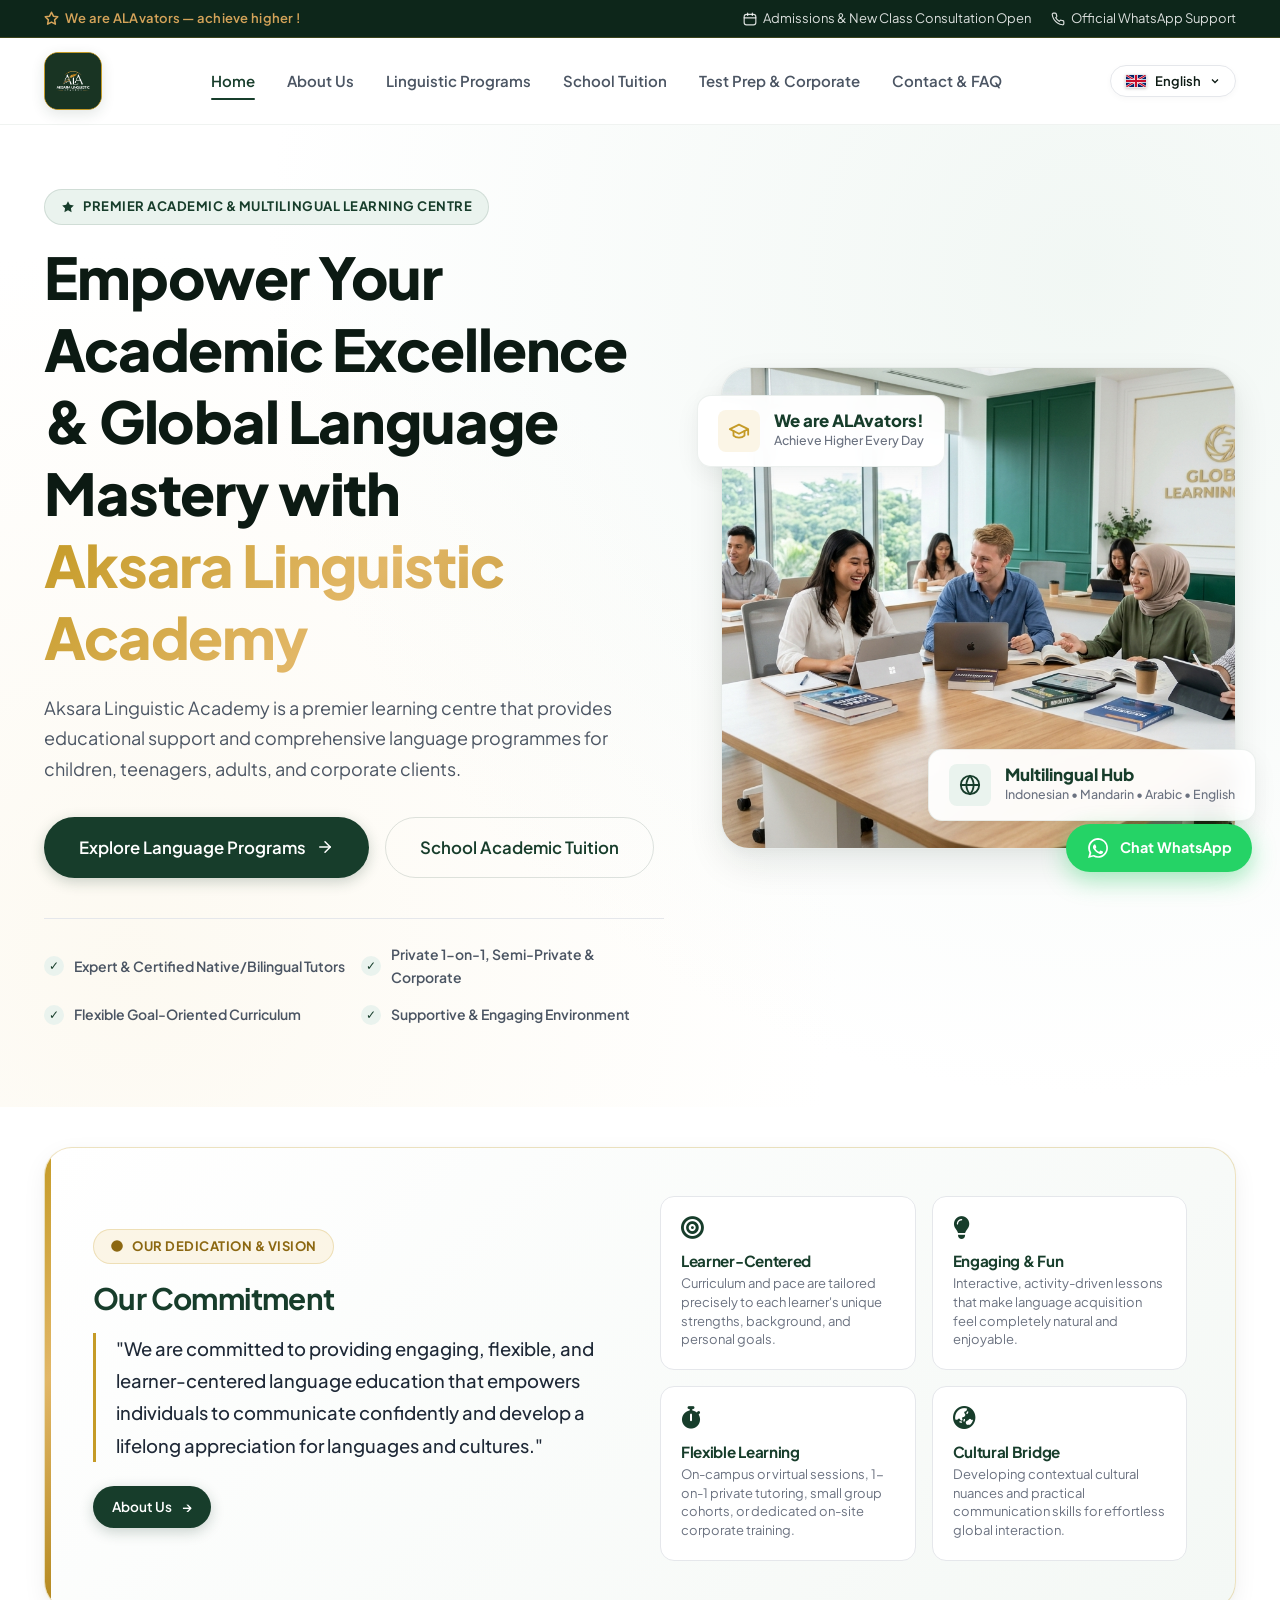
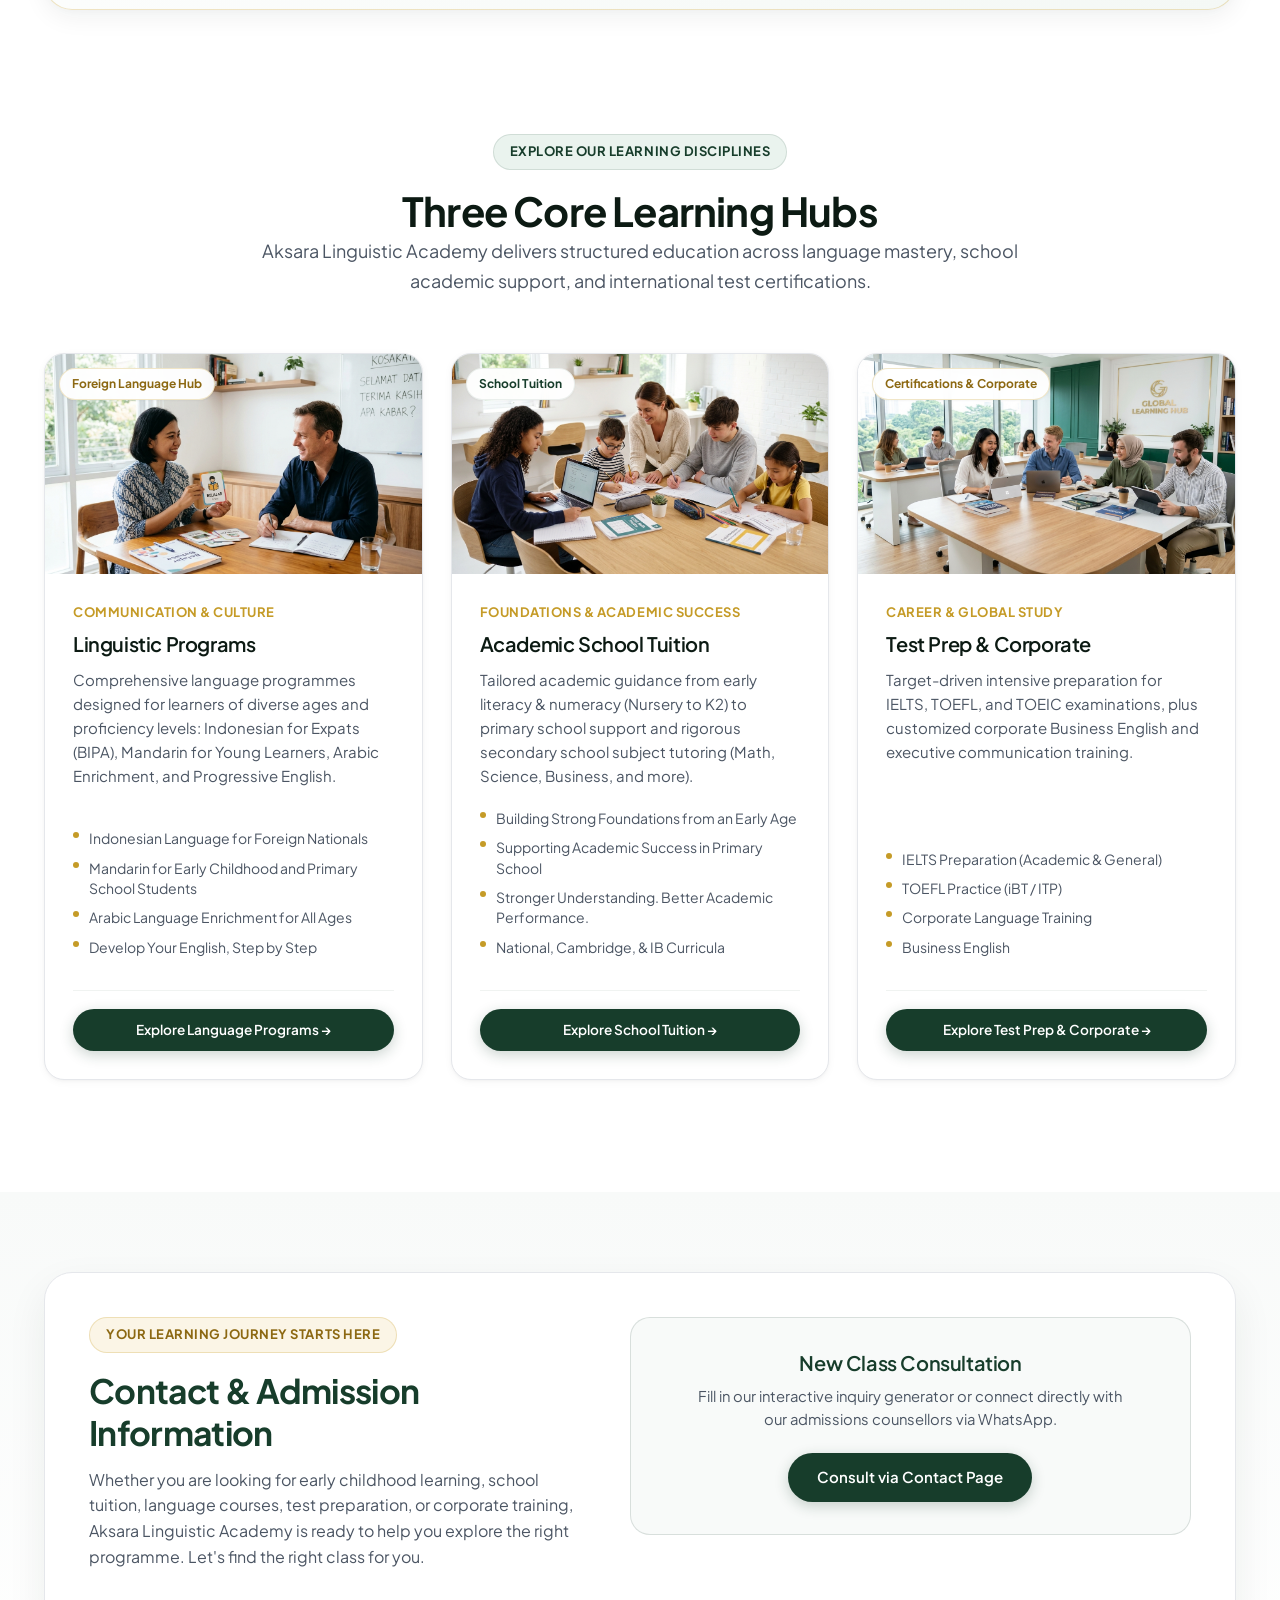
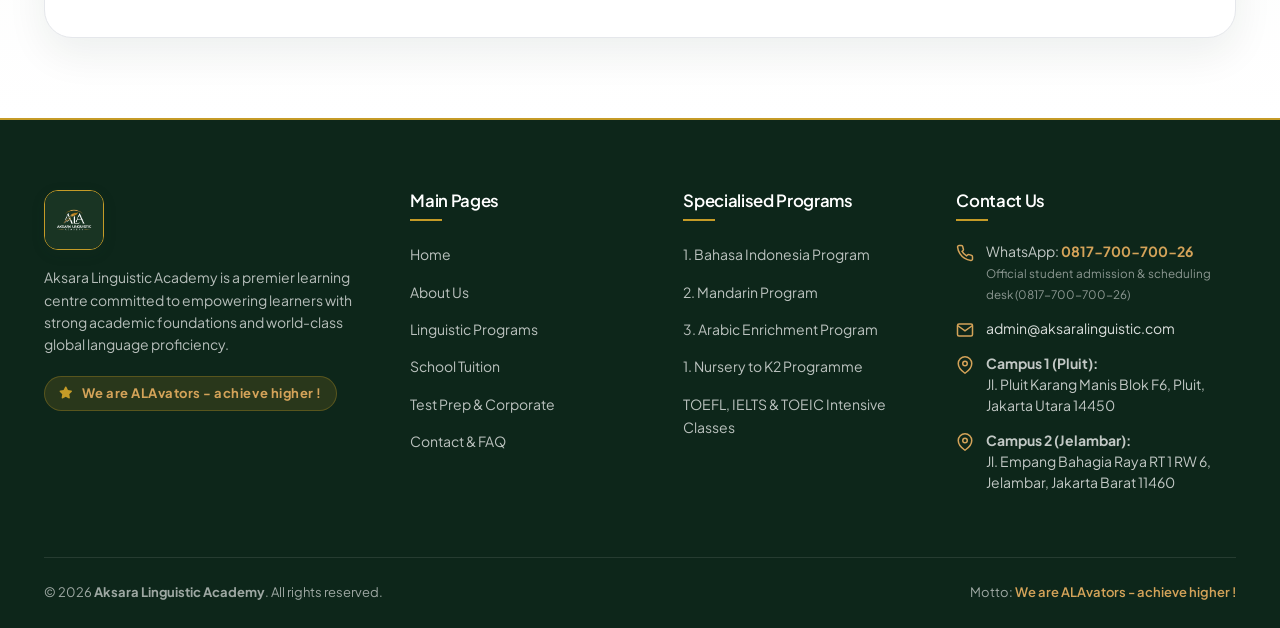
<file: index.html>
<!DOCTYPE html>
<html lang="en">
<head>
  <meta charset="UTF-8" />
  <meta name="viewport" content="width=device-width, initial-scale=1.0" />
  <title>Aksara Linguistic Academy | Premier Academic & Multilingual Learning Centre</title>
  <meta name="description" content="Aksara Linguistic Academy is a premier learning centre providing educational support and comprehensive language programmes for children, teenagers, adults, and corporate clients. We are ALAvators - achieve higher!" />
  <meta name="keywords" content="academic tuition, language academy, indonesian for foreigners, bipa, mandarin for kids, arabic enrichment, english course, ielts toefl toeic prep" />

  <!-- Google Fonts: Plus Jakarta Sans -->
  <link rel="preconnect" href="https://fonts.googleapis.com" />
  <link rel="preconnect" href="https://fonts.gstatic.com" crossorigin />
  <link href="https://fonts.googleapis.com/css2?family=Plus+Jakarta+Sans:wght@400;500;600;700;800&display=swap" rel="stylesheet" />

  <!-- Font Awesome 6 Free Solid Icons -->
  <link rel="stylesheet" href="https://cdnjs.cloudflare.com/ajax/libs/font-awesome/6.5.1/css/all.min.css" />

  <!-- Main Stylesheet -->
  <link rel="stylesheet" href="css/style.css" />

  <!-- Favicon -->
  <link rel="icon" type="image/jpeg" href="assets/logo.jpeg" />
</head>
<body>

  <!-- Top Announcement Bar -->
  <div class="top-bar">
    <div class="container top-bar-inner">
      <div class="slogan-tag">
        <svg width="15" height="15" viewBox="0 0 24 24" fill="none" stroke="currentColor" stroke-width="2.5" stroke-linecap="round" stroke-linejoin="round">
          <polygon points="12 2 15.09 8.26 22 9.27 17 14.14 18.18 21.02 12 17.77 5.82 21.02 7 14.14 2 9.27 8.91 8.26 12 2"></polygon>
        </svg>
        <span data-i18n="topbar.slogan">We are ALAvators — achieve higher !</span>
      </div>
      <div class="top-bar-links">
        <a href="kontak.html">
          <svg width="14" height="14" viewBox="0 0 24 24" fill="none" stroke="currentColor" stroke-width="2" stroke-linecap="round" stroke-linejoin="round">
            <rect x="2" y="4" width="20" height="18" rx="4"></rect>
            <path d="M8 2v4M16 2v4M2 10h20"></path>
          </svg>
          <span data-i18n="topbar.admission">Admissions & New Class Consultation Open</span>
        </a>
        <a href="https://wa.me/6281770070026" target="_blank">
          <svg width="14" height="14" viewBox="0 0 24 24" fill="none" stroke="currentColor" stroke-width="2" stroke-linecap="round" stroke-linejoin="round">
            <path d="M22 16.92v3a2 2 0 0 1-2.18 2 19.79 19.79 0 0 1-8.63-3.07 19.5 19.5 0 0 1-6-6 19.79 19.79 0 0 1-3.07-8.67A2 2 0 0 1 4.11 2h3a2 2 0 0 1 2 1.72 12.84 12.84 0 0 0 .7 2.81 2 2 0 0 1-.45 2.11L8.09 9.91a16 16 0 0 0 6 6l1.27-1.27a2 2 0 0 1 2.11-.45 12.84 12.84 0 0 0 2.81.7A2 2 0 0 1 22 16.92z"></path>
          </svg>
          <span data-i18n="topbar.whatsapp">Official WhatsApp Support</span>
        </a>
      </div>
    </div>
  </div>

  <!-- Main Navigation Header -->
  <header class="site-header">
    <div class="container navbar">
      <a href="index.html" class="brand-wrapper" aria-label="Aksara Linguistic Academy">
        <div class="brand-logo-frame">
          <img src="assets/logo.jpeg" alt="Aksara Linguistic Academy" class="brand-logo-img" />
        </div>
      </a>

      <!-- Multi-Page Navigation Links -->
      <nav class="nav-links" id="mainNav">
        <a href="index.html" class="nav-link active" data-i18n="nav.home">Home</a>
        <a href="tentang.html" class="nav-link" data-i18n="nav.about">About Us</a>
        <a href="program-bahasa.html" class="nav-link" data-i18n="nav.programs">Linguistic Programs</a>
        <a href="bimbel-sekolah.html" class="nav-link" data-i18n="nav.tuition">School Tuition</a>
        <a href="persiapan-ujian.html" class="nav-link" data-i18n="nav.testprep">Test Prep & Corporate</a>
        <a href="kontak.html" class="nav-link" data-i18n="nav.contact">Contact & FAQ</a>
      </nav>

      <!-- Action Buttons & Language Switcher -->
      <div class="nav-actions">
        <!-- Language Switcher Dropdown (EN / ID / ZH) -->
        <div class="lang-selector-dropdown">
          <button class="lang-btn" id="langDropdownBtn" type="button" aria-label="Select Language">
            <span id="currentLangFlag"><img src="assets/flags/uk.svg" alt="UK Flag" class="flag-icon" /></span>
            <span id="currentLangText">English</span>
            <svg width="12" height="12" viewBox="0 0 24 24" fill="none" stroke="currentColor" stroke-width="2.5"><polyline points="6 9 12 15 18 9"></polyline></svg>
          </button>
          <div class="lang-menu" id="langMenu">
            <button type="button" class="lang-option active" data-lang="en">
              <img src="assets/flags/uk.svg" alt="UK Flag" class="flag-icon" />
              <span>English (Default)</span>
            </button>
            <button type="button" class="lang-option" data-lang="id">
              <img src="assets/flags/id.svg" alt="Indonesia Flag" class="flag-icon" />
              <span>Bahasa Indonesia</span>
            </button>
            <button type="button" class="lang-option" data-lang="zh">
              <img src="assets/flags/cn.svg" alt="China Flag" class="flag-icon" />
              <span>中文 (Mandarin)</span>
            </button>
          </div>
        </div>

        <button class="menu-toggle" aria-label="Toggle navigation menu" aria-expanded="false">
          &#9776;
        </button>
      </div>
    </div>
  </header>

  <!-- Hero Section -->
  <section class="hero-section">
    <div class="container hero-grid">
      <div class="hero-content">
        <div class="badge-pill badge-emerald">
          <svg width="14" height="14" viewBox="0 0 24 24" fill="currentColor">
            <path d="M12 2l3.09 6.26L22 9.27l-5 4.87 1.18 6.88L12 17.77l-6.18 3.25L7 14.14 2 9.27l6.91-1.01L12 2z"/>
          </svg>
          <span data-i18n="badge.learning_hub">Premier Academic & Multilingual Learning Centre</span>
        </div>

        <h1 class="hero-title">
          <span data-i18n="hero.title_pre">Empower Your Academic Excellence & Global Language Mastery with</span>
          <span class="highlight-gold">Aksara Linguistic Academy</span>
        </h1>

        <p class="hero-desc" data-i18n="hero.desc">
          Aksara Linguistic Academy is a premier learning centre that provides educational support and comprehensive language programmes for children, teenagers, adults, and corporate clients.
        </p>

        <div class="hero-cta-group">
          <a href="program-bahasa.html" class="btn btn-primary btn-lg">
            <span data-i18n="btn.explore_programs">Explore Language Programs</span>
            <svg width="18" height="18" viewBox="0 0 24 24" fill="none" stroke="currentColor" stroke-width="2" stroke-linecap="round" stroke-linejoin="round">
              <line x1="5" y1="12" x2="19" y2="12"></line>
              <polyline points="12 5 19 12 12 19"></polyline>
            </svg>
          </a>
          <a href="bimbel-sekolah.html" class="btn btn-outline btn-lg" data-i18n="btn.school_tuition">
            School Academic Tuition
          </a>
        </div>

        <div class="hero-features-list">
          <div class="hero-feature-item">
            <div class="feature-check-icon">&#10003;</div>
            <span data-i18n="hero.feat_tutors">Expert & Certified Native/Bilingual Tutors</span>
          </div>
          <div class="hero-feature-item">
            <div class="feature-check-icon">&#10003;</div>
            <span data-i18n="hero.feat_format">Private 1-on-1, Semi-Private & Corporate</span>
          </div>
          <div class="hero-feature-item">
            <div class="feature-check-icon">&#10003;</div>
            <span data-i18n="hero.feat_curriculum">Flexible Goal-Oriented Curriculum</span>
          </div>
          <div class="hero-feature-item">
            <div class="feature-check-icon">&#10003;</div>
            <span data-i18n="hero.feat_environment">Supportive & Engaging Environment</span>
          </div>
        </div>
      </div>

      <!-- Hero Visual Media -->
      <div class="hero-media-wrapper">
        <div class="hero-card-frame">
          <img src="assets/hero.jpg" alt="Modern Learning Experience at Aksara Linguistic Academy" />
        </div>

        <!-- Floating Badge Top -->
        <div class="floating-badge badge-top">
          <div class="badge-icon-box gold">
            <svg width="22" height="22" viewBox="0 0 24 24" fill="none" stroke="currentColor" stroke-width="2" stroke-linecap="round" stroke-linejoin="round">
              <path d="M22 10v6M2 10l10-5 10 5-10 5z"></path>
              <path d="M6 12v5c3 3 9 3 12 0v-5"></path>
            </svg>
          </div>
          <div>
            <div class="badge-text-title">We are ALAvators!</div>
            <div class="badge-text-sub" data-i18n="hero.card_alavators_sub">Achieve Higher Every Day</div>
          </div>
        </div>

        <!-- Floating Badge Bottom -->
        <div class="floating-badge badge-bottom">
          <div class="badge-icon-box">
            <svg width="22" height="22" viewBox="0 0 24 24" fill="none" stroke="currentColor" stroke-width="2" stroke-linecap="round" stroke-linejoin="round">
              <circle cx="12" cy="12" r="10"></circle>
              <line x1="2" y1="12" x2="22" y2="12"></line>
              <path d="M12 2a15.3 15.3 0 0 1 4 10 15.3 15.3 0 0 1-4 10 15.3 15.3 0 0 1-4-10 15.3 15.3 0 0 1 4-10z"></path>
            </svg>
          </div>
          <div>
            <div class="badge-text-title" data-i18n="hero.card_hub">Multilingual Hub</div>
            <div class="badge-text-sub" data-i18n="hero.card_hub_sub">Indonesian • Mandarin • Arabic • English</div>
          </div>
        </div>
      </div>
    </div>
  </section>

  <!-- Our Commitment Section -->
  <section class="commitment-section">
    <div class="container">
      <div class="commitment-card">
        <div class="commitment-inner">
          <div class="commitment-content">
            <div class="badge-pill badge-gold">
              <svg width="14" height="14" viewBox="0 0 24 24" fill="currentColor">
                <circle cx="12" cy="12" r="10"></circle>
              </svg>
              <span data-i18n="badge.commitment">Our Dedication & Vision</span>
            </div>
            <h2 data-i18n="commitment.title">Our Commitment</h2>
            <p class="commitment-quote" data-i18n="commitment.quote">
              "We are committed to providing engaging, flexible, and learner-centered language education that empowers individuals to communicate confidently and develop a lifelong appreciation for languages and cultures."
            </p>
            <div style="margin-top: 24px;">
              <a href="tentang.html" class="btn btn-primary btn-sm">
                <span data-i18n="nav.about">About Us & Methodology</span> &rarr;
              </a>
            </div>
          </div>

          <div class="commitment-pillars">
            <div class="pillar-box">
              <div class="pillar-icon"><i class="fa-solid fa-bullseye"></i></div>
              <h4 data-i18n="commitment.p1_title">Learner-Centered</h4>
              <p data-i18n="commitment.p1_desc">Curriculum and pace are tailored precisely to each learner's unique strengths, background, and personal goals.</p>
            </div>
            <div class="pillar-box">
              <div class="pillar-icon"><i class="fa-solid fa-lightbulb"></i></div>
              <h4 data-i18n="commitment.p2_title">Engaging & Fun</h4>
              <p data-i18n="commitment.p2_desc">Interactive, activity-driven lessons that make language acquisition feel completely natural and enjoyable.</p>
            </div>
            <div class="pillar-box">
              <div class="pillar-icon"><i class="fa-solid fa-stopwatch"></i></div>
              <h4 data-i18n="commitment.p3_title">Flexible Learning</h4>
              <p data-i18n="commitment.p3_desc">On-campus or virtual sessions, 1-on-1 private tutoring, small group cohorts, or dedicated on-site corporate training.</p>
            </div>
            <div class="pillar-box">
              <div class="pillar-icon"><i class="fa-solid fa-earth-asia"></i></div>
              <h4 data-i18n="commitment.p4_title">Cultural Bridge</h4>
              <p data-i18n="commitment.p4_desc">Developing contextual cultural nuances and practical communication skills for effortless global interaction.</p>
            </div>
          </div>
        </div>
      </div>
    </div>
  </section>

  <!-- Three Core Hubs Overview -->
  <section class="page-section bg-white">
    <div class="container">
      <div class="section-header">
        <div class="badge-pill badge-emerald" data-i18n="hubs.section_badge">Explore Our Learning Disciplines</div>
        <h2 data-i18n="hubs.section_title">Three Core Learning Hubs</h2>
        <p class="lead-text" data-i18n="hubs.section_desc">
          Aksara Linguistic Academy delivers structured education across language mastery, school academic support, and international test certifications.
        </p>
      </div>

      <div class="cards-grid-3">
        <!-- Hub 1: Linguistic Programs -->
        <article class="program-card">
          <div class="card-img-wrapper">
            <img src="assets/indonesian.jpg" alt="Linguistic Programs at Aksara Linguistic Academy" loading="lazy" />
            <span class="card-tag gold" data-i18n="hubs.c1_tag">Foreign Language Hub</span>
          </div>
          <div class="card-body">
            <span class="card-subtitle" data-i18n="hubs.c1_sub">Communication & Culture</span>
            <h4 class="card-title" data-i18n="hubs.c1_title">Linguistic Programs</h4>
            <p class="card-text" data-i18n="hubs.c1_desc">
              Comprehensive language programmes designed for learners of diverse ages and proficiency levels: Indonesian for Expats (BIPA), Mandarin for Young Learners, Arabic Enrichment, and Progressive English.
            </p>
            <ul class="card-features-list">
              <li><div class="bullet-dot"></div><span data-i18n="bipa.sub">Indonesian Language for Foreign Nationals (BIPA)</span></li>
              <li><div class="bullet-dot"></div><span data-i18n="mandarin.sub">Mandarin for Early Childhood and Primary Students</span></li>
              <li><div class="bullet-dot"></div><span data-i18n="arabic.sub">Arabic Language Enrichment for All Ages</span></li>
              <li><div class="bullet-dot"></div><span data-i18n="english.sub">Develop Your English, Step by Step</span></li>
            </ul>
            <div class="card-footer">
              <a href="program-bahasa.html" class="btn btn-primary btn-sm" style="width: 100%;" data-i18n="hubs.c1_btn">
                Explore Language Programs →
              </a>
            </div>
          </div>
        </article>

        <!-- Hub 2: Academic School Tuition -->
        <article class="program-card">
          <div class="card-img-wrapper">
            <img src="assets/tuition.jpg" alt="Academic School Tuition" loading="lazy" />
            <span class="card-tag" data-i18n="hubs.c2_tag">School Tuition</span>
          </div>
          <div class="card-body">
            <span class="card-subtitle" data-i18n="hubs.c2_sub">Foundations & Academic Success</span>
            <h4 class="card-title" data-i18n="hubs.c2_title">Academic School Tuition</h4>
            <p class="card-text" data-i18n="hubs.c2_desc">
              Tailored academic guidance from early literacy & numeracy (Nursery to K2) to primary school support and rigorous secondary school subject tutoring (Math, Science, Business, and more).
            </p>
            <ul class="card-features-list">
              <li><div class="bullet-dot"></div><span data-i18n="k2.sub">Nursery to K2: Calistung & English Phonics</span></li>
              <li><div class="bullet-dot"></div><span data-i18n="primary.sub">Primary Tuition: All Subjects & Exam Prep</span></li>
              <li><div class="bullet-dot"></div><span data-i18n="sec.sub">Secondary Tuition: Mathematics, Science, Business</span></li>
              <li><div class="bullet-dot"></div><span>National, Cambridge, & IB Curricula</span></li>
            </ul>
            <div class="card-footer">
              <a href="bimbel-sekolah.html" class="btn btn-primary btn-sm" style="width: 100%;" data-i18n="hubs.c2_btn">
                Explore School Tuition →
              </a>
            </div>
          </div>
        </article>

        <!-- Hub 3: Test Prep & Corporate -->
        <article class="program-card">
          <div class="card-img-wrapper">
            <img src="assets/hero.jpg" alt="Test Prep & Corporate Training" loading="lazy" />
            <span class="card-tag gold" data-i18n="hubs.c3_tag">Certifications & Corporate</span>
          </div>
          <div class="card-body">
            <span class="card-subtitle" data-i18n="hubs.c3_sub">Career & Global Study</span>
            <h4 class="card-title" data-i18n="hubs.c3_title">Test Prep & Corporate</h4>
            <p class="card-text" data-i18n="hubs.c3_desc">
              Target-driven intensive preparation for IELTS, TOEFL, and TOEIC examinations, plus customized corporate Business English and executive communication training.
            </p>
            <ul class="card-features-list">
              <li><div class="bullet-dot"></div><span data-i18n="ielts.card1_t">IELTS Preparation (Academic & General)</span></li>
              <li><div class="bullet-dot"></div><span data-i18n="ielts.card2_t">TOEFL Practice (iBT / ITP)</span></li>
              <li><div class="bullet-dot"></div><span data-i18n="corp.title">Corporate Language Training</span></li>
              <li><div class="bullet-dot"></div><span data-i18n="corp.t1_t">Business English & Professional Emails</span></li>
            </ul>
            <div class="card-footer">
              <a href="persiapan-ujian.html" class="btn btn-primary btn-sm" style="width: 100%;" data-i18n="hubs.c3_btn">
                Explore Test Prep & Corporate →
              </a>
            </div>
          </div>
        </article>
      </div>
    </div>
  </section>

  <!-- CTA Box linking to Contact / WhatsApp Consultation -->
  <section class="consultation-section">
    <div class="container">
      <div class="consultation-box">
        <div class="consultation-info">
          <div class="badge-pill badge-gold" data-i18n="contact.page_title">Your Learning Journey Starts Here</div>
          <h2 data-i18n="contact.box_title">Contact & Admission Information</h2>
          <p class="lead-text" data-i18n="contact.page_desc">
            Whether you are looking for early childhood learning, school tuition, language courses, test preparation, or corporate training, Aksara Linguistic Academy is ready to help you explore the right programme. Let's find the right class for you.
          </p>
        </div>

        <div style="background: var(--bg-subtle); padding: 32px 28px; border-radius: var(--radius-lg); border: 1px solid var(--border-emerald); text-align: center;">
          <h4 style="font-size: 1.25rem; margin-bottom: 10px; color: var(--brand-emerald);" data-i18n="form.heading">New Class Consultation</h4>
          <p style="font-size: 0.925rem; color: var(--text-secondary); margin-bottom: 22px; max-width: 440px; margin-left: auto; margin-right: auto; line-height: 1.55;" data-i18n="contact.box_desc">
            Fill in our interactive inquiry generator or connect directly with our admissions counsellors via WhatsApp.
          </p>
          <a href="kontak.html" class="btn btn-primary" data-i18n="btn.contact_page" style="display: inline-flex; align-items: center; justify-content: center; padding: 11px 28px; font-size: 0.9375rem;">
            Consult via Contact Page
          </a>
        </div>
      </div>
    </div>
  </section>

  <!-- Site Footer -->
  <footer class="site-footer">
    <div class="container">
      <div class="footer-top">
        <div class="footer-brand">
          <div class="brand-logo-frame">
            <img src="assets/logo.jpeg" alt="Aksara Linguistic Academy Seal" class="brand-logo-img" />
          </div>
          <p data-i18n="footer.desc">
            Aksara Linguistic Academy is a premier learning centre committed to empowering learners with strong academic foundations and world-class global language proficiency.
          </p>
          <div class="footer-slogan">
            <i class="fa-solid fa-star"></i> <span data-i18n="footer.motto">We are ALAvators - achieve higher !</span>
          </div>
        </div>

        <div class="footer-col">
          <h4 data-i18n="footer.nav_title">Main Pages</h4>
          <ul class="footer-links">
            <li><a href="index.html" data-i18n="nav.home">Home</a></li>
            <li><a href="tentang.html" data-i18n="nav.about">About Us</a></li>
            <li><a href="program-bahasa.html" data-i18n="nav.programs">Linguistic Programs</a></li>
            <li><a href="bimbel-sekolah.html" data-i18n="nav.tuition">School Tuition</a></li>
            <li><a href="persiapan-ujian.html" data-i18n="nav.testprep">Test Prep & Corporate</a></li>
            <li><a href="kontak.html" data-i18n="nav.contact">Contact & FAQ</a></li>
          </ul>
        </div>

        <div class="footer-col">
          <h4 data-i18n="footer.prog_title">Specialised Programs</h4>
          <ul class="footer-links">
            <li><a href="program-bahasa.html" data-i18n="bipa.title">Bahasa Indonesia (BIPA)</a></li>
            <li><a href="program-bahasa.html" data-i18n="mandarin.title">Mandarin for Children</a></li>
            <li><a href="program-bahasa.html" data-i18n="arabic.title">Arabic Enrichment</a></li>
            <li><a href="bimbel-sekolah.html" data-i18n="k2.title">Nursery to K2 Calistung</a></li>
            <li><a href="persiapan-ujian.html" data-i18n="ielts.title">TOEFL & IELTS Intensive</a></li>
          </ul>
        </div>

        <div class="footer-col">
          <h4 data-i18n="footer.contact_title">Contact Us</h4>
          <ul class="footer-contact-info">
            <li>
              <svg width="18" height="18" viewBox="0 0 24 24" fill="none" stroke="currentColor" stroke-width="2">
                <path d="M22 16.92v3a2 2 0 0 1-2.18 2 19.79 19.79 0 0 1-8.63-3.07 19.5 19.5 0 0 1-6-6 19.79 19.79 0 0 1-3.07-8.67A2 2 0 0 1 4.11 2h3a2 2 0 0 1 2 1.72 12.84 12.84 0 0 0 .7 2.81 2 2 0 0 1-.45 2.11L8.09 9.91a16 16 0 0 0 6 6l1.27-1.27a2 2 0 0 1 2.11-.45 12.84 12.84 0 0 0 2.81.7A2 2 0 0 1 22 16.92z"></path>
              </svg>
              <span>WhatsApp: <a href="https://wa.me/6281770070026" target="_blank" style="color: var(--brand-gold-light); font-weight: 700;">0817-700-700-26</a><br><small style="opacity: 0.7;" data-i18n="contact.wa_desc">(Official Admission Support)</small></span>
            </li>
            <li>
              <svg width="18" height="18" viewBox="0 0 24 24" fill="none" stroke="currentColor" stroke-width="2">
                <path d="M4 4h16c1.1 0 2 .9 2 2v12c0 1.1-.9 2-2 2H4c-1.1 0-2-.9-2-2V6c0-1.1.9-2 2-2z"></path>
                <polyline points="22,6 12,13 2,6"></polyline>
              </svg>
              <span><a href="mailto:admin@aksaralinguistic.com" style="color: rgba(255,255,255,0.85);">admin@aksaralinguistic.com</a></span>
            </li>
            <li>
              <svg width="18" height="18" viewBox="0 0 24 24" fill="none" stroke="currentColor" stroke-width="2">
                <path d="M21 10c0 7-9 13-9 13s-9-6-9-13a9 9 0 0 1 18 0z"></path>
                <circle cx="12" cy="10" r="3"></circle>
              </svg>
              <span>
                <strong data-i18n="footer.c1_title">Campus 1 (Pluit):</strong><br>
                Jl. Pluit Karang Manis Blok F6, Pluit, Jakarta Utara 14450
              </span>
            </li>
            <li>
              <svg width="18" height="18" viewBox="0 0 24 24" fill="none" stroke="currentColor" stroke-width="2">
                <path d="M21 10c0 7-9 13-9 13s-9-6-9-13a9 9 0 0 1 18 0z"></path>
                <circle cx="12" cy="10" r="3"></circle>
              </svg>
              <span>
                <strong data-i18n="footer.c2_title">Campus 2 (Jelambar):</strong><br>
                Jl. Empang Bahagia Raya RT 1 RW 6, Jelambar, Jakarta Barat 11460
              </span>
            </li>
          </ul>
        </div>
      </div>

      <div class="footer-bottom">
        <div>&copy; 2026 <strong>Aksara Linguistic Academy</strong>. <span data-i18n="footer.rights">All rights reserved.</span></div>
        <div>Motto: <span style="color: var(--brand-gold-light); font-weight: 600;" data-i18n="footer.motto">We are ALAvators - achieve higher !</span></div>
      </div>
    </div>
  </footer>

  <!-- Floating Direct WhatsApp Button -->
  <a href="https://wa.me/6281770070026?text=Hello%20Aksara%20Linguistic%20Academy!%20I%20would%20like%20to%20inquire%20about%20your%20learning%20programs." class="floating-wa-btn" target="_blank" aria-label="Contact WhatsApp">
    <svg width="24" height="24" viewBox="0 0 24 24" fill="currentColor">
      <path d="M12.04 2c-5.46 0-9.91 4.45-9.91 9.91 0 1.75.46 3.45 1.32 4.95L2.05 22l5.25-1.38c1.45.79 3.08 1.21 4.74 1.21 5.46 0 9.91-4.45 9.91-9.91 0-2.65-1.03-5.14-2.9-7.01A9.82 9.82 0 0 0 12.04 2zm.01 1.67c2.2 0 4.26.86 5.82 2.42a8.2 8.2 0 0 1 2.41 5.82c0 4.54-3.7 8.24-8.24 8.24-1.42 0-2.82-.37-4.06-1.08l-.29-.17-3.12.82.83-3.04-.19-.3a8.17 8.17 0 0 1-1.25-4.47c0-4.54 3.7-8.24 8.24-8.24zm4.52 11.66c-.25-.13-1.47-.72-1.7-.81-.23-.08-.39-.13-.56.13-.17.25-.64.81-.79.97-.14.17-.29.19-.54.06-.25-.13-1.06-.39-2.02-1.24-.75-.67-1.25-1.49-1.4-1.74-.14-.25-.02-.39.11-.51.11-.11.25-.29.37-.43.13-.14.17-.25.25-.42.08-.17.04-.31-.02-.44-.06-.13-.56-1.35-.77-1.85-.2-.49-.41-.42-.56-.43h-.48c-.16 0-.43.06-.66.31-.23.25-.87.85-.87 2.08s.89 2.41 1.02 2.58c.13.17 1.76 2.68 4.26 3.76.6.26 1.06.41 1.42.53.6.19 1.15.16 1.58.1.48-.07 1.47-.6 1.68-1.18.21-.58.21-1.07.15-1.18-.06-.11-.22-.18-.47-.3z"/>
    </svg>
    <span data-i18n="btn.floating_wa">Chat WhatsApp</span>
  </a>

  <!-- JavaScript Modules -->
  <script src="js/translations.js"></script>
  <script src="js/main.js"></script>
</body>
</html>
</file>
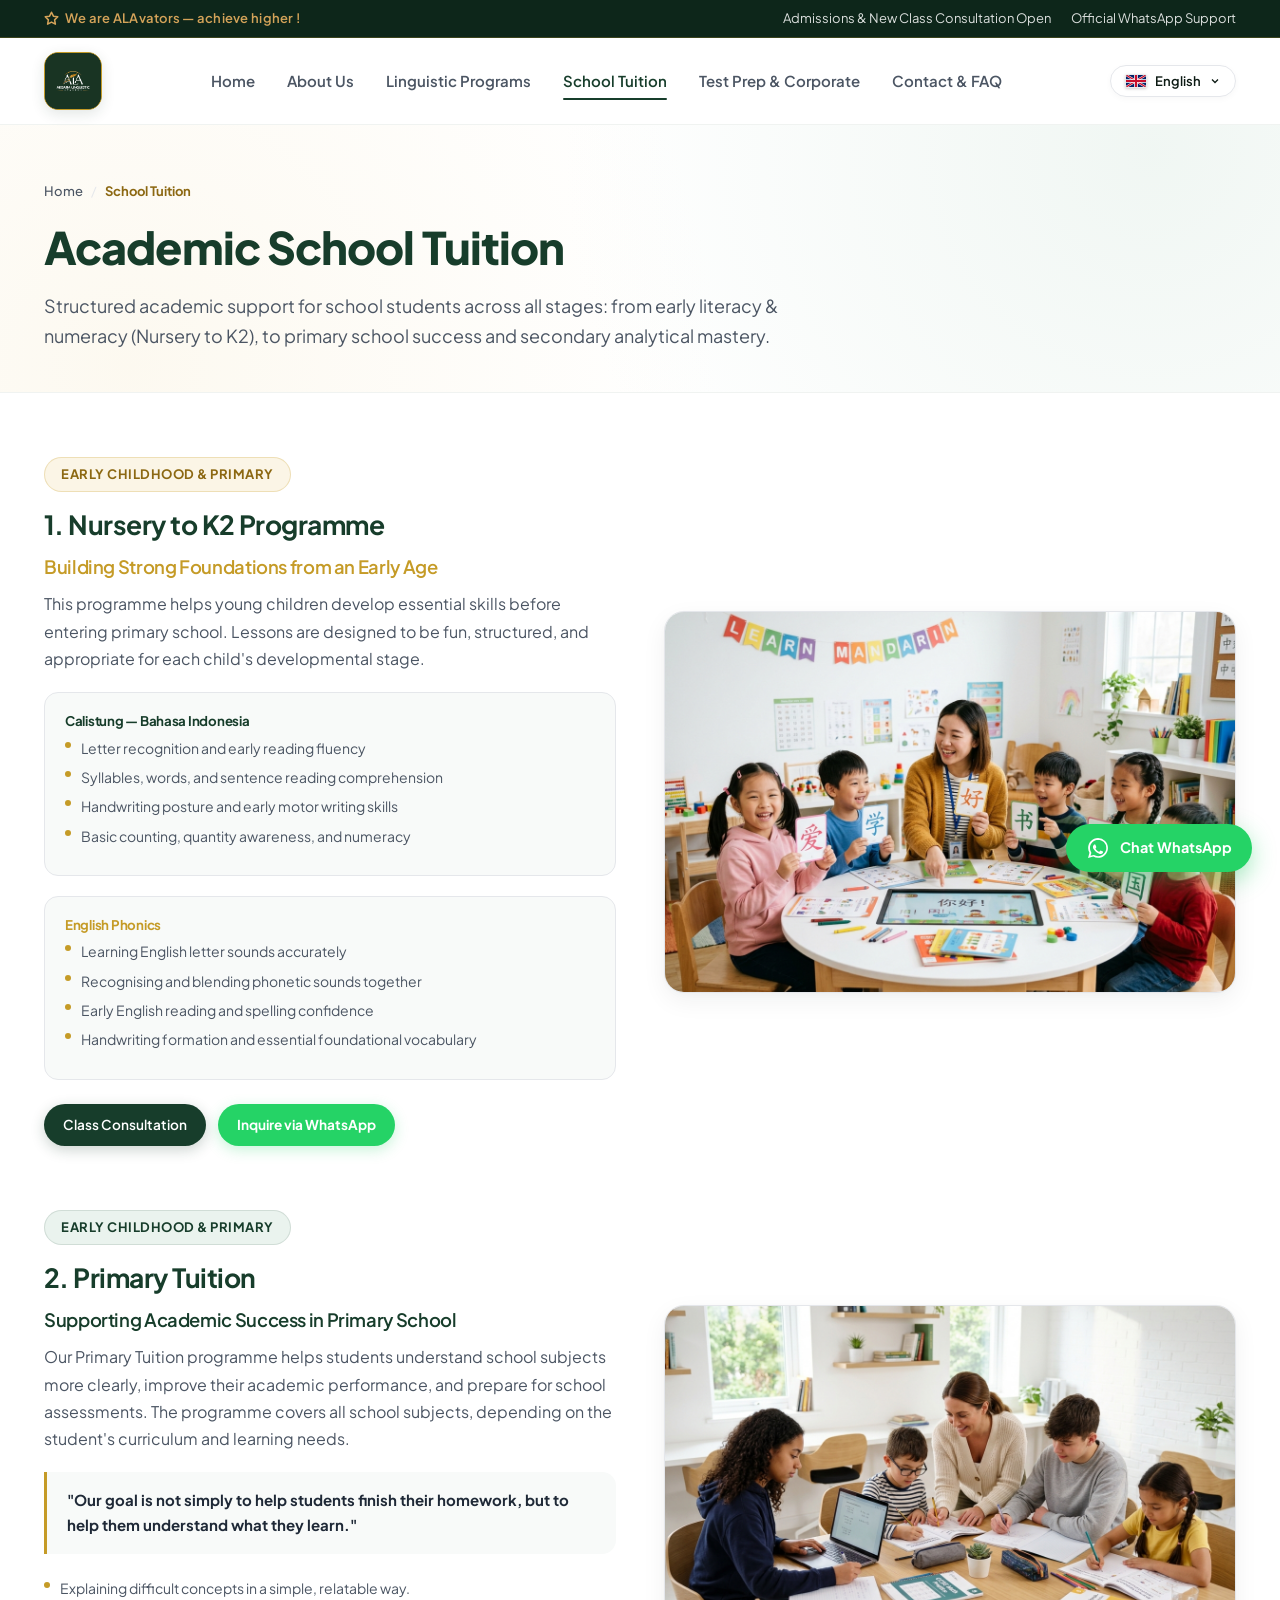
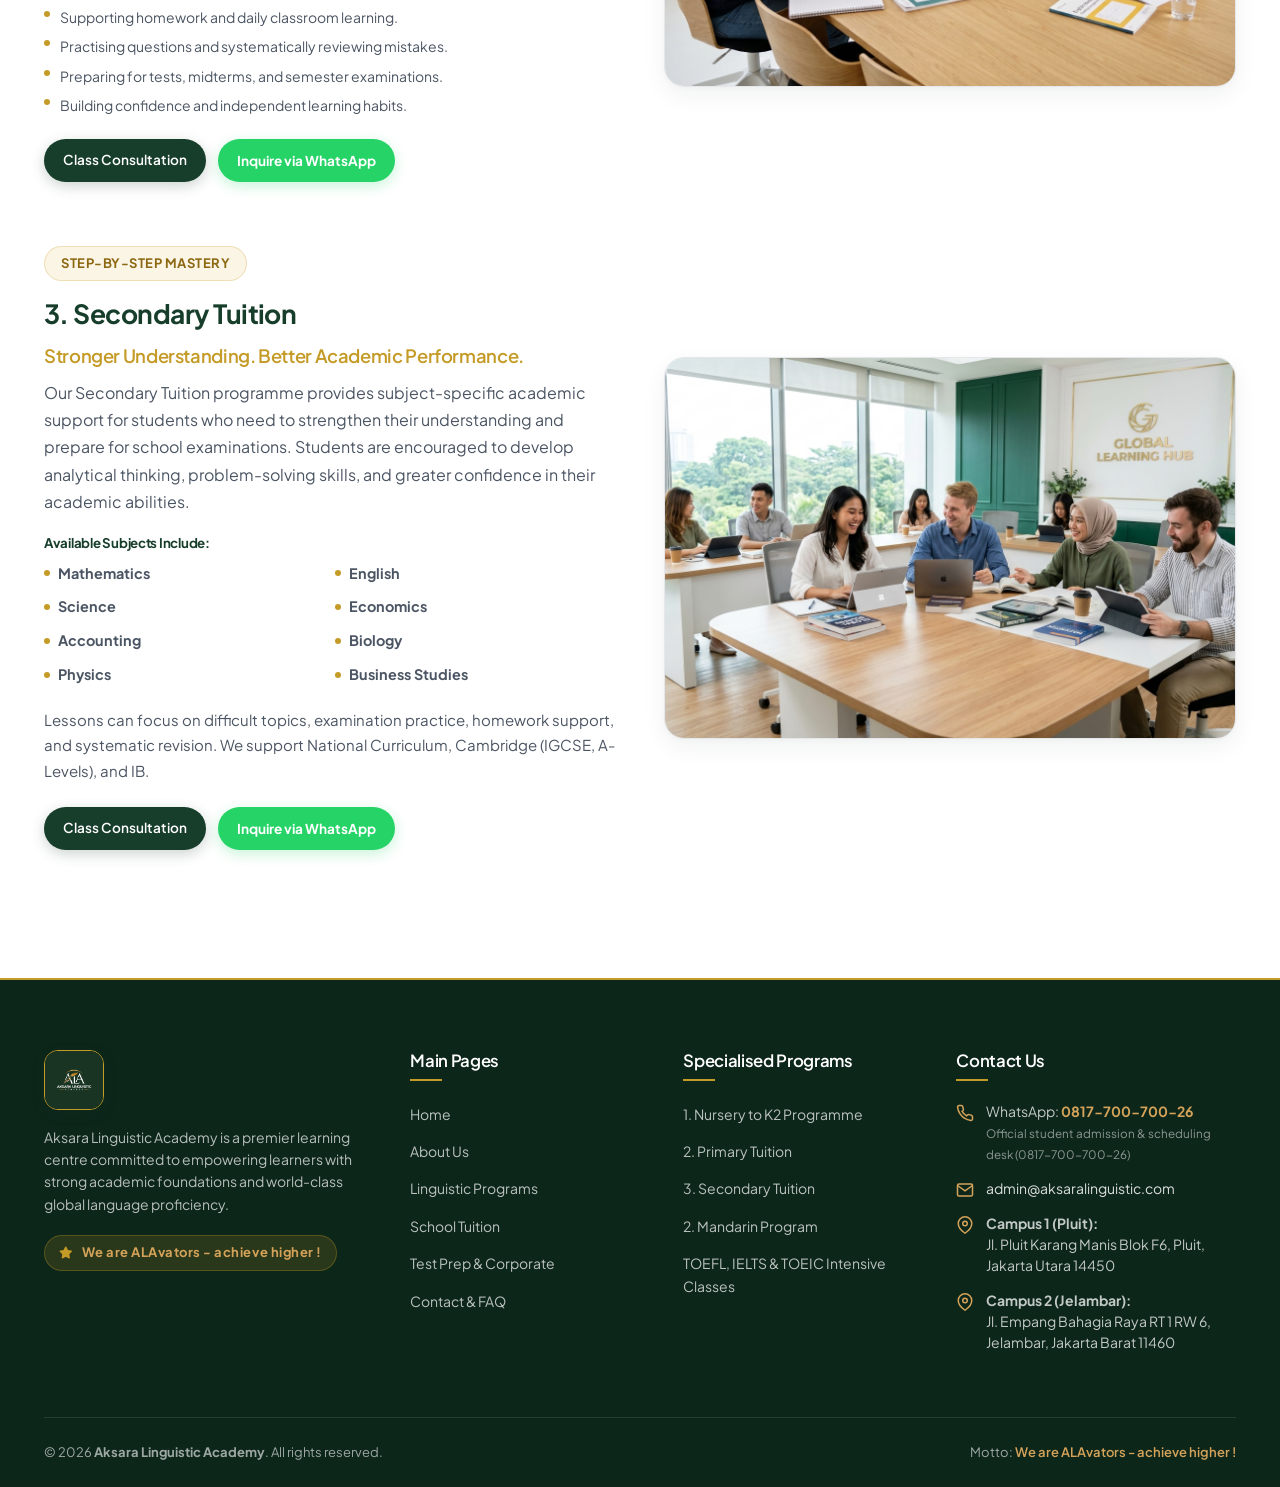
<file: bimbel-sekolah.html>
<!DOCTYPE html>
<html lang="en">
<head>
  <meta charset="UTF-8" />
  <meta name="viewport" content="width=device-width, initial-scale=1.0" />
  <title>Academic School Tuition | Aksara Linguistic Academy</title>
  <meta name="description" content="Comprehensive school academic support: Nursery to K2 Early Foundations (Calistung & Phonics), Primary Tuition, and Secondary School Tuition." />

  <!-- Google Fonts: Plus Jakarta Sans -->
  <link rel="preconnect" href="https://fonts.googleapis.com" />
  <link rel="preconnect" href="https://fonts.gstatic.com" crossorigin />
  <link href="https://fonts.googleapis.com/css2?family=Plus+Jakarta+Sans:wght@400;500;600;700;800&display=swap" rel="stylesheet" />

  <!-- Font Awesome 6 Free Solid Icons -->
  <link rel="stylesheet" href="https://cdnjs.cloudflare.com/ajax/libs/font-awesome/6.5.1/css/all.min.css" />

  <!-- Main Stylesheet -->
  <link rel="stylesheet" href="css/style.css" />
  <link rel="icon" type="image/jpeg" href="assets/logo.jpeg" />
</head>
<body>

  <!-- Top Announcement Bar -->
  <div class="top-bar">
    <div class="container top-bar-inner">
      <div class="slogan-tag">
        <svg width="15" height="15" viewBox="0 0 24 24" fill="none" stroke="currentColor" stroke-width="2.5" stroke-linecap="round" stroke-linejoin="round">
          <polygon points="12 2 15.09 8.26 22 9.27 17 14.14 18.18 21.02 12 17.77 5.82 21.02 7 14.14 2 9.27 8.91 8.26 12 2"></polygon>
        </svg>
        <span data-i18n="topbar.slogan">We are ALAvators — achieve higher !</span>
      </div>
      <div class="top-bar-links">
        <a href="kontak.html" data-i18n="topbar.admission">Admissions & New Class Consultation Open</a>
        <a href="https://wa.me/6281770070026" target="_blank" data-i18n="topbar.whatsapp">Official WhatsApp Support</a>
      </div>
    </div>
  </div>

  <!-- Navigation Header -->
  <header class="site-header">
    <div class="container navbar">
      <a href="index.html" class="brand-wrapper" aria-label="Aksara Linguistic Academy">
        <div class="brand-logo-frame">
          <img src="assets/logo.jpeg" alt="Aksara Linguistic Academy" class="brand-logo-img" />
        </div>
      </a>

      <nav class="nav-links" id="mainNav">
        <a href="index.html" class="nav-link" data-i18n="nav.home">Home</a>
        <a href="tentang.html" class="nav-link" data-i18n="nav.about">About Us</a>
        <a href="program-bahasa.html" class="nav-link" data-i18n="nav.programs">Linguistic Programs</a>
        <a href="bimbel-sekolah.html" class="nav-link active" data-i18n="nav.tuition">School Tuition</a>
        <a href="persiapan-ujian.html" class="nav-link" data-i18n="nav.testprep">Test Prep & Corporate</a>
        <a href="kontak.html" class="nav-link" data-i18n="nav.contact">Contact & FAQ</a>
      </nav>

      <div class="nav-actions">
        <!-- Language Switcher Dropdown -->
        <div class="lang-selector-dropdown">
          <button class="lang-btn" id="langDropdownBtn" type="button" aria-label="Select Language">
            <span id="currentLangFlag"><img src="assets/flags/uk.svg" alt="UK Flag" class="flag-icon" /></span>
            <span id="currentLangText">English</span>
            <svg width="12" height="12" viewBox="0 0 24 24" fill="none" stroke="currentColor" stroke-width="2.5"><polyline points="6 9 12 15 18 9"></polyline></svg>
          </button>
          <div class="lang-menu" id="langMenu">
            <button type="button" class="lang-option active" data-lang="en">
              <img src="assets/flags/uk.svg" alt="UK Flag" class="flag-icon" />
              <span>English (Default)</span>
            </button>
            <button type="button" class="lang-option" data-lang="id">
              <img src="assets/flags/id.svg" alt="Indonesia Flag" class="flag-icon" />
              <span>Bahasa Indonesia</span>
            </button>
            <button type="button" class="lang-option" data-lang="zh">
              <img src="assets/flags/cn.svg" alt="China Flag" class="flag-icon" />
              <span>中文 (Mandarin)</span>
            </button>
          </div>
        </div>

        <button class="menu-toggle" aria-label="Toggle navigation menu" aria-expanded="false">
          &#9776;
        </button>
      </div>
    </div>
  </header>

  <!-- Subpage Hero Banner -->
  <section class="page-hero">
    <div class="container">
      <div class="breadcrumb-nav">
        <a href="index.html" data-i18n="nav.home">Home</a>
        <span class="separator">/</span>
        <span class="current" data-i18n="nav.tuition">School Tuition</span>
      </div>
      <h1 class="page-title" data-i18n="tuition.page_title">Academic School Tuition</h1>
      <p class="page-desc" data-i18n="tuition.page_desc">
        Structured academic support for school students across all stages: from early literacy & numeracy (Nursery to K2), to primary school success and secondary analytical mastery.
      </p>
    </div>
  </section>

  <!-- Detailed Academic Tuition Programs -->
  <section class="page-section bg-white">
    <div class="container">

      <!-- Program 1: Nursery to K2 -->
      <div class="feature-block-grid">
        <div class="feature-content">
          <div class="badge-pill badge-gold" data-i18n="badge.early_primary">Early Foundations</div>
          <h3 data-i18n="k2.title">1. Nursery to K2 Programme</h3>
          <h4 style="color: var(--brand-gold); margin-bottom: 12px; font-weight: 600;" data-i18n="k2.sub">Building Strong Foundations from an Early Age</h4>
          <p data-i18n="k2.desc">
            This programme helps young children develop essential skills before entering primary school. Lessons are designed to be fun, structured, and appropriate for each child's developmental stage.
          </p>

          <div style="background: var(--bg-subtle); padding: 20px; border-radius: var(--radius-md); border: 1px solid var(--border-light); margin-bottom: 20px;">
            <h5 style="color: var(--brand-emerald); font-weight: 700; margin-bottom: 8px;" data-i18n="k2.calistung_title">Calistung — Bahasa Indonesia</h5>
            <ul class="card-features-list" style="margin-bottom: 0;">
              <li><div class="bullet-dot"></div><span data-i18n="k2.calistung_1">Letter recognition and early reading fluency</span></li>
              <li><div class="bullet-dot"></div><span data-i18n="k2.calistung_2">Syllables, words, and sentence reading comprehension</span></li>
              <li><div class="bullet-dot"></div><span data-i18n="k2.calistung_3">Handwriting posture and early motor writing skills</span></li>
              <li><div class="bullet-dot"></div><span data-i18n="k2.calistung_4">Basic counting, quantity awareness, and numeracy</span></li>
            </ul>
          </div>

          <div style="background: var(--bg-subtle); padding: 20px; border-radius: var(--radius-md); border: 1px solid var(--border-light); margin-bottom: 24px;">
            <h5 style="color: var(--brand-gold); font-weight: 700; margin-bottom: 8px;" data-i18n="k2.phonics_title">English Phonics</h5>
            <ul class="card-features-list" style="margin-bottom: 0;">
              <li><div class="bullet-dot"></div><span data-i18n="k2.phonics_1">Learning English letter sounds accurately</span></li>
              <li><div class="bullet-dot"></div><span data-i18n="k2.phonics_2">Recognising and blending phonetic sounds together</span></li>
              <li><div class="bullet-dot"></div><span data-i18n="k2.phonics_3">Early English reading and spelling confidence</span></li>
              <li><div class="bullet-dot"></div><span data-i18n="k2.phonics_4">Handwriting formation and essential foundational vocabulary</span></li>
            </ul>
          </div>

          <div style="display: flex; gap: 12px; flex-wrap: wrap;">
            <a href="kontak.html" class="btn btn-primary btn-sm" data-i18n="btn.consult_class">Class Consultation</a>
            <button type="button" class="btn btn-whatsapp btn-sm btn-direct-wa" data-program="Nursery to K2 Early Foundations">
              <span data-i18n="btn.ask_whatsapp">Inquire via WhatsApp</span>
            </button>
          </div>
        </div>
        <div class="feature-media">
          <img src="assets/mandarin.jpg" alt="Children enjoying early learning activities" />
        </div>
      </div>

      <!-- Program 2: Primary Tuition -->
      <div class="feature-block-grid reverse">
        <div class="feature-content">
          <div class="badge-pill badge-emerald" data-i18n="badge.early_primary">Primary School</div>
          <h3 data-i18n="primary.title">2. Primary Tuition</h3>
          <h4 style="color: var(--brand-emerald); margin-bottom: 12px; font-weight: 600;" data-i18n="primary.sub">Supporting Academic Success in Primary School</h4>
          <p data-i18n="primary.desc">
            Our Primary Tuition programme helps students understand school subjects more clearly, improve their academic performance, and prepare for school assessments. The programme covers all school subjects, depending on the student's curriculum and learning needs.
          </p>

          <div class="feature-box-highlight">
            <strong data-i18n="primary.quote">"Our goal is not simply to help students finish their homework, but to help them understand what they learn."</strong>
          </div>

          <ul class="card-features-list" style="margin-bottom: 24px;">
            <li><div class="bullet-dot"></div><span data-i18n="primary.f1">Explaining difficult concepts in a simple, relatable way.</span></li>
            <li><div class="bullet-dot"></div><span data-i18n="primary.f2">Supporting homework and daily classroom learning.</span></li>
            <li><div class="bullet-dot"></div><span data-i18n="primary.f3">Practising questions and systematically reviewing mistakes.</span></li>
            <li><div class="bullet-dot"></div><span data-i18n="primary.f4">Preparing for tests, midterms, and semester examinations.</span></li>
            <li><div class="bullet-dot"></div><span data-i18n="primary.f5">Building confidence and independent learning habits.</span></li>
          </ul>

          <div style="display: flex; gap: 12px; flex-wrap: wrap;">
            <a href="kontak.html" class="btn btn-primary btn-sm" data-i18n="btn.consult_class">Class Consultation</a>
            <button type="button" class="btn btn-whatsapp btn-sm btn-direct-wa" data-program="Primary Tuition">
              <span data-i18n="btn.ask_whatsapp">Inquire via WhatsApp</span>
            </button>
          </div>
        </div>
        <div class="feature-media">
          <img src="assets/tuition.jpg" alt="Primary students learning with dedicated tutor" />
        </div>
      </div>

      <!-- Program 3: Secondary Tuition -->
      <div class="feature-block-grid">
        <div class="feature-content">
          <div class="badge-pill badge-gold" data-i18n="badge.step_mastery">Secondary & High School</div>
          <h3 data-i18n="sec.title">3. Secondary Tuition</h3>
          <h4 style="color: var(--brand-gold); margin-bottom: 12px; font-weight: 600;" data-i18n="sec.sub">Stronger Understanding. Better Academic Performance.</h4>
          <p data-i18n="sec.desc">
            Our Secondary Tuition programme provides subject-specific academic support for students who need to strengthen their understanding and prepare for school examinations. Students are encouraged to develop analytical thinking, problem-solving skills, and greater confidence in their academic abilities.
          </p>

          <h5 style="color: var(--brand-emerald); font-weight: 700; margin-bottom: 10px;" data-i18n="sec.subjects_title">Available Subjects Include:</h5>
          <div style="display: grid; grid-template-columns: repeat(2, 1fr); gap: 10px; margin-bottom: 20px;">
            <div style="display: flex; align-items: center; gap: 8px; font-size: 0.9rem; color: var(--text-secondary);">
              <div class="bullet-dot"></div> <strong>Mathematics</strong>
            </div>
            <div style="display: flex; align-items: center; gap: 8px; font-size: 0.9rem; color: var(--text-secondary);">
              <div class="bullet-dot"></div> <strong>English</strong>
            </div>
            <div style="display: flex; align-items: center; gap: 8px; font-size: 0.9rem; color: var(--text-secondary);">
              <div class="bullet-dot"></div> <strong>Science</strong>
            </div>
            <div style="display: flex; align-items: center; gap: 8px; font-size: 0.9rem; color: var(--text-secondary);">
              <div class="bullet-dot"></div> <strong>Economics</strong>
            </div>
            <div style="display: flex; align-items: center; gap: 8px; font-size: 0.9rem; color: var(--text-secondary);">
              <div class="bullet-dot"></div> <strong>Accounting</strong>
            </div>
            <div style="display: flex; align-items: center; gap: 8px; font-size: 0.9rem; color: var(--text-secondary);">
              <div class="bullet-dot"></div> <strong>Biology</strong>
            </div>
            <div style="display: flex; align-items: center; gap: 8px; font-size: 0.9rem; color: var(--text-secondary);">
              <div class="bullet-dot"></div> <strong>Physics</strong>
            </div>
            <div style="display: flex; align-items: center; gap: 8px; font-size: 0.9rem; color: var(--text-secondary);">
              <div class="bullet-dot"></div> <strong>Business Studies</strong>
            </div>
          </div>

          <p style="font-size: 0.9375rem; color: var(--text-secondary); margin-bottom: 24px;" data-i18n="sec.f_extra">
            Lessons can focus on difficult topics, examination practice, homework support, and systematic revision. We support National Curriculum, Cambridge (IGCSE, A-Levels), and IB.
          </p>

          <div style="display: flex; gap: 12px; flex-wrap: wrap;">
            <a href="kontak.html" class="btn btn-primary btn-sm" data-i18n="btn.consult_class">Class Consultation</a>
            <button type="button" class="btn btn-whatsapp btn-sm btn-direct-wa" data-program="Secondary Tuition">
              <span data-i18n="btn.ask_whatsapp">Inquire via WhatsApp</span>
            </button>
          </div>
        </div>
        <div class="feature-media">
          <img src="assets/hero.jpg" alt="Secondary students working on challenging concepts" />
        </div>
      </div>

    </div>
  </section>

  <!-- Footer -->
  <footer class="site-footer">
    <div class="container">
      <div class="footer-top">
        <div class="footer-brand">
          <div class="brand-logo-frame">
            <img src="assets/logo.jpeg" alt="Aksara Linguistic Academy Seal" class="brand-logo-img" />
          </div>
          <p data-i18n="footer.desc">
            Aksara Linguistic Academy is a premier learning centre committed to empowering learners with strong academic foundations and world-class global language proficiency.
          </p>
          <div class="footer-slogan">
            <i class="fa-solid fa-star"></i> <span data-i18n="footer.motto">We are ALAvators - achieve higher !</span>
          </div>
        </div>

        <div class="footer-col">
          <h4 data-i18n="footer.nav_title">Main Pages</h4>
          <ul class="footer-links">
            <li><a href="index.html" data-i18n="nav.home">Home</a></li>
            <li><a href="tentang.html" data-i18n="nav.about">About Us</a></li>
            <li><a href="program-bahasa.html" data-i18n="nav.programs">Linguistic Programs</a></li>
            <li><a href="bimbel-sekolah.html" data-i18n="nav.tuition">School Tuition</a></li>
            <li><a href="persiapan-ujian.html" data-i18n="nav.testprep">Test Prep & Corporate</a></li>
            <li><a href="kontak.html" data-i18n="nav.contact">Contact & FAQ</a></li>
          </ul>
        </div>

        <div class="footer-col">
          <h4 data-i18n="footer.prog_title">Specialised Programs</h4>
          <ul class="footer-links">
            <li><a href="bimbel-sekolah.html" data-i18n="k2.title">Nursery to K2 Calistung</a></li>
            <li><a href="bimbel-sekolah.html" data-i18n="primary.title">Primary Tuition (SD)</a></li>
            <li><a href="bimbel-sekolah.html" data-i18n="sec.title">Secondary Tuition (SMP/SMA)</a></li>
            <li><a href="program-bahasa.html" data-i18n="mandarin.title">Mandarin for Children</a></li>
            <li><a href="persiapan-ujian.html" data-i18n="ielts.title">TOEFL & IELTS Intensive</a></li>
          </ul>
        </div>

        <div class="footer-col">
          <h4 data-i18n="footer.contact_title">Contact Us</h4>
          <ul class="footer-contact-info">
            <li>
              <svg width="18" height="18" viewBox="0 0 24 24" fill="none" stroke="currentColor" stroke-width="2">
                <path d="M22 16.92v3a2 2 0 0 1-2.18 2 19.79 19.79 0 0 1-8.63-3.07 19.5 19.5 0 0 1-6-6 19.79 19.79 0 0 1-3.07-8.67A2 2 0 0 1 4.11 2h3a2 2 0 0 1 2 1.72 12.84 12.84 0 0 0 .7 2.81 2 2 0 0 1-.45 2.11L8.09 9.91a16 16 0 0 0 6 6l1.27-1.27a2 2 0 0 1 2.11-.45 12.84 12.84 0 0 0 2.81.7A2 2 0 0 1 22 16.92z"></path>
              </svg>
              <span>WhatsApp: <a href="https://wa.me/6281770070026" target="_blank" style="color: var(--brand-gold-light); font-weight: 700;">0817-700-700-26</a><br><small style="opacity: 0.7;" data-i18n="contact.wa_desc">(Official Admission Support)</small></span>
            </li>
            <li>
              <svg width="18" height="18" viewBox="0 0 24 24" fill="none" stroke="currentColor" stroke-width="2">
                <path d="M4 4h16c1.1 0 2 .9 2 2v12c0 1.1-.9 2-2 2H4c-1.1 0-2-.9-2-2V6c0-1.1.9-2 2-2z"></path>
                <polyline points="22,6 12,13 2,6"></polyline>
              </svg>
              <span><a href="mailto:admin@aksaralinguistic.com" style="color: rgba(255,255,255,0.85);">admin@aksaralinguistic.com</a></span>
            </li>
            <li>
              <svg width="18" height="18" viewBox="0 0 24 24" fill="none" stroke="currentColor" stroke-width="2">
                <path d="M21 10c0 7-9 13-9 13s-9-6-9-13a9 9 0 0 1 18 0z"></path>
                <circle cx="12" cy="10" r="3"></circle>
              </svg>
              <span>
                <strong data-i18n="footer.c1_title">Campus 1 (Pluit):</strong><br>
                Jl. Pluit Karang Manis Blok F6, Pluit, Jakarta Utara 14450
              </span>
            </li>
            <li>
              <svg width="18" height="18" viewBox="0 0 24 24" fill="none" stroke="currentColor" stroke-width="2">
                <path d="M21 10c0 7-9 13-9 13s-9-6-9-13a9 9 0 0 1 18 0z"></path>
                <circle cx="12" cy="10" r="3"></circle>
              </svg>
              <span>
                <strong data-i18n="footer.c2_title">Campus 2 (Jelambar):</strong><br>
                Jl. Empang Bahagia Raya RT 1 RW 6, Jelambar, Jakarta Barat 11460
              </span>
            </li>
          </ul>
        </div>
      </div>

      <div class="footer-bottom">
        <div>&copy; 2026 <strong>Aksara Linguistic Academy</strong>. <span data-i18n="footer.rights">All rights reserved.</span></div>
        <div>Motto: <span style="color: var(--brand-gold-light); font-weight: 600;" data-i18n="footer.motto">We are ALAvators - achieve higher !</span></div>
      </div>
    </div>
  </footer>

  <!-- Floating Direct WhatsApp Button -->
  <a href="https://wa.me/6281770070026?text=Hello%20Aksara%20Linguistic%20Academy!%20I%20would%20like%20to%20inquire%20about%20School%20Tuition." class="floating-wa-btn" target="_blank" aria-label="Contact WhatsApp">
    <svg width="24" height="24" viewBox="0 0 24 24" fill="currentColor">
      <path d="M12.04 2c-5.46 0-9.91 4.45-9.91 9.91 0 1.75.46 3.45 1.32 4.95L2.05 22l5.25-1.38c1.45.79 3.08 1.21 4.74 1.21 5.46 0 9.91-4.45 9.91-9.91 0-2.65-1.03-5.14-2.9-7.01A9.82 9.82 0 0 0 12.04 2zm.01 1.67c2.2 0 4.26.86 5.82 2.42a8.2 8.2 0 0 1 2.41 5.82c0 4.54-3.7 8.24-8.24 8.24-1.42 0-2.82-.37-4.06-1.08l-.29-.17-3.12.82.83-3.04-.19-.3a8.17 8.17 0 0 1-1.25-4.47c0-4.54 3.7-8.24 8.24-8.24zm4.52 11.66c-.25-.13-1.47-.72-1.7-.81-.23-.08-.39-.13-.56.13-.17.25-.64.81-.79.97-.14.17-.29.19-.54.06-.25-.13-1.06-.39-2.02-1.24-.75-.67-1.25-1.49-1.4-1.74-.14-.25-.02-.39.11-.51.11-.11.25-.29.37-.43.13-.14.17-.25.25-.42.08-.17.04-.31-.02-.44-.06-.13-.56-1.35-.77-1.85-.2-.49-.41-.42-.56-.43h-.48c-.16 0-.43.06-.66.31-.23.25-.87.85-.87 2.08s.89 2.41 1.02 2.58c.13.17 1.76 2.68 4.26 3.76.6.26 1.06.41 1.42.53.6.19 1.15.16 1.58.1.48-.07 1.47-.6 1.68-1.18.21-.58.21-1.07.15-1.18-.06-.11-.22-.18-.47-.3z"/>
    </svg>
    <span data-i18n="btn.floating_wa">Chat WhatsApp</span>
  </a>

  <!-- JavaScript Modules -->
  <script src="js/translations.js"></script>
  <script src="js/main.js"></script>
</body>
</html>
</file>
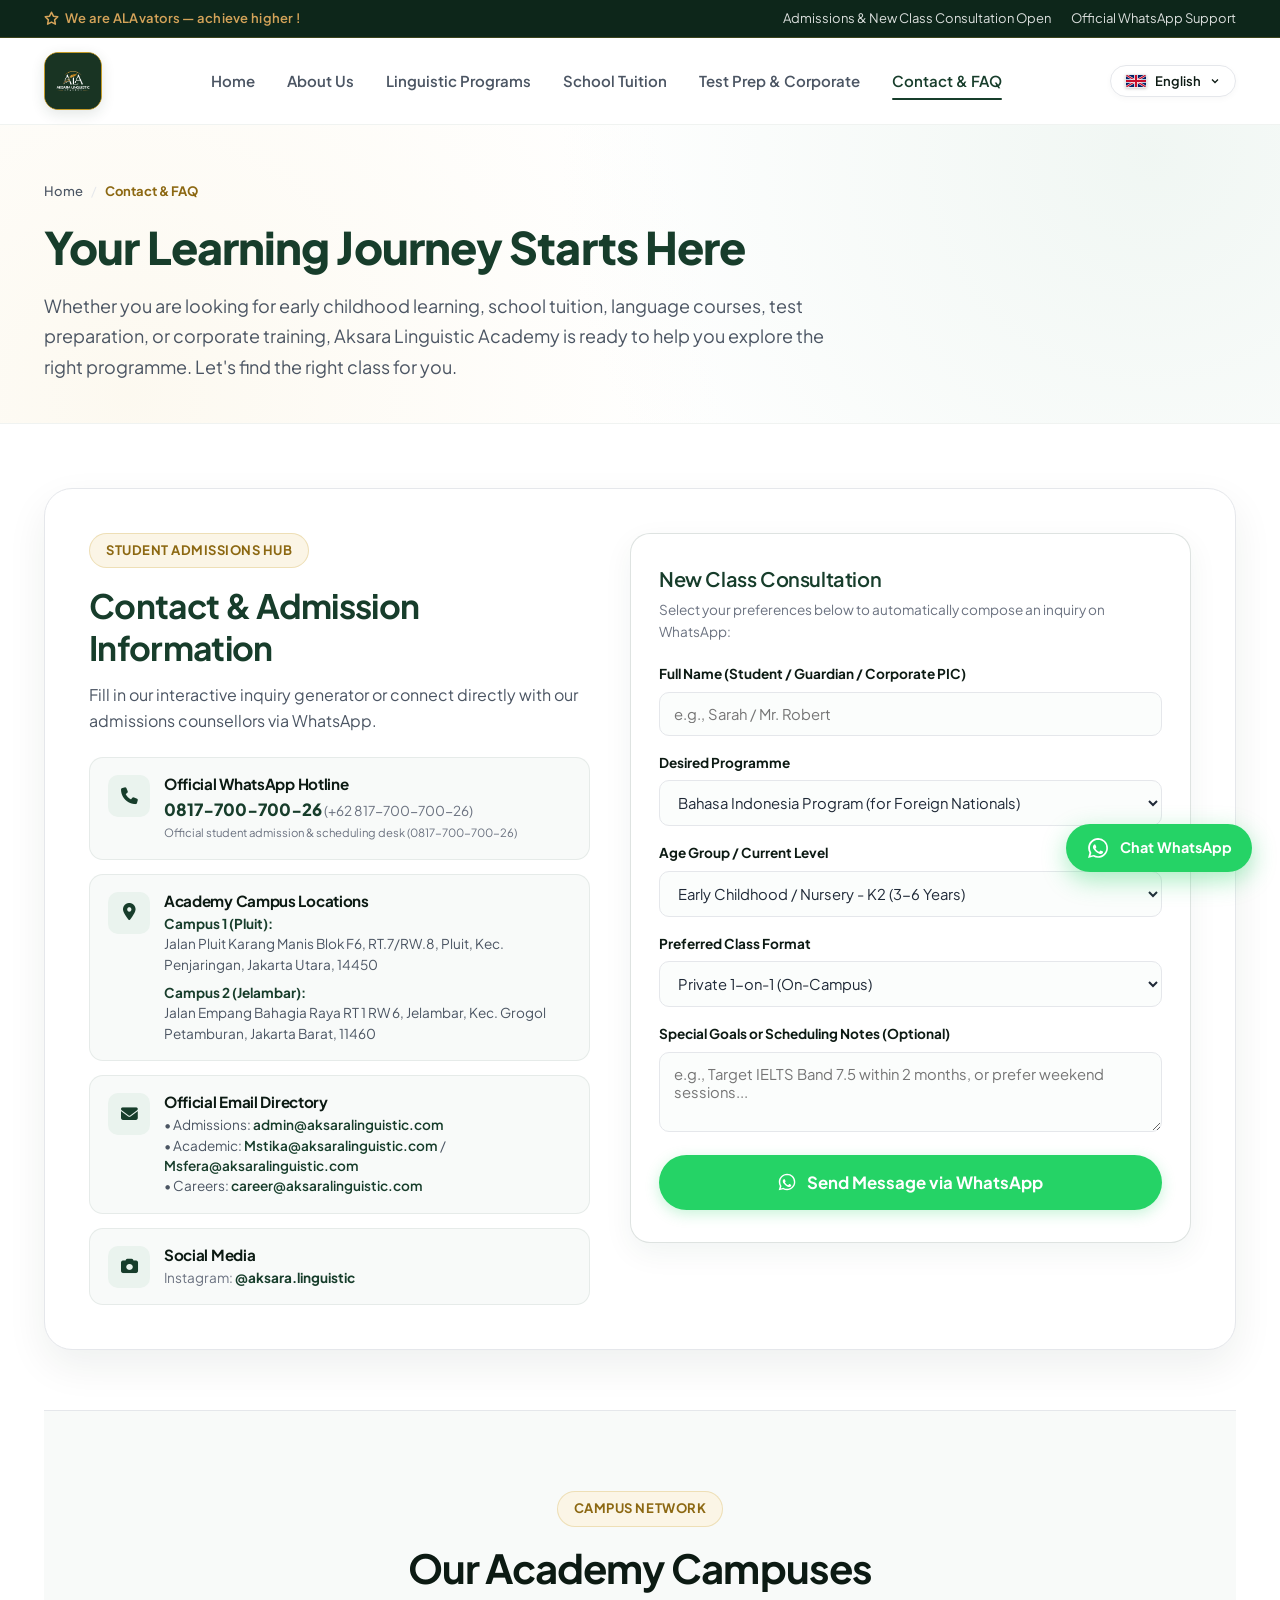
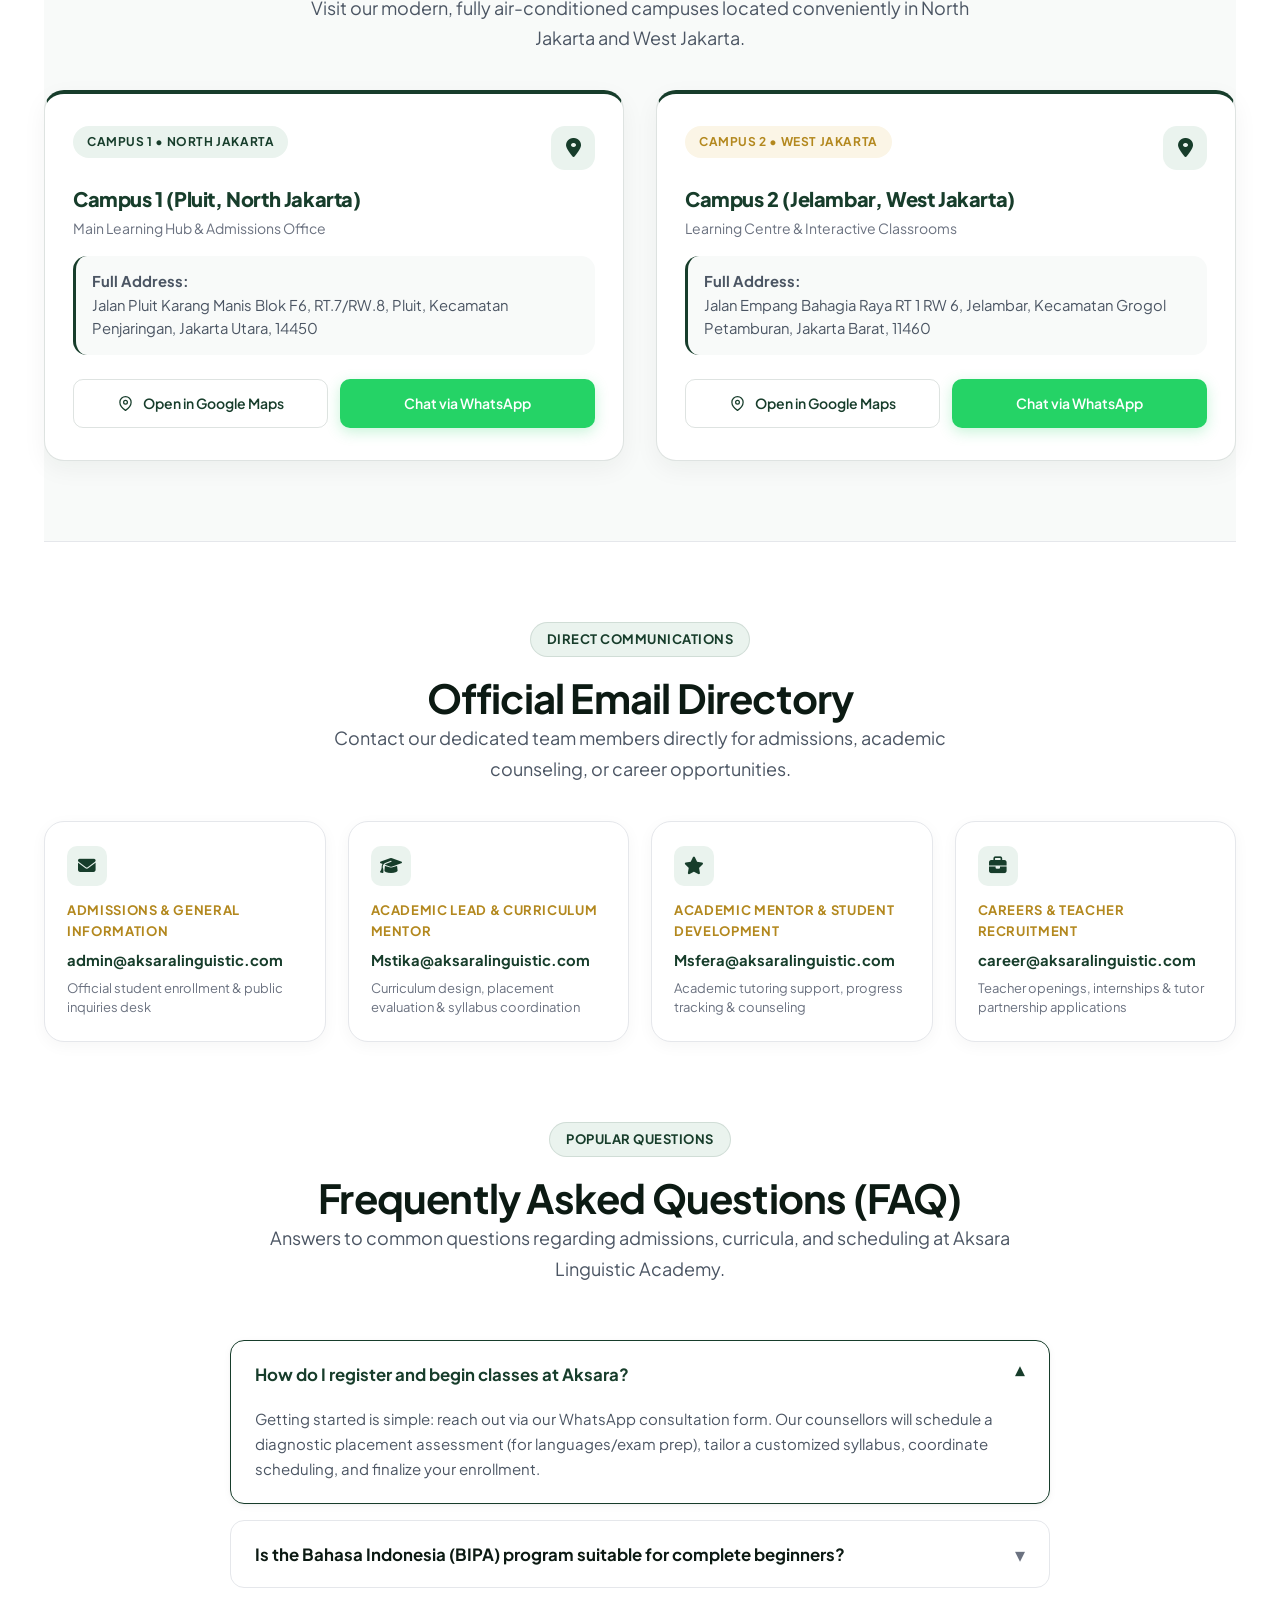
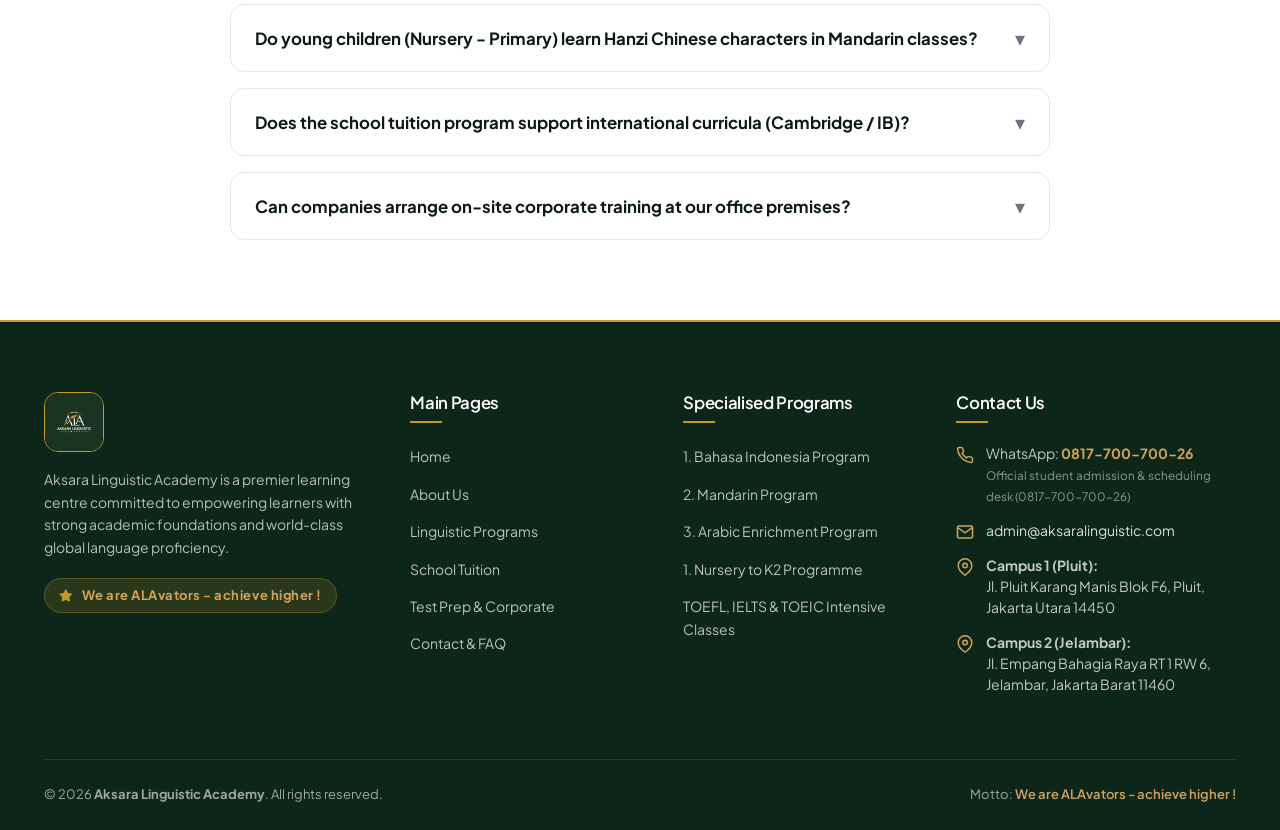
<file: kontak.html>
<!DOCTYPE html>
<html lang="en">
<head>
  <meta charset="UTF-8" />
  <meta name="viewport" content="width=device-width, initial-scale=1.0" />
  <title>Contact, Admission & FAQ | Aksara Linguistic Academy</title>
  <meta name="description" content="Get in touch with Aksara Linguistic Academy for class enrollment, scheduling consultations, diagnostic tests, and frequently asked questions." />

  <!-- Google Fonts: Plus Jakarta Sans -->
  <link rel="preconnect" href="https://fonts.googleapis.com" />
  <link rel="preconnect" href="https://fonts.gstatic.com" crossorigin />
  <link href="https://fonts.googleapis.com/css2?family=Plus+Jakarta+Sans:wght@400;500;600;700;800&display=swap" rel="stylesheet" />

  <!-- Font Awesome 6 Free Solid Icons -->
  <link rel="stylesheet" href="https://cdnjs.cloudflare.com/ajax/libs/font-awesome/6.5.1/css/all.min.css" />

  <!-- Main Stylesheet -->
  <link rel="stylesheet" href="css/style.css" />
  <link rel="icon" type="image/jpeg" href="assets/logo.jpeg" />
</head>
<body>

  <!-- Top Announcement Bar -->
  <div class="top-bar">
    <div class="container top-bar-inner">
      <div class="slogan-tag">
        <svg width="15" height="15" viewBox="0 0 24 24" fill="none" stroke="currentColor" stroke-width="2.5" stroke-linecap="round" stroke-linejoin="round">
          <polygon points="12 2 15.09 8.26 22 9.27 17 14.14 18.18 21.02 12 17.77 5.82 21.02 7 14.14 2 9.27 8.91 8.26 12 2"></polygon>
        </svg>
        <span data-i18n="topbar.slogan">We are ALAvators — achieve higher !</span>
      </div>
      <div class="top-bar-links">
        <a href="kontak.html" data-i18n="topbar.admission">Admissions & New Class Consultation Open</a>
        <a href="https://wa.me/6281770070026" target="_blank" data-i18n="topbar.whatsapp">Official WhatsApp Support</a>
      </div>
    </div>
  </div>

  <!-- Navigation Header -->
  <header class="site-header">
    <div class="container navbar">
      <a href="index.html" class="brand-wrapper" aria-label="Aksara Linguistic Academy">
        <div class="brand-logo-frame">
          <img src="assets/logo.jpeg" alt="Aksara Linguistic Academy" class="brand-logo-img" />
        </div>
      </a>

      <nav class="nav-links" id="mainNav">
        <a href="index.html" class="nav-link" data-i18n="nav.home">Home</a>
        <a href="tentang.html" class="nav-link" data-i18n="nav.about">About Us</a>
        <a href="program-bahasa.html" class="nav-link" data-i18n="nav.programs">Linguistic Programs</a>
        <a href="bimbel-sekolah.html" class="nav-link" data-i18n="nav.tuition">School Tuition</a>
        <a href="persiapan-ujian.html" class="nav-link" data-i18n="nav.testprep">Test Prep & Corporate</a>
        <a href="kontak.html" class="nav-link active" data-i18n="nav.contact">Contact & FAQ</a>
      </nav>

      <div class="nav-actions">
        <!-- Language Switcher Dropdown -->
        <div class="lang-selector-dropdown">
          <button class="lang-btn" id="langDropdownBtn" type="button" aria-label="Select Language">
            <span id="currentLangFlag"><img src="assets/flags/uk.svg" alt="UK Flag" class="flag-icon" /></span>
            <span id="currentLangText">English</span>
            <svg width="12" height="12" viewBox="0 0 24 24" fill="none" stroke="currentColor" stroke-width="2.5"><polyline points="6 9 12 15 18 9"></polyline></svg>
          </button>
          <div class="lang-menu" id="langMenu">
            <button type="button" class="lang-option active" data-lang="en">
              <img src="assets/flags/uk.svg" alt="UK Flag" class="flag-icon" />
              <span>English (Default)</span>
            </button>
            <button type="button" class="lang-option" data-lang="id">
              <img src="assets/flags/id.svg" alt="Indonesia Flag" class="flag-icon" />
              <span>Bahasa Indonesia</span>
            </button>
            <button type="button" class="lang-option" data-lang="zh">
              <img src="assets/flags/cn.svg" alt="China Flag" class="flag-icon" />
              <span>中文 (Mandarin)</span>
            </button>
          </div>
        </div>

        <button class="menu-toggle" aria-label="Toggle navigation menu" aria-expanded="false">
          &#9776;
        </button>
      </div>
    </div>
  </header>

  <!-- Subpage Hero Banner -->
  <section class="page-hero">
    <div class="container">
      <div class="breadcrumb-nav">
        <a href="index.html" data-i18n="nav.home">Home</a>
        <span class="separator">/</span>
        <span class="current" data-i18n="nav.contact">Contact & FAQ</span>
      </div>
      <h1 class="page-title" data-i18n="contact.page_title">Your Learning Journey Starts Here</h1>
      <p class="page-desc" data-i18n="contact.page_desc">
        Whether you are looking for early childhood learning, school tuition, language courses, test preparation, or corporate training, Aksara Linguistic Academy is ready to help you explore the right programme. Let's find the right class for you.
      </p>
    </div>
  </section>

  <!-- Contact & Interactive WhatsApp Generator Form -->
  <section class="page-section bg-white">
    <div class="container">
      <div class="consultation-box" style="margin-bottom: 60px;">
        <div class="consultation-info">
          <div class="badge-pill badge-gold" data-i18n="badge.admissions_hub">Student Admissions Hub</div>
          <h2 data-i18n="contact.box_title">Contact & Admission Information</h2>
          <p class="lead-text" data-i18n="contact.box_desc">
            Fill in our interactive inquiry generator or connect directly with our admissions counsellors via WhatsApp.
          </p>

          <div class="consultation-highlights">
            <div class="highlight-item">
              <div class="highlight-icon"><i class="fa-solid fa-phone"></i></div>
              <div class="highlight-text">
                <h5 data-i18n="contact.wa_title">Official WhatsApp Hotline</h5>
                <p>
                  <a href="https://wa.me/6281770070026" target="_blank" style="color: var(--brand-emerald); font-weight: 800; font-size: 1.05rem; text-decoration: none;">0817-700-700-26</a>
                  <span style="color: var(--text-muted); font-size: 0.85rem;">(+62 817-700-700-26)</span>
                  <br>
                  <small style="color: var(--text-muted);" data-i18n="contact.wa_desc">Official student admission & scheduling desk (0817-700-700-26)</small>
                </p>
              </div>
            </div>
            <div class="highlight-item">
              <div class="highlight-icon"><i class="fa-solid fa-location-dot"></i></div>
              <div class="highlight-text">
                <h5 data-i18n="contact.addr_title">Academy Campus Locations</h5>
                <div style="font-size: 0.85rem; color: var(--text-secondary); line-height: 1.5; margin-top: 4px;">
                  <div style="margin-bottom: 8px;">
                    <strong style="color: var(--brand-emerald);" data-i18n="footer.c1_title">Campus 1 (Pluit):</strong><br>
                    Jalan Pluit Karang Manis Blok F6, RT.7/RW.8, Pluit, Kec. Penjaringan, Jakarta Utara, 14450
                  </div>
                  <div>
                    <strong style="color: var(--brand-emerald);" data-i18n="footer.c2_title">Campus 2 (Jelambar):</strong><br>
                    Jalan Empang Bahagia Raya RT 1 RW 6, Jelambar, Kec. Grogol Petamburan, Jakarta Barat, 11460
                  </div>
                </div>
              </div>
            </div>
            <div class="highlight-item">
              <div class="highlight-icon"><i class="fa-solid fa-envelope"></i></div>
              <div class="highlight-text">
                <h5 data-i18n="contact.email_title">Official Email Directory</h5>
                <div style="font-size: 0.85rem; color: var(--text-secondary); line-height: 1.5; margin-top: 4px;">
                  <div>• Admissions: <a href="mailto:admin@aksaralinguistic.com" style="color: var(--brand-emerald); font-weight: 600;">admin@aksaralinguistic.com</a></div>
                  <div>• Academic: <a href="mailto:Mstika@aksaralinguistic.com" style="color: var(--brand-emerald); font-weight: 600;">Mstika@aksaralinguistic.com</a> / <a href="mailto:Msfera@aksaralinguistic.com" style="color: var(--brand-emerald); font-weight: 600;">Msfera@aksaralinguistic.com</a></div>
                  <div>• Careers: <a href="mailto:career@aksaralinguistic.com" style="color: var(--brand-emerald); font-weight: 600;">career@aksaralinguistic.com</a></div>
                </div>
              </div>
            </div>
            <div class="highlight-item">
              <div class="highlight-icon"><i class="fa-solid fa-camera"></i></div>
              <div class="highlight-text">
                <h5 data-i18n="contact.social_title">Social Media</h5>
                <p>Instagram: <a href="https://instagram.com/aksara.linguistic" target="_blank" style="color: var(--brand-emerald); font-weight: 700; text-decoration: none;">@aksara.linguistic</a></p>
              </div>
            </div>
          </div>
        </div>

        <!-- Interactive Generator Form -->
        <div class="inquiry-form-card">
          <h4 style="font-size: 1.25rem; color: var(--brand-emerald); margin-bottom: 8px;" data-i18n="form.heading">New Class Consultation</h4>
          <p style="font-size: 0.85rem; color: var(--text-muted); margin-bottom: 20px;" data-i18n="form.sub">
            Select your preferences below to automatically compose an inquiry on WhatsApp:
          </p>
          <form id="consultationForm">
            <div class="form-group">
              <label for="userName" class="form-label" data-i18n="form.name_label">Full Name (Student / Guardian / Corporate PIC)</label>
              <input type="text" id="userName" class="form-input" placeholder="e.g., Sarah / Mr. Robert" data-i18n-ph="form.name_ph" required />
            </div>

            <div class="form-group">
              <label for="userProgram" class="form-label" data-i18n="form.program_label">Desired Programme</label>
              <select id="userProgram" class="form-select" required>
                <option value="Bahasa Indonesia for Foreign Nationals (BIPA)">Bahasa Indonesia Program (for Foreign Nationals)</option>
                <option value="Mandarin for Early Childhood and Primary">Mandarin Program (Kids & Primary)</option>
                <option value="Arabic Enrichment Program">Arabic Enrichment Program (All Ages)</option>
                <option value="English Course (Progressive & Adult)">English Course (Starter to Advanced & Adults)</option>
                <option value="Nursery to K2 (Calistung & Phonics)">Nursery to K2 (Calistung & English Phonics)</option>
                <option value="Primary School Tuition (SD)">Primary School Tuition</option>
                <option value="Secondary School Tuition (SMP/SMA)">Secondary School Tuition (SMP / SMA)</option>
                <option value="TOEFL, IELTS & TOEIC Intensive">TOEFL, IELTS & TOEIC Intensive Classes</option>
                <option value="Corporate Language Training">Corporate Language Training (Corporate)</option>
              </select>
            </div>

            <div class="form-group">
              <label for="userAgeGroup" class="form-label" data-i18n="form.age_label">Age Group / Current Level</label>
              <select id="userAgeGroup" class="form-select">
                <option value="Early Childhood / Nursery - K2 (3-6 Years)">Early Childhood / Nursery - K2 (3-6 Years)</option>
                <option value="Primary School (SD)">Primary School (SD)</option>
                <option value="Secondary School (SMP / SMA)">Secondary School (SMP / SMA)</option>
                <option value="University Student / Adult">University Student / Adult</option>
                <option value="Expat / Foreign National">Expat / Foreign National</option>
                <option value="Corporate Professional Team">Corporate Professional Team</option>
              </select>
            </div>

            <div class="form-group">
              <label for="userMode" class="form-label" data-i18n="form.mode_label">Preferred Class Format</label>
              <select id="userMode" class="form-select">
                <option value="Private 1-on-1 (On-Campus)">Private 1-on-1 (On-Campus)</option>
                <option value="Private 1-on-1 (Online Interactive)">Private 1-on-1 (Online Interactive)</option>
                <option value="Interactive Small Group">Interactive Small Group</option>
                <option value="Corporate On-Site Training">Corporate On-Site Training</option>
              </select>
            </div>

            <div class="form-group">
              <label for="userNotes" class="form-label" data-i18n="form.notes_label">Special Goals or Scheduling Notes (Optional)</label>
              <textarea id="userNotes" class="form-textarea" rows="3" placeholder="e.g., Target IELTS Band 7.5 within 2 months, or prefer weekend sessions..." data-i18n-ph="form.notes_ph"></textarea>
            </div>

            <button type="submit" class="btn btn-whatsapp btn-lg" style="width: 100%;">
              <svg width="20" height="20" viewBox="0 0 24 24" fill="currentColor">
                <path d="M12.04 2c-5.46 0-9.91 4.45-9.91 9.91 0 1.75.46 3.45 1.32 4.95L2.05 22l5.25-1.38c1.45.79 3.08 1.21 4.74 1.21 5.46 0 9.91-4.45 9.91-9.91 0-2.65-1.03-5.14-2.9-7.01A9.82 9.82 0 0 0 12.04 2zm.01 1.67c2.2 0 4.26.86 5.82 2.42a8.2 8.2 0 0 1 2.41 5.82c0 4.54-3.7 8.24-8.24 8.24-1.42 0-2.82-.37-4.06-1.08l-.29-.17-3.12.82.83-3.04-.19-.3a8.17 8.17 0 0 1-1.25-4.47c0-4.54 3.7-8.24 8.24-8.24zm4.52 11.66c-.25-.13-1.47-.72-1.7-.81-.23-.08-.39-.13-.56.13-.17.25-.64.81-.79.97-.14.17-.29.19-.54.06-.25-.13-1.06-.39-2.02-1.24-.75-.67-1.25-1.49-1.4-1.74-.14-.25-.02-.39.11-.51.11-.11.25-.29.37-.43.13-.14.17-.25.25-.42.08-.17.04-.31-.02-.44-.06-.13-.56-1.35-.77-1.85-.2-.49-.41-.42-.56-.43h-.48c-.16 0-.43.06-.66.31-.23.25-.87.85-.87 2.08s.89 2.41 1.02 2.58c.13.17 1.76 2.68 4.26 3.76.6.26 1.06.41 1.42.53.6.19 1.15.16 1.58.1.48-.07 1.47-.6 1.68-1.18.21-.58.21-1.07.15-1.18-.06-.11-.22-.18-.47-.3z"/>
              </svg>
              <span data-i18n="form.submit">Send Message via WhatsApp</span>
            </button>
          </form>
        </div>
      </div>

      <!-- Campus Branches Section -->
      <div class="campus-branches-section">
        <div class="section-header" style="text-align: center; margin-bottom: 32px;">
          <div class="badge-pill badge-gold" data-i18n="branch.badge">Campus Network</div>
          <h2 data-i18n="branch.title">Our Academy Campuses</h2>
          <p class="lead-text" style="max-width: 680px; margin: 0 auto;" data-i18n="branch.sub">
            Visit our modern, fully air-conditioned campuses located conveniently in North Jakarta and West Jakarta.
          </p>
        </div>

        <div class="branch-cards-grid">
          <!-- Cabang 1: Pluit -->
          <div class="branch-card">
            <div>
              <div class="branch-card-header">
                <span class="branch-badge" data-i18n="branch.c1_badge">Campus 1 • North Jakarta</span>
                <div class="branch-icon"><i class="fa-solid fa-location-dot"></i></div>
              </div>
              <h3 class="branch-name" data-i18n="branch.c1_name">Campus 1 (Pluit, North Jakarta)</h3>
              <p class="branch-subdesc" data-i18n="branch.c1_desc">Main Learning Hub & Admissions Office</p>
              <div class="branch-address">
                <strong data-i18n="branch.full_address">Full Address:</strong><br>
                Jalan Pluit Karang Manis Blok F6, RT.7/RW.8, Pluit, Kecamatan Penjaringan, Jakarta Utara, 14450
              </div>
            </div>
            <div class="branch-actions">
              <a href="https://maps.google.com/?q=Jalan+Pluit+Karang+Manis+Blok+F6+Pluit+Penjaringan+Jakarta+Utara+14450" target="_blank" class="btn btn-outline btn-sm">
                <svg width="15" height="15" viewBox="0 0 24 24" fill="none" stroke="currentColor" stroke-width="2">
                  <path d="M21 10c0 7-9 13-9 13s-9-6-9-13a9 9 0 0 1 18 0z"></path>
                  <circle cx="12" cy="10" r="3"></circle>
                </svg>
                <span data-i18n="branch.open_maps">Open in Google Maps</span>
              </a>
              <a href="https://wa.me/6281770070026?text=Hello%20Admin%20Aksara%20Pluit!%20I%20would%20like%20to%20inquire%20about%20classes%20at%20Pluit%20Campus." target="_blank" class="btn btn-whatsapp btn-sm btn-branch-wa" data-branch="Pluit">
                <span data-i18n="branch.chat_wa">Chat via WhatsApp</span>
              </a>
            </div>
          </div>

          <!-- Cabang 2: Jelambar -->
          <div class="branch-card">
            <div>
              <div class="branch-card-header">
                <span class="branch-badge" data-i18n="branch.c2_badge">Campus 2 • West Jakarta</span>
                <div class="branch-icon"><i class="fa-solid fa-location-dot"></i></div>
              </div>
              <h3 class="branch-name" data-i18n="branch.c2_name">Campus 2 (Jelambar, West Jakarta)</h3>
              <p class="branch-subdesc" data-i18n="branch.c2_desc">Learning Centre & Interactive Classrooms</p>
              <div class="branch-address">
                <strong data-i18n="branch.full_address">Full Address:</strong><br>
                Jalan Empang Bahagia Raya RT 1 RW 6, Jelambar, Kecamatan Grogol Petamburan, Jakarta Barat, 11460
              </div>
            </div>
            <div class="branch-actions">
              <a href="https://maps.google.com/?q=Jalan+Empang+Bahagia+Raya+RT+1+RW+6+Jelambar+Grogol+Petamburan+Jakarta+Barat+11460" target="_blank" class="btn btn-outline btn-sm">
                <svg width="15" height="15" viewBox="0 0 24 24" fill="none" stroke="currentColor" stroke-width="2">
                  <path d="M21 10c0 7-9 13-9 13s-9-6-9-13a9 9 0 0 1 18 0z"></path>
                  <circle cx="12" cy="10" r="3"></circle>
                </svg>
                <span data-i18n="branch.open_maps">Open in Google Maps</span>
              </a>
              <a href="https://wa.me/6281770070026?text=Hello%20Admin%20Aksara%20Jelambar!%20I%20would%20like%20to%20inquire%20about%20classes%20at%20Jelambar%20Campus." target="_blank" class="btn btn-whatsapp btn-sm btn-branch-wa" data-branch="Jelambar">
                <span data-i18n="branch.chat_wa">Chat via WhatsApp</span>
              </a>
            </div>
          </div>
        </div>
      </div>

      <!-- Email Directory Section -->
      <div class="email-directory-section">
        <div class="section-header" style="text-align: center; margin-bottom: 28px;">
          <div class="badge-pill badge-emerald" data-i18n="email.badge">Direct Communications</div>
          <h2 data-i18n="email.title">Official Email Directory</h2>
          <p class="lead-text" style="max-width: 680px; margin: 0 auto;" data-i18n="email.sub">
            Contact our dedicated team members directly for admissions, academic counseling, or career opportunities.
          </p>
        </div>

        <div class="email-directory-grid">
          <!-- Admin Email -->
          <div class="email-card">
            <div class="email-card-icon"><i class="fa-solid fa-envelope"></i></div>
            <div class="email-card-role" data-i18n="email.admin_role">Admissions & General Information</div>
            <a href="mailto:admin@aksaralinguistic.com" class="email-card-link">
              admin@aksaralinguistic.com
            </a>
            <div class="email-card-note" data-i18n="email.admin_note">Official student enrollment & public inquiries desk</div>
          </div>

          <!-- Ms Tika Email -->
          <div class="email-card">
            <div class="email-card-icon"><i class="fa-solid fa-graduation-cap"></i></div>
            <div class="email-card-role" data-i18n="email.mstika_role">Academic Lead & Curriculum Mentor</div>
            <a href="mailto:Mstika@aksaralinguistic.com" class="email-card-link">
              Mstika@aksaralinguistic.com
            </a>
            <div class="email-card-note" data-i18n="email.mstika_note">Curriculum design, placement evaluation & syllabus coordination</div>
          </div>

          <!-- Ms Fera Email -->
          <div class="email-card">
            <div class="email-card-icon"><i class="fa-solid fa-star"></i></div>
            <div class="email-card-role" data-i18n="email.msfera_role">Academic Mentor & Student Development</div>
            <a href="mailto:Msfera@aksaralinguistic.com" class="email-card-link">
              Msfera@aksaralinguistic.com
            </a>
            <div class="email-card-note" data-i18n="email.msfera_note">Academic tutoring support, progress tracking & counseling</div>
          </div>

          <!-- Career Email -->
          <div class="email-card">
            <div class="email-card-icon"><i class="fa-solid fa-briefcase"></i></div>
            <div class="email-card-role" data-i18n="email.career_role">Careers & Teacher Recruitment</div>
            <a href="mailto:career@aksaralinguistic.com" class="email-card-link">
              career@aksaralinguistic.com
            </a>
            <div class="email-card-note" data-i18n="email.career_note">Teacher openings, internships & tutor partnership applications</div>
          </div>
        </div>
      </div>

      <!-- FAQ Section -->
      <div class="faq-container">
        <div class="section-header">
          <div class="badge-pill badge-emerald" data-i18n="badge.popular_faq">Popular Questions</div>
          <h2 data-i18n="faq.title">Frequently Asked Questions (FAQ)</h2>
          <p class="lead-text" data-i18n="faq.subtitle">
            Answers to common questions regarding admissions, curricula, and scheduling at Aksara Linguistic Academy.
          </p>
        </div>

        <div class="faq-item active">
          <button type="button" class="faq-question">
            <span data-i18n="faq.q1">How do I register and begin classes at Aksara?</span>
            <span class="faq-icon">&#9662;</span>
          </button>
          <div class="faq-answer" data-i18n="faq.a1">
            Getting started is simple: reach out via our WhatsApp consultation form. Our counsellors will schedule a diagnostic placement assessment (for languages/exam prep), tailor a customized syllabus, coordinate scheduling, and finalize your enrollment.
          </div>
        </div>

        <div class="faq-item">
          <button type="button" class="faq-question">
            <span data-i18n="faq.q2">Is the Bahasa Indonesia (BIPA) program suitable for complete beginners?</span>
            <span class="faq-icon">&#9662;</span>
          </button>
          <div class="faq-answer" data-i18n="faq.a2">
            Yes, absolutely! Our Indonesian Language for Foreign Nationals program offers a structured Survival Indonesian track led by certified bilingual tutors, guiding you step-by-step from zero background through fluent everyday conversation.
          </div>
        </div>

        <div class="faq-item">
          <button type="button" class="faq-question">
            <span data-i18n="faq.q3">Do young children (Nursery - Primary) learn Hanzi Chinese characters in Mandarin classes?</span>
            <span class="faq-icon">&#9662;</span>
          </button>
          <div class="faq-answer" data-i18n="faq.a3">
            For nursery and kindergarten students, the main focus is on accurate phonetic tones (Pinyin), listening, and verbal speech. Basic character recognition and proper stroke order are gently introduced as children advance into primary school.
          </div>
        </div>

        <div class="faq-item">
          <button type="button" class="faq-question">
            <span data-i18n="faq.q4">Does the school tuition program support international curricula (Cambridge / IB)?</span>
            <span class="faq-icon">&#9662;</span>
          </button>
          <div class="faq-answer" data-i18n="faq.a4">
            Yes. Our academic mentors are experienced in preparing students for both National Curricula and international frameworks such as Cambridge (Checkpoint, IGCSE, AS/A-Levels) and the International Baccalaureate (IB) across Mathematics, Science, Economics, and English.
          </div>
        </div>

        <div class="faq-item">
          <button type="button" class="faq-question">
            <span data-i18n="faq.q5">Can companies arrange on-site corporate training at our office premises?</span>
            <span class="faq-icon">&#9662;</span>
          </button>
          <div class="faq-answer" data-i18n="faq.a5">
            Certainly. We provide tailored Corporate Language Training packages with trainers visiting your office on-site or hosting interactive virtual sessions. Detailed progress evaluation reports are provided for HR / Management.
          </div>
        </div>
      </div>
    </div>
  </section>

  <!-- Footer -->
  <footer class="site-footer">
    <div class="container">
      <div class="footer-top">
        <div class="footer-brand">
          <div class="brand-logo-frame">
            <img src="assets/logo.jpeg" alt="Aksara Linguistic Academy Seal" class="brand-logo-img" />
          </div>
          <p data-i18n="footer.desc">
            Aksara Linguistic Academy is a premier learning centre committed to empowering learners with strong academic foundations and world-class global language proficiency.
          </p>
          <div class="footer-slogan">
            <i class="fa-solid fa-star"></i> <span data-i18n="footer.motto">We are ALAvators - achieve higher !</span>
          </div>
        </div>

        <div class="footer-col">
          <h4 data-i18n="footer.nav_title">Main Pages</h4>
          <ul class="footer-links">
            <li><a href="index.html" data-i18n="nav.home">Home</a></li>
            <li><a href="tentang.html" data-i18n="nav.about">About Us</a></li>
            <li><a href="program-bahasa.html" data-i18n="nav.programs">Linguistic Programs</a></li>
            <li><a href="bimbel-sekolah.html" data-i18n="nav.tuition">School Tuition</a></li>
            <li><a href="persiapan-ujian.html" data-i18n="nav.testprep">Test Prep & Corporate</a></li>
            <li><a href="kontak.html" data-i18n="nav.contact">Contact & FAQ</a></li>
          </ul>
        </div>

        <div class="footer-col">
          <h4 data-i18n="footer.prog_title">Specialised Programs</h4>
          <ul class="footer-links">
            <li><a href="program-bahasa.html" data-i18n="bipa.title">Bahasa Indonesia (BIPA)</a></li>
            <li><a href="program-bahasa.html" data-i18n="mandarin.title">Mandarin for Children</a></li>
            <li><a href="program-bahasa.html" data-i18n="arabic.title">Arabic Enrichment</a></li>
            <li><a href="bimbel-sekolah.html" data-i18n="k2.title">Nursery to K2 Calistung</a></li>
            <li><a href="persiapan-ujian.html" data-i18n="ielts.title">TOEFL & IELTS Intensive</a></li>
          </ul>
        </div>

        <div class="footer-col">
          <h4 data-i18n="footer.contact_title">Contact Us</h4>
          <ul class="footer-contact-info">
            <li>
              <svg width="18" height="18" viewBox="0 0 24 24" fill="none" stroke="currentColor" stroke-width="2">
                <path d="M22 16.92v3a2 2 0 0 1-2.18 2 19.79 19.79 0 0 1-8.63-3.07 19.5 19.5 0 0 1-6-6 19.79 19.79 0 0 1-3.07-8.67A2 2 0 0 1 4.11 2h3a2 2 0 0 1 2 1.72 12.84 12.84 0 0 0 .7 2.81 2 2 0 0 1-.45 2.11L8.09 9.91a16 16 0 0 0 6 6l1.27-1.27a2 2 0 0 1 2.11-.45 12.84 12.84 0 0 0 2.81.7A2 2 0 0 1 22 16.92z"></path>
              </svg>
              <span>WhatsApp: <a href="https://wa.me/6281770070026" target="_blank" style="color: var(--brand-gold-light); font-weight: 700;">0817-700-700-26</a><br><small style="opacity: 0.7;" data-i18n="contact.wa_desc">(Official Admission Support)</small></span>
            </li>
            <li>
              <svg width="18" height="18" viewBox="0 0 24 24" fill="none" stroke="currentColor" stroke-width="2">
                <path d="M4 4h16c1.1 0 2 .9 2 2v12c0 1.1-.9 2-2 2H4c-1.1 0-2-.9-2-2V6c0-1.1.9-2 2-2z"></path>
                <polyline points="22,6 12,13 2,6"></polyline>
              </svg>
              <span><a href="mailto:admin@aksaralinguistic.com" style="color: rgba(255,255,255,0.85);">admin@aksaralinguistic.com</a></span>
            </li>
            <li>
              <svg width="18" height="18" viewBox="0 0 24 24" fill="none" stroke="currentColor" stroke-width="2">
                <path d="M21 10c0 7-9 13-9 13s-9-6-9-13a9 9 0 0 1 18 0z"></path>
                <circle cx="12" cy="10" r="3"></circle>
              </svg>
              <span>
                <strong data-i18n="footer.c1_title">Campus 1 (Pluit):</strong><br>
                Jl. Pluit Karang Manis Blok F6, Pluit, Jakarta Utara 14450
              </span>
            </li>
            <li>
              <svg width="18" height="18" viewBox="0 0 24 24" fill="none" stroke="currentColor" stroke-width="2">
                <path d="M21 10c0 7-9 13-9 13s-9-6-9-13a9 9 0 0 1 18 0z"></path>
                <circle cx="12" cy="10" r="3"></circle>
              </svg>
              <span>
                <strong data-i18n="footer.c2_title">Campus 2 (Jelambar):</strong><br>
                Jl. Empang Bahagia Raya RT 1 RW 6, Jelambar, Jakarta Barat 11460
              </span>
            </li>
          </ul>
        </div>
      </div>

      <div class="footer-bottom">
        <div>&copy; 2026 <strong>Aksara Linguistic Academy</strong>. <span data-i18n="footer.rights">All rights reserved.</span></div>
        <div>Motto: <span style="color: var(--brand-gold-light); font-weight: 600;" data-i18n="footer.motto">We are ALAvators - achieve higher !</span></div>
      </div>
    </div>
  </footer>

  <!-- Floating Direct WhatsApp Button -->
  <a href="https://wa.me/6281770070026?text=Hello%20Aksara%20Linguistic%20Academy!%20I%20would%20like%20to%20inquire%20about%20admissions." class="floating-wa-btn" target="_blank" aria-label="Contact WhatsApp">
    <svg width="24" height="24" viewBox="0 0 24 24" fill="currentColor">
      <path d="M12.04 2c-5.46 0-9.91 4.45-9.91 9.91 0 1.75.46 3.45 1.32 4.95L2.05 22l5.25-1.38c1.45.79 3.08 1.21 4.74 1.21 5.46 0 9.91-4.45 9.91-9.91 0-2.65-1.03-5.14-2.9-7.01A9.82 9.82 0 0 0 12.04 2zm.01 1.67c2.2 0 4.26.86 5.82 2.42a8.2 8.2 0 0 1 2.41 5.82c0 4.54-3.7 8.24-8.24 8.24-1.42 0-2.82-.37-4.06-1.08l-.29-.17-3.12.82.83-3.04-.19-.3a8.17 8.17 0 0 1-1.25-4.47c0-4.54 3.7-8.24 8.24-8.24zm4.52 11.66c-.25-.13-1.47-.72-1.7-.81-.23-.08-.39-.13-.56.13-.17.25-.64.81-.79.97-.14.17-.29.19-.54.06-.25-.13-1.06-.39-2.02-1.24-.75-.67-1.25-1.49-1.4-1.74-.14-.25-.02-.39.11-.51.11-.11.25-.29.37-.43.13-.14.17-.25.25-.42.08-.17.04-.31-.02-.44-.06-.13-.56-1.35-.77-1.85-.2-.49-.41-.42-.56-.43h-.48c-.16 0-.43.06-.66.31-.23.25-.87.85-.87 2.08s.89 2.41 1.02 2.58c.13.17 1.76 2.68 4.26 3.76.6.26 1.06.41 1.42.53.6.19 1.15.16 1.58.1.48-.07 1.47-.6 1.68-1.18.21-.58.21-1.07.15-1.18-.06-.11-.22-.18-.47-.3z"/>
    </svg>
    <span data-i18n="btn.floating_wa">Chat WhatsApp</span>
  </a>

  <!-- JavaScript Modules -->
  <script src="js/translations.js"></script>
  <script src="js/main.js"></script>
</body>
</html>
</file>
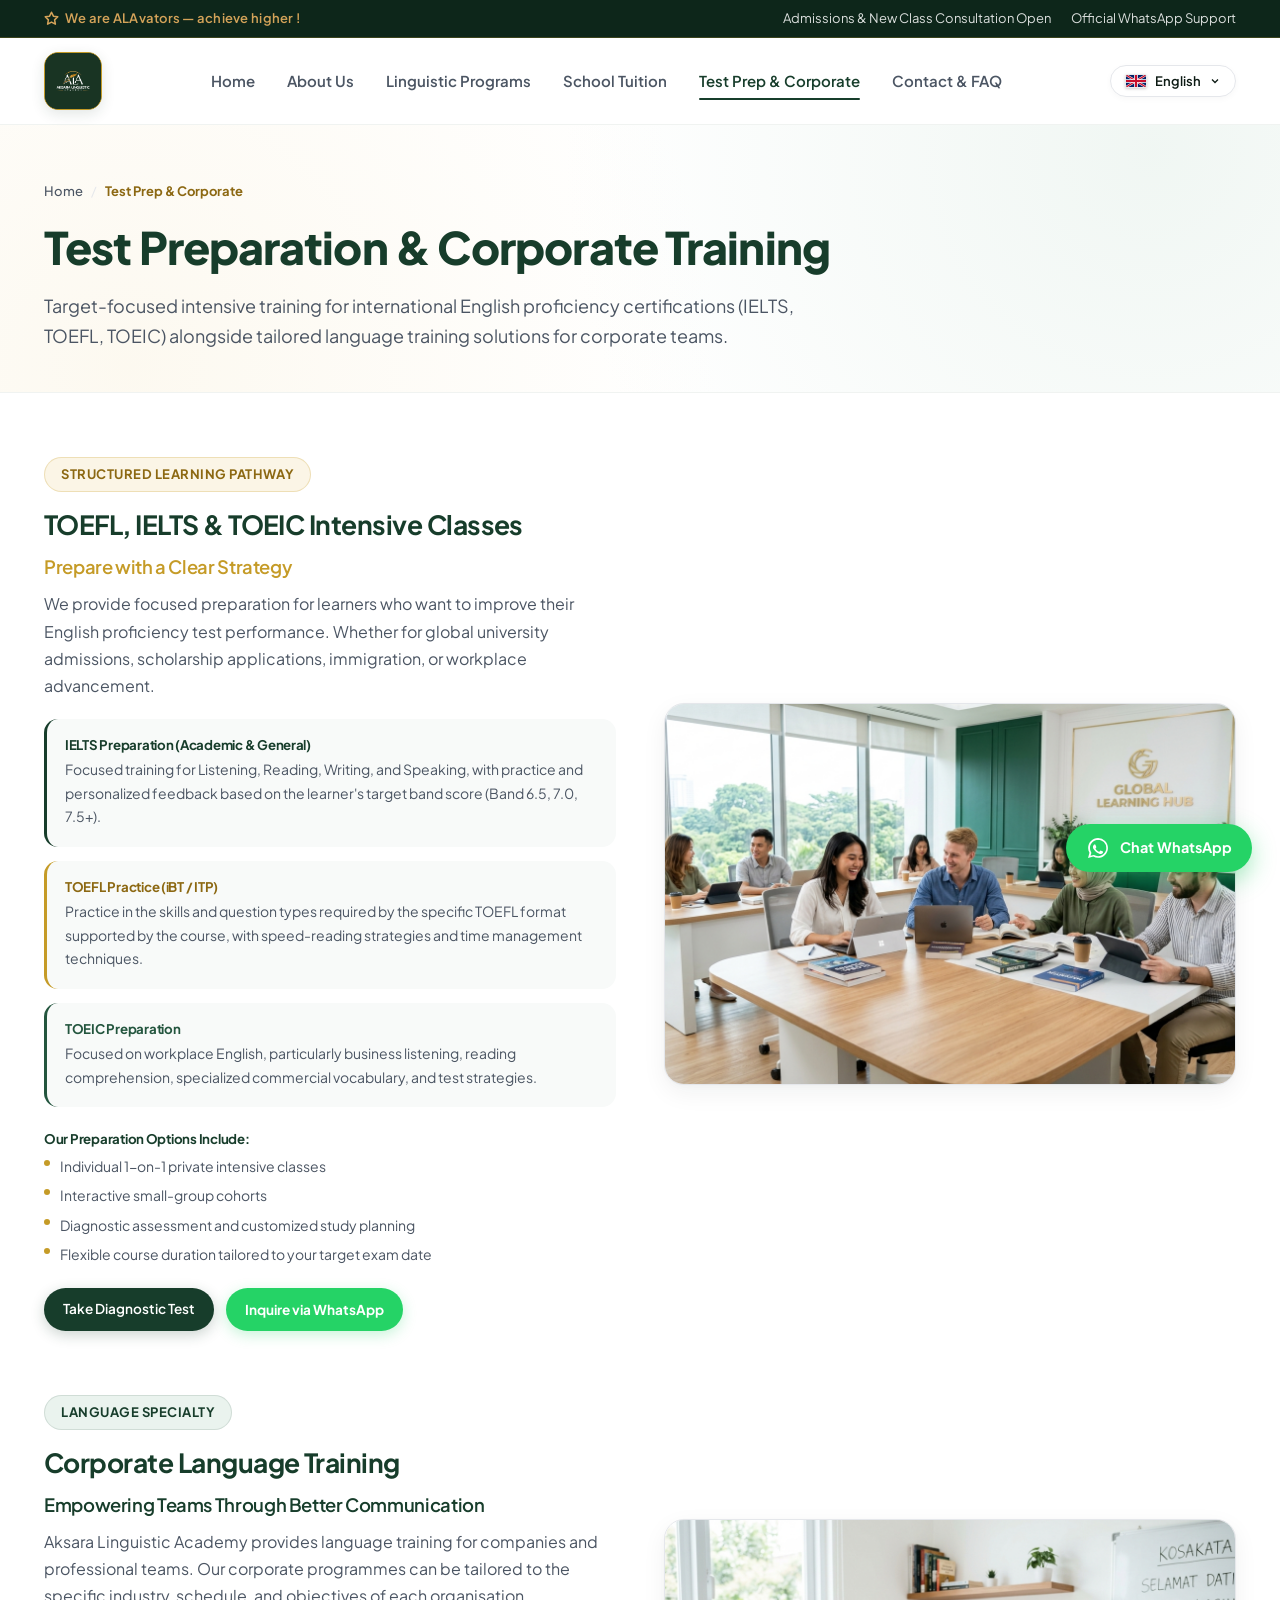
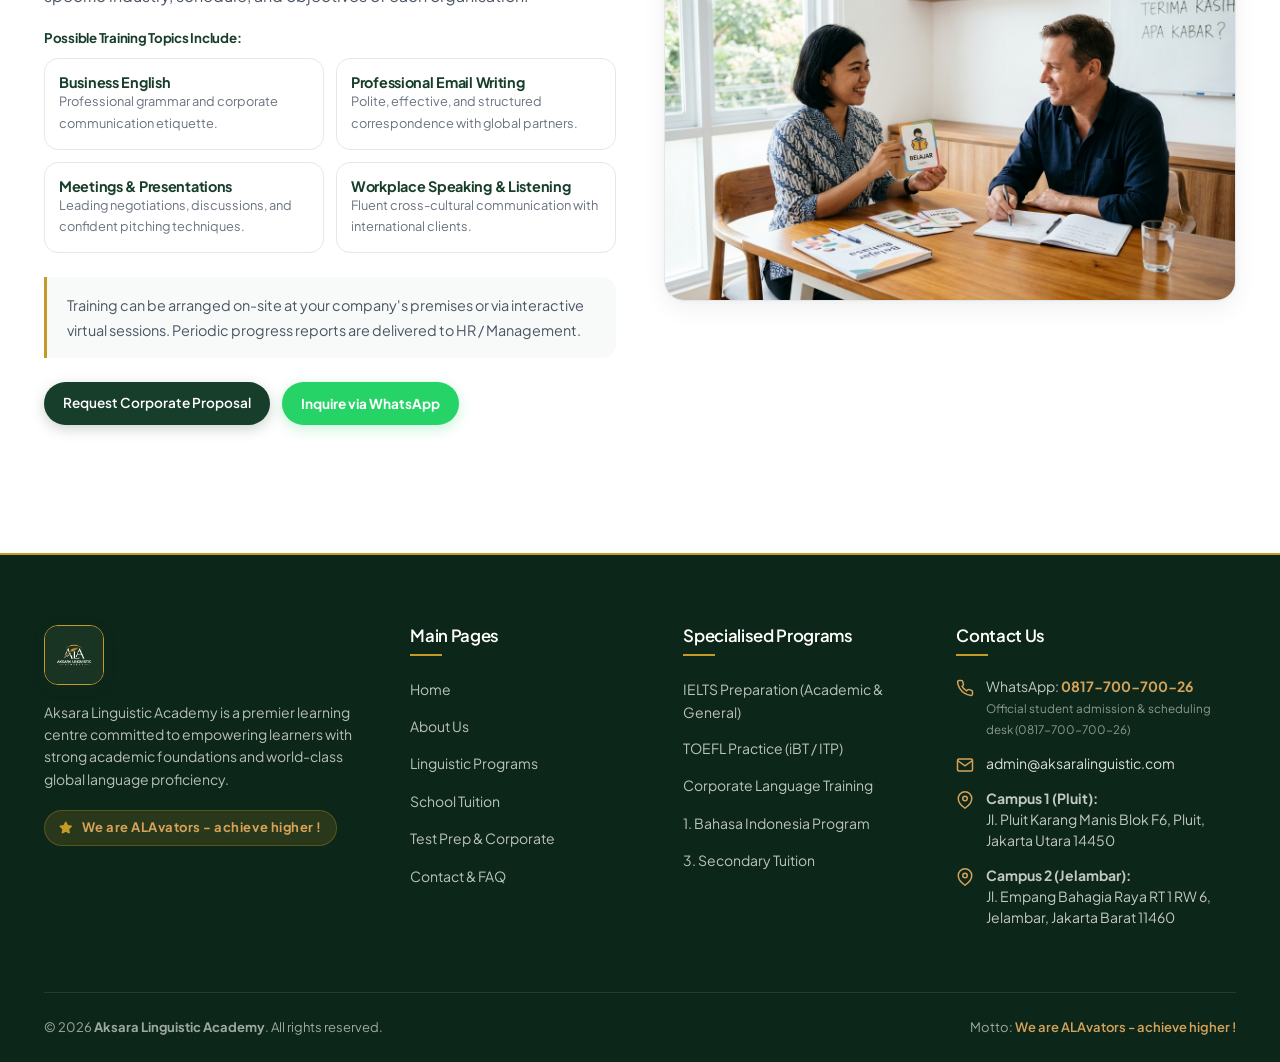
<file: persiapan-ujian.html>
<!DOCTYPE html>
<html lang="en">
<head>
  <meta charset="UTF-8" />
  <meta name="viewport" content="width=device-width, initial-scale=1.0" />
  <title>Test Preparation & Corporate Training | Aksara Linguistic Academy</title>
  <meta name="description" content="Target-focused intensive training for IELTS, TOEFL, and TOEIC, alongside customized corporate language training for multinational teams." />

  <!-- Google Fonts: Plus Jakarta Sans -->
  <link rel="preconnect" href="https://fonts.googleapis.com" />
  <link rel="preconnect" href="https://fonts.gstatic.com" crossorigin />
  <link href="https://fonts.googleapis.com/css2?family=Plus+Jakarta+Sans:wght@400;500;600;700;800&display=swap" rel="stylesheet" />

  <!-- Font Awesome 6 Free Solid Icons -->
  <link rel="stylesheet" href="https://cdnjs.cloudflare.com/ajax/libs/font-awesome/6.5.1/css/all.min.css" />

  <!-- Main Stylesheet -->
  <link rel="stylesheet" href="css/style.css" />
  <link rel="icon" type="image/jpeg" href="assets/logo.jpeg" />
</head>
<body>

  <!-- Top Announcement Bar -->
  <div class="top-bar">
    <div class="container top-bar-inner">
      <div class="slogan-tag">
        <svg width="15" height="15" viewBox="0 0 24 24" fill="none" stroke="currentColor" stroke-width="2.5" stroke-linecap="round" stroke-linejoin="round">
          <polygon points="12 2 15.09 8.26 22 9.27 17 14.14 18.18 21.02 12 17.77 5.82 21.02 7 14.14 2 9.27 8.91 8.26 12 2"></polygon>
        </svg>
        <span data-i18n="topbar.slogan">We are ALAvators — achieve higher !</span>
      </div>
      <div class="top-bar-links">
        <a href="kontak.html" data-i18n="topbar.admission">Admissions & New Class Consultation Open</a>
        <a href="https://wa.me/6281770070026" target="_blank" data-i18n="topbar.whatsapp">Official WhatsApp Support</a>
      </div>
    </div>
  </div>

  <!-- Navigation Header -->
  <header class="site-header">
    <div class="container navbar">
      <a href="index.html" class="brand-wrapper" aria-label="Aksara Linguistic Academy">
        <div class="brand-logo-frame">
          <img src="assets/logo.jpeg" alt="Aksara Linguistic Academy" class="brand-logo-img" />
        </div>
      </a>

      <nav class="nav-links" id="mainNav">
        <a href="index.html" class="nav-link" data-i18n="nav.home">Home</a>
        <a href="tentang.html" class="nav-link" data-i18n="nav.about">About Us</a>
        <a href="program-bahasa.html" class="nav-link" data-i18n="nav.programs">Linguistic Programs</a>
        <a href="bimbel-sekolah.html" class="nav-link" data-i18n="nav.tuition">School Tuition</a>
        <a href="persiapan-ujian.html" class="nav-link active" data-i18n="nav.testprep">Test Prep & Corporate</a>
        <a href="kontak.html" class="nav-link" data-i18n="nav.contact">Contact & FAQ</a>
      </nav>

      <div class="nav-actions">
        <!-- Language Switcher Dropdown -->
        <div class="lang-selector-dropdown">
          <button class="lang-btn" id="langDropdownBtn" type="button" aria-label="Select Language">
            <span id="currentLangFlag"><img src="assets/flags/uk.svg" alt="UK Flag" class="flag-icon" /></span>
            <span id="currentLangText">English</span>
            <svg width="12" height="12" viewBox="0 0 24 24" fill="none" stroke="currentColor" stroke-width="2.5"><polyline points="6 9 12 15 18 9"></polyline></svg>
          </button>
          <div class="lang-menu" id="langMenu">
            <button type="button" class="lang-option active" data-lang="en">
              <img src="assets/flags/uk.svg" alt="UK Flag" class="flag-icon" />
              <span>English (Default)</span>
            </button>
            <button type="button" class="lang-option" data-lang="id">
              <img src="assets/flags/id.svg" alt="Indonesia Flag" class="flag-icon" />
              <span>Bahasa Indonesia</span>
            </button>
            <button type="button" class="lang-option" data-lang="zh">
              <img src="assets/flags/cn.svg" alt="China Flag" class="flag-icon" />
              <span>中文 (Mandarin)</span>
            </button>
          </div>
        </div>

        <button class="menu-toggle" aria-label="Toggle navigation menu" aria-expanded="false">
          &#9776;
        </button>
      </div>
    </div>
  </header>

  <!-- Subpage Hero Banner -->
  <section class="page-hero">
    <div class="container">
      <div class="breadcrumb-nav">
        <a href="index.html" data-i18n="nav.home">Home</a>
        <span class="separator">/</span>
        <span class="current" data-i18n="nav.testprep">Test Prep & Corporate</span>
      </div>
      <h1 class="page-title" data-i18n="testprep.page_title">Test Preparation & Corporate Training</h1>
      <p class="page-desc" data-i18n="testprep.page_desc">
        Target-focused intensive training for international English proficiency certifications (IELTS, TOEFL, TOEIC) alongside tailored language training solutions for corporate teams.
      </p>
    </div>
  </section>

  <!-- Detailed Test Prep & Corporate Sections -->
  <section class="page-section bg-white">
    <div class="container">

      <!-- Section 1: Test Preparation -->
      <div class="feature-block-grid">
        <div class="feature-content">
          <div class="badge-pill badge-gold" data-i18n="badge.structured_pathway">International Certification</div>
          <h3 data-i18n="ielts.title">TOEFL, IELTS & TOEIC Intensive Classes</h3>
          <h4 style="color: var(--brand-gold); margin-bottom: 12px; font-weight: 600;" data-i18n="ielts.sub">Prepare with a Clear Strategy</h4>
          <p data-i18n="ielts.desc">
            We provide focused preparation for learners who want to improve their English proficiency test performance. Whether for global university admissions, scholarship applications, immigration, or workplace advancement.
          </p>

          <div style="background: var(--bg-subtle); padding: 18px; border-radius: var(--radius-md); border-left: 3px solid var(--brand-emerald); margin-bottom: 14px;">
            <h5 style="color: var(--brand-emerald); font-weight: 700; margin-bottom: 4px;" data-i18n="ielts.card1_t">IELTS Preparation (Academic & General)</h5>
            <p style="font-size: 0.875rem; color: var(--text-secondary); margin-bottom: 0;" data-i18n="ielts.card1_d">
              Focused training for Listening, Reading, Writing, and Speaking, with practice and personalized feedback based on the learner's target band score (Band 6.5, 7.0, 7.5+).
            </p>
          </div>

          <div style="background: var(--bg-subtle); padding: 18px; border-radius: var(--radius-md); border-left: 3px solid var(--brand-gold); margin-bottom: 14px;">
            <h5 style="color: #8c6812; font-weight: 700; margin-bottom: 4px;" data-i18n="ielts.card2_t">TOEFL Practice (iBT / ITP)</h5>
            <p style="font-size: 0.875rem; color: var(--text-secondary); margin-bottom: 0;" data-i18n="ielts.card2_d">
              Practice in the skills and question types required by the specific TOEFL format supported by the course, with speed-reading strategies and time management techniques.
            </p>
          </div>

          <div style="background: var(--bg-subtle); padding: 18px; border-radius: var(--radius-md); border-left: 3px solid var(--brand-emerald-light); margin-bottom: 24px;">
            <h5 style="color: var(--brand-emerald-light); font-weight: 700; margin-bottom: 4px;" data-i18n="ielts.card3_t">TOEIC Preparation</h5>
            <p style="font-size: 0.875rem; color: var(--text-secondary); margin-bottom: 0;" data-i18n="ielts.card3_d">
              Focused on workplace English, particularly business listening, reading comprehension, specialized commercial vocabulary, and test strategies.
            </p>
          </div>

          <h5 style="color: var(--brand-emerald); font-weight: 700; margin-bottom: 8px;" data-i18n="ielts.opt_title">Our Preparation Options Include:</h5>
          <ul class="card-features-list" style="margin-bottom: 24px;">
            <li><div class="bullet-dot"></div><span data-i18n="ielts.opt_1">Individual 1-on-1 private intensive classes</span></li>
            <li><div class="bullet-dot"></div><span data-i18n="ielts.opt_2">Interactive small-group cohorts</span></li>
            <li><div class="bullet-dot"></div><span data-i18n="ielts.opt_3">Diagnostic assessment and customized study planning</span></li>
            <li><div class="bullet-dot"></div><span data-i18n="ielts.opt_4">Flexible course duration tailored to your target exam date</span></li>
          </ul>

          <div style="display: flex; gap: 12px; flex-wrap: wrap;">
            <a href="kontak.html" class="btn btn-primary btn-sm" data-i18n="btn.apply_diagnostic">Take Diagnostic Test</a>
            <button type="button" class="btn btn-whatsapp btn-sm btn-direct-wa" data-program="TOEFL IELTS TOEIC Intensive">
              <span data-i18n="btn.ask_whatsapp">Inquire via WhatsApp</span>
            </button>
          </div>
        </div>
        <div class="feature-media">
          <img src="assets/hero.jpg" alt="Dedicated student preparing for IELTS examination" />
        </div>
      </div>

      <!-- Section 2: Corporate Language Training -->
      <div class="feature-block-grid reverse">
        <div class="feature-content">
          <div class="badge-pill badge-emerald" data-i18n="badge.specialty">Corporate Solutions</div>
          <h3 data-i18n="corp.title">Corporate Language Training</h3>
          <h4 style="color: var(--brand-emerald); margin-bottom: 12px; font-weight: 600;" data-i18n="corp.sub">Empowering Teams Through Better Communication</h4>
          <p data-i18n="corp.desc">
            Aksara Linguistic Academy provides language training for companies and professional teams. Our corporate programmes can be tailored to the specific industry, schedule, and objectives of each organisation.
          </p>

          <h5 style="color: var(--brand-emerald); font-weight: 700; margin-bottom: 12px;" data-i18n="corp.topics_title">Possible Training Topics Include:</h5>
          <div style="display: grid; grid-template-columns: repeat(2, 1fr); gap: 12px; margin-bottom: 24px;">
            <div class="pillar-box" style="padding: 14px;">
              <h5 style="font-size: 0.9rem; font-weight: 700; color: var(--brand-emerald);" data-i18n="corp.t1_t">Business English</h5>
              <p style="font-size: 0.8rem; margin: 0;" data-i18n="corp.t1_d">Professional grammar and corporate communication etiquette.</p>
            </div>
            <div class="pillar-box" style="padding: 14px;">
              <h5 style="font-size: 0.9rem; font-weight: 700; color: var(--brand-emerald);" data-i18n="corp.t2_t">Professional Email Writing</h5>
              <p style="font-size: 0.8rem; margin: 0;" data-i18n="corp.t2_d">Polite, effective, and structured correspondence with global partners.</p>
            </div>
            <div class="pillar-box" style="padding: 14px;">
              <h5 style="font-size: 0.9rem; font-weight: 700; color: var(--brand-emerald);" data-i18n="corp.t3_t">Meetings & Presentations</h5>
              <p style="font-size: 0.8rem; margin: 0;" data-i18n="corp.t3_d">Leading negotiations, discussions, and confident pitching techniques.</p>
            </div>
            <div class="pillar-box" style="padding: 14px;">
              <h5 style="font-size: 0.9rem; font-weight: 700; color: var(--brand-emerald);" data-i18n="corp.t4_t">Workplace Speaking & Listening</h5>
              <p style="font-size: 0.8rem; margin: 0;" data-i18n="corp.t4_d">Fluent cross-cultural communication with international clients.</p>
            </div>
          </div>

          <div class="feature-box-highlight">
            <p style="margin: 0; font-size: 0.9rem;" data-i18n="corp.note">
              Training can be arranged on-site at your company's premises or via interactive virtual sessions. Periodic progress reports are delivered to HR / Management.
            </p>
          </div>

          <div style="display: flex; gap: 12px; flex-wrap: wrap;">
            <a href="kontak.html" class="btn btn-primary btn-sm" data-i18n="btn.request_proposal">Request Corporate Proposal</a>
            <button type="button" class="btn btn-whatsapp btn-sm btn-direct-wa" data-program="Corporate Language Training">
              <span data-i18n="btn.ask_whatsapp">Inquire via WhatsApp</span>
            </button>
          </div>
        </div>
        <div class="feature-media">
          <img src="assets/indonesian.jpg" alt="Corporate language seminar in modern glass room" />
        </div>
      </div>

    </div>
  </section>

  <!-- Footer -->
  <footer class="site-footer">
    <div class="container">
      <div class="footer-top">
        <div class="footer-brand">
          <div class="brand-logo-frame">
            <img src="assets/logo.jpeg" alt="Aksara Linguistic Academy Seal" class="brand-logo-img" />
          </div>
          <p data-i18n="footer.desc">
            Aksara Linguistic Academy is a premier learning centre committed to empowering learners with strong academic foundations and world-class global language proficiency.
          </p>
          <div class="footer-slogan">
            <i class="fa-solid fa-star"></i> <span data-i18n="footer.motto">We are ALAvators - achieve higher !</span>
          </div>
        </div>

        <div class="footer-col">
          <h4 data-i18n="footer.nav_title">Main Pages</h4>
          <ul class="footer-links">
            <li><a href="index.html" data-i18n="nav.home">Home</a></li>
            <li><a href="tentang.html" data-i18n="nav.about">About Us</a></li>
            <li><a href="program-bahasa.html" data-i18n="nav.programs">Linguistic Programs</a></li>
            <li><a href="bimbel-sekolah.html" data-i18n="nav.tuition">School Tuition</a></li>
            <li><a href="persiapan-ujian.html" data-i18n="nav.testprep">Test Prep & Corporate</a></li>
            <li><a href="kontak.html" data-i18n="nav.contact">Contact & FAQ</a></li>
          </ul>
        </div>

        <div class="footer-col">
          <h4 data-i18n="footer.prog_title">Specialised Programs</h4>
          <ul class="footer-links">
            <li><a href="persiapan-ujian.html" data-i18n="ielts.card1_t">IELTS Intensive Prep</a></li>
            <li><a href="persiapan-ujian.html" data-i18n="ielts.card2_t">TOEFL Practice</a></li>
            <li><a href="persiapan-ujian.html" data-i18n="corp.title">Corporate Language Training</a></li>
            <li><a href="program-bahasa.html" data-i18n="bipa.title">Bahasa Indonesia (BIPA)</a></li>
            <li><a href="bimbel-sekolah.html" data-i18n="sec.title">Secondary Tuition (SMP/SMA)</a></li>
          </ul>
        </div>

        <div class="footer-col">
          <h4 data-i18n="footer.contact_title">Contact Us</h4>
          <ul class="footer-contact-info">
            <li>
              <svg width="18" height="18" viewBox="0 0 24 24" fill="none" stroke="currentColor" stroke-width="2">
                <path d="M22 16.92v3a2 2 0 0 1-2.18 2 19.79 19.79 0 0 1-8.63-3.07 19.5 19.5 0 0 1-6-6 19.79 19.79 0 0 1-3.07-8.67A2 2 0 0 1 4.11 2h3a2 2 0 0 1 2 1.72 12.84 12.84 0 0 0 .7 2.81 2 2 0 0 1-.45 2.11L8.09 9.91a16 16 0 0 0 6 6l1.27-1.27a2 2 0 0 1 2.11-.45 12.84 12.84 0 0 0 2.81.7A2 2 0 0 1 22 16.92z"></path>
              </svg>
              <span>WhatsApp: <a href="https://wa.me/6281770070026" target="_blank" style="color: var(--brand-gold-light); font-weight: 700;">0817-700-700-26</a><br><small style="opacity: 0.7;" data-i18n="contact.wa_desc">(Official Admission Support)</small></span>
            </li>
            <li>
              <svg width="18" height="18" viewBox="0 0 24 24" fill="none" stroke="currentColor" stroke-width="2">
                <path d="M4 4h16c1.1 0 2 .9 2 2v12c0 1.1-.9 2-2 2H4c-1.1 0-2-.9-2-2V6c0-1.1.9-2 2-2z"></path>
                <polyline points="22,6 12,13 2,6"></polyline>
              </svg>
              <span><a href="mailto:admin@aksaralinguistic.com" style="color: rgba(255,255,255,0.85);">admin@aksaralinguistic.com</a></span>
            </li>
            <li>
              <svg width="18" height="18" viewBox="0 0 24 24" fill="none" stroke="currentColor" stroke-width="2">
                <path d="M21 10c0 7-9 13-9 13s-9-6-9-13a9 9 0 0 1 18 0z"></path>
                <circle cx="12" cy="10" r="3"></circle>
              </svg>
              <span>
                <strong data-i18n="footer.c1_title">Campus 1 (Pluit):</strong><br>
                Jl. Pluit Karang Manis Blok F6, Pluit, Jakarta Utara 14450
              </span>
            </li>
            <li>
              <svg width="18" height="18" viewBox="0 0 24 24" fill="none" stroke="currentColor" stroke-width="2">
                <path d="M21 10c0 7-9 13-9 13s-9-6-9-13a9 9 0 0 1 18 0z"></path>
                <circle cx="12" cy="10" r="3"></circle>
              </svg>
              <span>
                <strong data-i18n="footer.c2_title">Campus 2 (Jelambar):</strong><br>
                Jl. Empang Bahagia Raya RT 1 RW 6, Jelambar, Jakarta Barat 11460
              </span>
            </li>
          </ul>
        </div>
      </div>

      <div class="footer-bottom">
        <div>&copy; 2026 <strong>Aksara Linguistic Academy</strong>. <span data-i18n="footer.rights">All rights reserved.</span></div>
        <div>Motto: <span style="color: var(--brand-gold-light); font-weight: 600;" data-i18n="footer.motto">We are ALAvators - achieve higher !</span></div>
      </div>
    </div>
  </footer>

  <!-- Floating Direct WhatsApp Button -->
  <a href="https://wa.me/6281770070026?text=Hello%20Aksara%20Linguistic%20Academy!%20I%20would%20like%20to%20inquire%20about%20Test%20Prep%20and%20Corporate%20Training." class="floating-wa-btn" target="_blank" aria-label="Contact WhatsApp">
    <svg width="24" height="24" viewBox="0 0 24 24" fill="currentColor">
      <path d="M12.04 2c-5.46 0-9.91 4.45-9.91 9.91 0 1.75.46 3.45 1.32 4.95L2.05 22l5.25-1.38c1.45.79 3.08 1.21 4.74 1.21 5.46 0 9.91-4.45 9.91-9.91 0-2.65-1.03-5.14-2.9-7.01A9.82 9.82 0 0 0 12.04 2zm.01 1.67c2.2 0 4.26.86 5.82 2.42a8.2 8.2 0 0 1 2.41 5.82c0 4.54-3.7 8.24-8.24 8.24-1.42 0-2.82-.37-4.06-1.08l-.29-.17-3.12.82.83-3.04-.19-.3a8.17 8.17 0 0 1-1.25-4.47c0-4.54 3.7-8.24 8.24-8.24zm4.52 11.66c-.25-.13-1.47-.72-1.7-.81-.23-.08-.39-.13-.56.13-.17.25-.64.81-.79.97-.14.17-.29.19-.54.06-.25-.13-1.06-.39-2.02-1.24-.75-.67-1.25-1.49-1.4-1.74-.14-.25-.02-.39.11-.51.11-.11.25-.29.37-.43.13-.14.17-.25.25-.42.08-.17.04-.31-.02-.44-.06-.13-.56-1.35-.77-1.85-.2-.49-.41-.42-.56-.43h-.48c-.16 0-.43.06-.66.31-.23.25-.87.85-.87 2.08s.89 2.41 1.02 2.58c.13.17 1.76 2.68 4.26 3.76.6.26 1.06.41 1.42.53.6.19 1.15.16 1.58.1.48-.07 1.47-.6 1.68-1.18.21-.58.21-1.07.15-1.18-.06-.11-.22-.18-.47-.3z"/>
    </svg>
    <span data-i18n="btn.floating_wa">Chat WhatsApp</span>
  </a>

  <!-- JavaScript Modules -->
  <script src="js/translations.js"></script>
  <script src="js/main.js"></script>
</body>
</html>
</file>
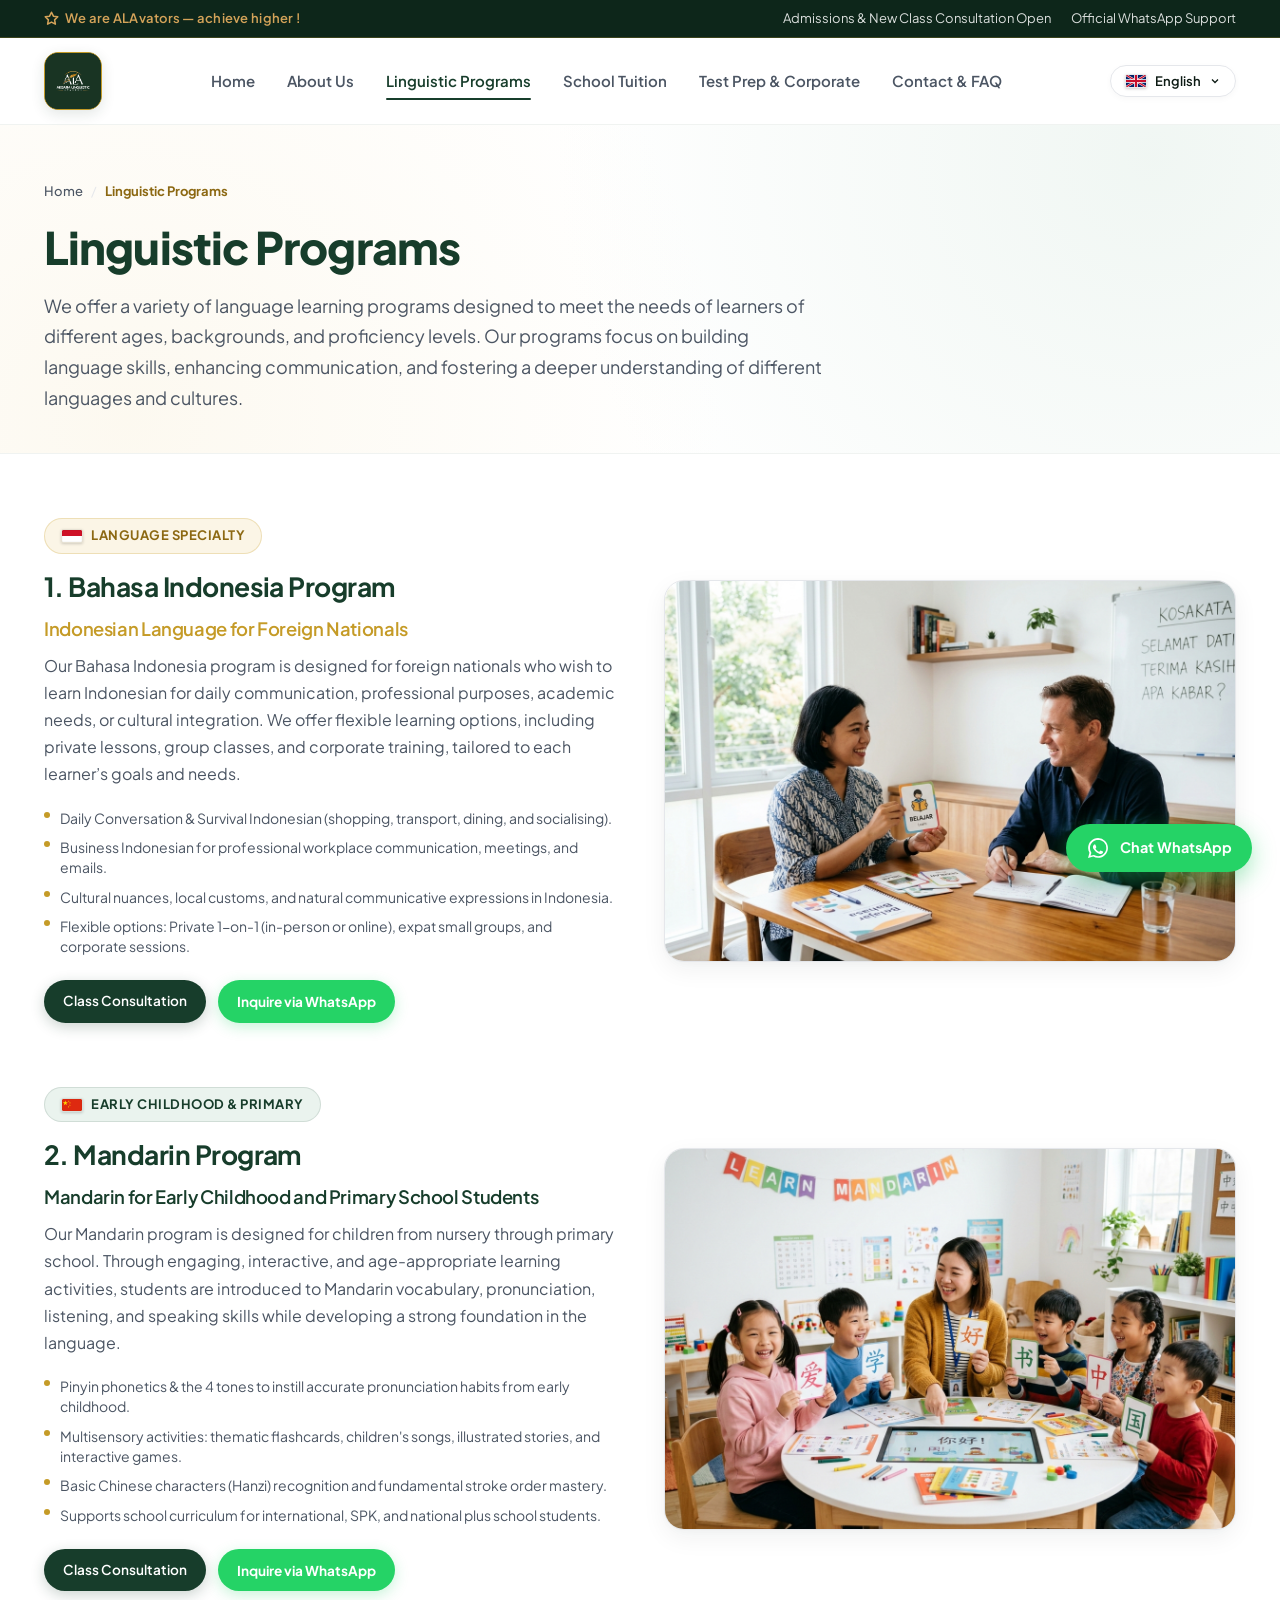
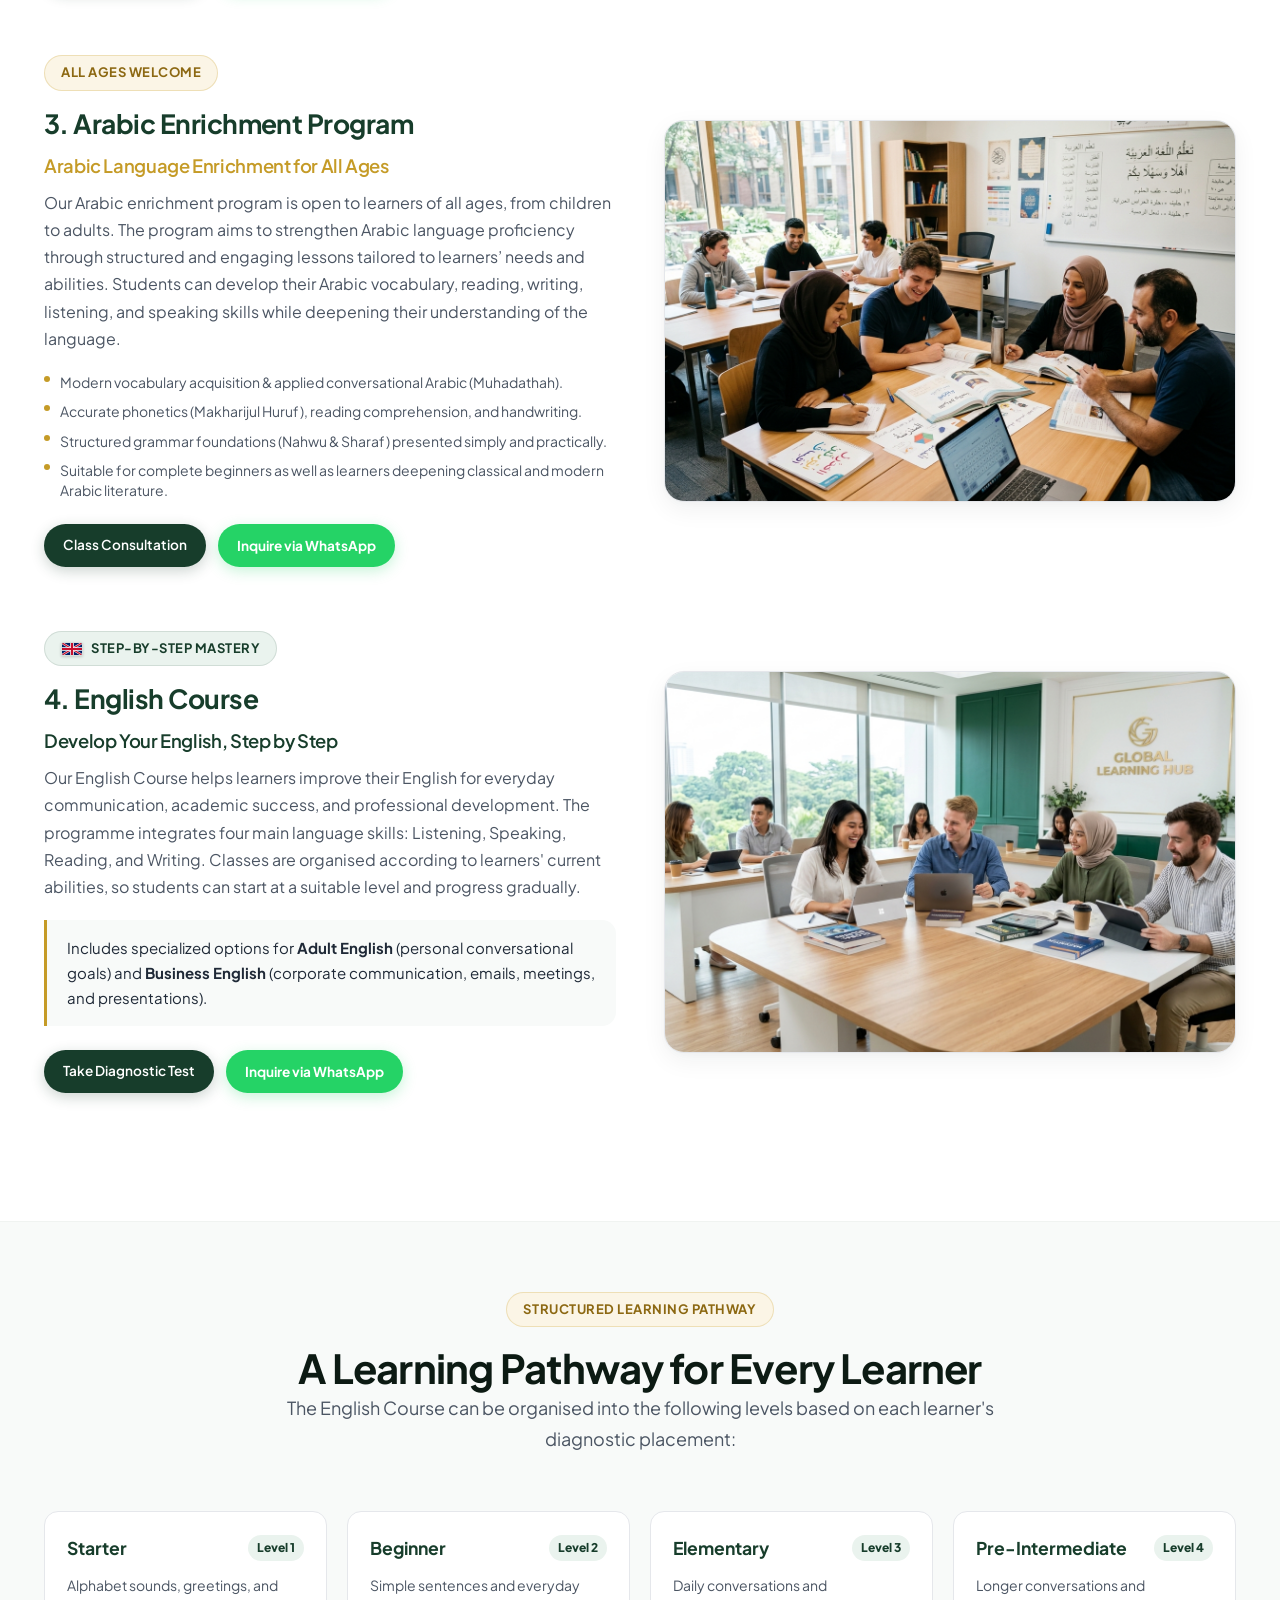
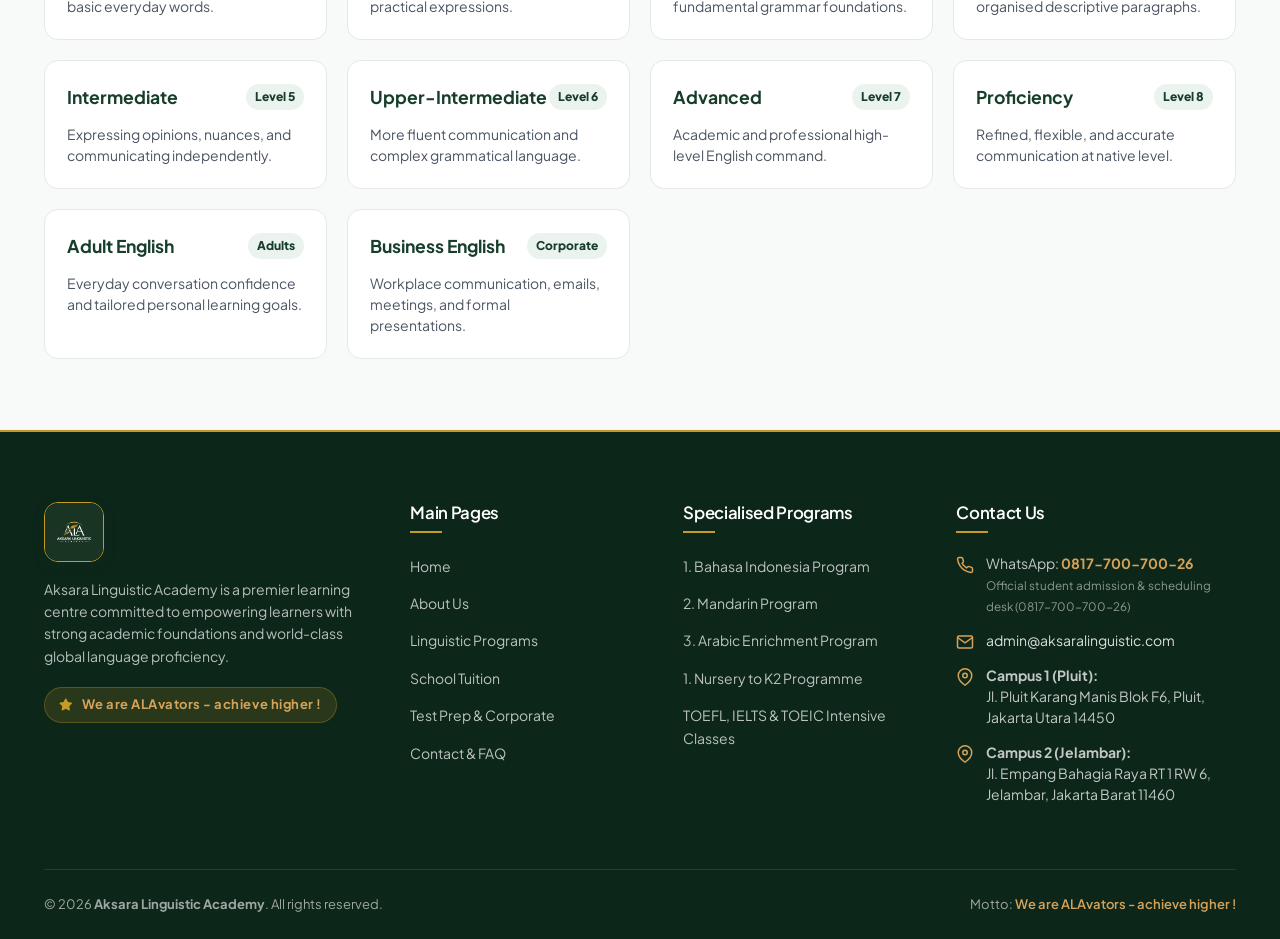
<file: program-bahasa.html>
<!DOCTYPE html>
<html lang="en">
<head>
  <meta charset="UTF-8" />
  <meta name="viewport" content="width=device-width, initial-scale=1.0" />
  <title>Linguistic Programs | Aksara Linguistic Academy</title>
  <meta name="description" content="Comprehensive language learning programs: Bahasa Indonesia for Foreign Nationals (BIPA), Mandarin for Children, Arabic Enrichment, and Progressive English." />

  <!-- Google Fonts: Plus Jakarta Sans -->
  <link rel="preconnect" href="https://fonts.googleapis.com" />
  <link rel="preconnect" href="https://fonts.gstatic.com" crossorigin />
  <link href="https://fonts.googleapis.com/css2?family=Plus+Jakarta+Sans:wght@400;500;600;700;800&display=swap" rel="stylesheet" />

  <!-- Font Awesome 6 Free Solid Icons -->
  <link rel="stylesheet" href="https://cdnjs.cloudflare.com/ajax/libs/font-awesome/6.5.1/css/all.min.css" />

  <!-- Main Stylesheet -->
  <link rel="stylesheet" href="css/style.css" />
  <link rel="icon" type="image/jpeg" href="assets/logo.jpeg" />
</head>
<body>

  <!-- Top Announcement Bar -->
  <div class="top-bar">
    <div class="container top-bar-inner">
      <div class="slogan-tag">
        <svg width="15" height="15" viewBox="0 0 24 24" fill="none" stroke="currentColor" stroke-width="2.5" stroke-linecap="round" stroke-linejoin="round">
          <polygon points="12 2 15.09 8.26 22 9.27 17 14.14 18.18 21.02 12 17.77 5.82 21.02 7 14.14 2 9.27 8.91 8.26 12 2"></polygon>
        </svg>
        <span data-i18n="topbar.slogan">We are ALAvators — achieve higher !</span>
      </div>
      <div class="top-bar-links">
        <a href="kontak.html" data-i18n="topbar.admission">Admissions & New Class Consultation Open</a>
        <a href="https://wa.me/6281770070026" target="_blank" data-i18n="topbar.whatsapp">Official WhatsApp Support</a>
      </div>
    </div>
  </div>

  <!-- Navigation Header -->
  <header class="site-header">
    <div class="container navbar">
      <a href="index.html" class="brand-wrapper" aria-label="Aksara Linguistic Academy">
        <div class="brand-logo-frame">
          <img src="assets/logo.jpeg" alt="Aksara Linguistic Academy" class="brand-logo-img" />
        </div>
      </a>

      <nav class="nav-links" id="mainNav">
        <a href="index.html" class="nav-link" data-i18n="nav.home">Home</a>
        <a href="tentang.html" class="nav-link" data-i18n="nav.about">About Us</a>
        <a href="program-bahasa.html" class="nav-link active" data-i18n="nav.programs">Linguistic Programs</a>
        <a href="bimbel-sekolah.html" class="nav-link" data-i18n="nav.tuition">School Tuition</a>
        <a href="persiapan-ujian.html" class="nav-link" data-i18n="nav.testprep">Test Prep & Corporate</a>
        <a href="kontak.html" class="nav-link" data-i18n="nav.contact">Contact & FAQ</a>
      </nav>

      <div class="nav-actions">
        <!-- Language Switcher Dropdown -->
        <div class="lang-selector-dropdown">
          <button class="lang-btn" id="langDropdownBtn" type="button" aria-label="Select Language">
            <span id="currentLangFlag"><img src="assets/flags/uk.svg" alt="UK Flag" class="flag-icon" /></span>
            <span id="currentLangText">English</span>
            <svg width="12" height="12" viewBox="0 0 24 24" fill="none" stroke="currentColor" stroke-width="2.5"><polyline points="6 9 12 15 18 9"></polyline></svg>
          </button>
          <div class="lang-menu" id="langMenu">
            <button type="button" class="lang-option active" data-lang="en">
              <img src="assets/flags/uk.svg" alt="UK Flag" class="flag-icon" />
              <span>English (Default)</span>
            </button>
            <button type="button" class="lang-option" data-lang="id">
              <img src="assets/flags/id.svg" alt="Indonesia Flag" class="flag-icon" />
              <span>Bahasa Indonesia</span>
            </button>
            <button type="button" class="lang-option" data-lang="zh">
              <img src="assets/flags/cn.svg" alt="China Flag" class="flag-icon" />
              <span>中文 (Mandarin)</span>
            </button>
          </div>
        </div>

        <button class="menu-toggle" aria-label="Toggle navigation menu" aria-expanded="false">
          &#9776;
        </button>
      </div>
    </div>
  </header>

  <!-- Subpage Hero Banner -->
  <section class="page-hero">
    <div class="container">
      <div class="breadcrumb-nav">
        <a href="index.html" data-i18n="nav.home">Home</a>
        <span class="separator">/</span>
        <span class="current" data-i18n="nav.programs">Linguistic Programs</span>
      </div>
      <h1 class="page-title" data-i18n="prog.page_title">Linguistic Programs</h1>
      <p class="page-desc" data-i18n="prog.page_desc">
        We offer a variety of language learning programs designed to meet the needs of learners of different ages, backgrounds, and proficiency levels. Our programs focus on building language skills, enhancing communication, and fostering a deeper understanding of different languages and cultures.
      </p>
    </div>
  </section>

  <!-- Detailed Linguistic Programs -->
  <section class="page-section bg-white">
    <div class="container">

      <!-- Program 1: Bahasa Indonesia Program -->
      <div class="feature-block-grid">
        <div class="feature-content">
          <div class="badge-pill badge-gold">
            <img src="assets/flags/id.svg" alt="Indonesia" class="flag-icon" />
            <span data-i18n="badge.specialty">Specialised Program</span>
          </div>
          <h3 data-i18n="bipa.title">1. Bahasa Indonesia Program</h3>
          <h4 style="color: var(--brand-gold); margin-bottom: 12px; font-weight: 600;" data-i18n="bipa.sub">Indonesian Language for Foreign Nationals</h4>
          <p data-i18n="bipa.desc">
            Our Bahasa Indonesia program is designed for foreign nationals who wish to learn Indonesian for daily communication, professional purposes, academic needs, or cultural integration. We offer flexible learning options, including private lessons, group classes, and corporate training, tailored to each learner’s goals and needs.
          </p>
          <ul class="card-features-list" style="margin-bottom: 24px;">
            <li><div class="bullet-dot"></div><span data-i18n="bipa.f1">Daily Conversation & Survival Indonesian (shopping, transport, dining, and socialising).</span></li>
            <li><div class="bullet-dot"></div><span data-i18n="bipa.f2">Business Indonesian for professional workplace communication, meetings, and emails.</span></li>
            <li><div class="bullet-dot"></div><span data-i18n="bipa.f3">Cultural nuances, local customs, and natural communicative expressions in Indonesia.</span></li>
            <li><div class="bullet-dot"></div><span data-i18n="bipa.f4">Flexible options: Private 1-on-1 (in-person or online), expat small groups, and corporate sessions.</span></li>
          </ul>
          <div style="display: flex; gap: 12px; flex-wrap: wrap;">
            <a href="kontak.html" class="btn btn-primary btn-sm" data-i18n="btn.consult_class">Class Consultation</a>
            <button type="button" class="btn btn-whatsapp btn-sm btn-direct-wa" data-program="Bahasa Indonesia for Foreign Nationals">
              <span data-i18n="btn.ask_whatsapp">Inquire via WhatsApp</span>
            </button>
          </div>
        </div>
        <div class="feature-media">
          <img src="assets/indonesian.jpg" alt="Professional tutor teaching Bahasa Indonesia to expat" />
        </div>
      </div>

      <!-- Program 2: Mandarin Program -->
      <div class="feature-block-grid reverse">
        <div class="feature-content">
          <div class="badge-pill badge-emerald">
            <img src="assets/flags/cn.svg" alt="China" class="flag-icon" />
            <span data-i18n="badge.early_primary">Early Childhood & Primary</span>
          </div>
          <h3 data-i18n="mandarin.title">2. Mandarin Program</h3>
          <h4 style="color: var(--brand-emerald); margin-bottom: 12px; font-weight: 600;" data-i18n="mandarin.sub">Mandarin for Early Childhood and Primary School Students</h4>
          <p data-i18n="mandarin.desc">
            Our Mandarin program is designed for children from nursery through primary school. Through engaging, interactive, and age-appropriate learning activities, students are introduced to Mandarin vocabulary, pronunciation, listening, and speaking skills while developing a strong foundation in the language.
          </p>
          <ul class="card-features-list" style="margin-bottom: 24px;">
            <li><div class="bullet-dot"></div><span data-i18n="mandarin.f1">Pinyin phonetics & the 4 tones to instill accurate pronunciation habits from early childhood.</span></li>
            <li><div class="bullet-dot"></div><span data-i18n="mandarin.f2">Multisensory activities: thematic flashcards, children's songs, illustrated stories, and interactive games.</span></li>
            <li><div class="bullet-dot"></div><span data-i18n="mandarin.f3">Basic Chinese characters (Hanzi) recognition and fundamental stroke order mastery.</span></li>
            <li><div class="bullet-dot"></div><span data-i18n="mandarin.f4">Supports school curriculum for international, SPK, and national plus school students.</span></li>
          </ul>
          <div style="display: flex; gap: 12px; flex-wrap: wrap;">
            <a href="kontak.html" class="btn btn-primary btn-sm" data-i18n="btn.consult_class">Class Consultation</a>
            <button type="button" class="btn btn-whatsapp btn-sm btn-direct-wa" data-program="Mandarin for Early Childhood and Primary">
              <span data-i18n="btn.ask_whatsapp">Inquire via WhatsApp</span>
            </button>
          </div>
        </div>
        <div class="feature-media">
          <img src="assets/mandarin.jpg" alt="Children happily learning Mandarin Chinese with tutor" />
        </div>
      </div>

      <!-- Program 3: Arabic Enrichment Program -->
      <div class="feature-block-grid">
        <div class="feature-content">
          <div class="badge-pill badge-gold" data-i18n="badge.all_ages">All Ages Welcome</div>
          <h3 data-i18n="arabic.title">3. Arabic Enrichment Program</h3>
          <h4 style="color: var(--brand-gold); margin-bottom: 12px; font-weight: 600;" data-i18n="arabic.sub">Arabic Language Enrichment for All Ages</h4>
          <p data-i18n="arabic.desc">
            Our Arabic enrichment program is open to learners of all ages, from children to adults. The program aims to strengthen Arabic language proficiency through structured and engaging lessons tailored to learners’ needs and abilities. Students can develop their Arabic vocabulary, reading, writing, listening, and speaking skills while deepening their understanding of the language.
          </p>
          <ul class="card-features-list" style="margin-bottom: 24px;">
            <li><div class="bullet-dot"></div><span data-i18n="arabic.f1">Modern vocabulary acquisition & applied conversational Arabic (Muhadathah).</span></li>
            <li><div class="bullet-dot"></div><span data-i18n="arabic.f2">Accurate phonetics (Makharijul Huruf), reading comprehension, and handwriting.</span></li>
            <li><div class="bullet-dot"></div><span data-i18n="arabic.f3">Structured grammar foundations (Nahwu & Sharaf) presented simply and practically.</span></li>
            <li><div class="bullet-dot"></div><span data-i18n="arabic.f4">Suitable for complete beginners as well as learners deepening classical and modern Arabic literature.</span></li>
          </ul>
          <div style="display: flex; gap: 12px; flex-wrap: wrap;">
            <a href="kontak.html" class="btn btn-primary btn-sm" data-i18n="btn.consult_class">Class Consultation</a>
            <button type="button" class="btn btn-whatsapp btn-sm btn-direct-wa" data-program="Arabic Enrichment Program">
              <span data-i18n="btn.ask_whatsapp">Inquire via WhatsApp</span>
            </button>
          </div>
        </div>
        <div class="feature-media">
          <img src="assets/arabic.jpg" alt="Students engaged in learning Arabic language" />
        </div>
      </div>

      <!-- Program 4: English Course & Levels Pathway -->
      <div class="feature-block-grid reverse">
        <div class="feature-content">
          <div class="badge-pill badge-emerald">
            <img src="assets/flags/uk.svg" alt="United Kingdom" class="flag-icon" />
            <span data-i18n="badge.step_mastery">Step-by-Step Mastery</span>
          </div>
          <h3 data-i18n="english.title">4. English Course</h3>
          <h4 style="color: var(--brand-emerald); margin-bottom: 12px; font-weight: 600;" data-i18n="english.sub">Develop Your English, Step by Step</h4>
          <p data-i18n="english.desc">
            Our English Course helps learners improve their English for everyday communication, academic success, and professional development. The programme integrates four main language skills: Listening, Speaking, Reading, and Writing. Classes are organised according to learners' current abilities, so students can start at a suitable level and progress gradually.
          </p>
          <div class="feature-box-highlight">
            Includes specialized options for <strong>Adult English</strong> (personal conversational goals) and <strong>Business English</strong> (corporate communication, emails, meetings, and presentations).
          </div>
          <div style="display: flex; gap: 12px; flex-wrap: wrap;">
            <a href="kontak.html" class="btn btn-primary btn-sm" data-i18n="btn.apply_diagnostic">Take Diagnostic Placement</a>
            <button type="button" class="btn btn-whatsapp btn-sm btn-direct-wa" data-program="English Course Pathway">
              <span data-i18n="btn.ask_whatsapp">Inquire via WhatsApp</span>
            </button>
          </div>
        </div>
        <div class="feature-media">
          <img src="assets/hero.jpg" alt="Interactive English learning group" />
        </div>
      </div>

    </div>
  </section>

  <!-- English Levels Pathway Roadmap (Slide 7-8 PDF) -->
  <section class="pathway-section">
    <div class="container">
      <div class="section-header">
        <div class="badge-pill badge-gold" data-i18n="badge.structured_pathway">Structured Learning Pathway</div>
        <h2 data-i18n="pathway.title">A Learning Pathway for Every Learner</h2>
        <p class="lead-text" data-i18n="pathway.desc">
          The English Course can be organised into the following levels based on each learner's diagnostic placement:
        </p>
      </div>

      <div class="levels-grid">
        <div class="level-card">
          <div class="level-card-header">
            <span class="level-name">Starter</span>
            <span class="level-num">Level 1</span>
          </div>
          <p class="level-focus" data-i18n="level.starter_f">Alphabet sounds, greetings, and basic everyday words.</p>
        </div>

        <div class="level-card">
          <div class="level-card-header">
            <span class="level-name">Beginner</span>
            <span class="level-num">Level 2</span>
          </div>
          <p class="level-focus" data-i18n="level.beginner_f">Simple sentences and everyday practical expressions.</p>
        </div>

        <div class="level-card">
          <div class="level-card-header">
            <span class="level-name">Elementary</span>
            <span class="level-num">Level 3</span>
          </div>
          <p class="level-focus" data-i18n="level.elem_f">Daily conversations and essential fundamental grammar.</p>
        </div>

        <div class="level-card">
          <div class="level-card-header">
            <span class="level-name">Pre-Intermediate</span>
            <span class="level-num">Level 4</span>
          </div>
          <p class="level-focus" data-i18n="level.preint_f">Longer conversations and organised descriptive paragraphs.</p>
        </div>

        <div class="level-card">
          <div class="level-card-header">
            <span class="level-name">Intermediate</span>
            <span class="level-num">Level 5</span>
          </div>
          <p class="level-focus" data-i18n="level.int_f">Expressing opinions, nuances, and communicating independently.</p>
        </div>

        <div class="level-card">
          <div class="level-card-header">
            <span class="level-name">Upper-Intermediate</span>
            <span class="level-num">Level 6</span>
          </div>
          <p class="level-focus" data-i18n="level.upperint_f">More fluent communication and complex grammatical language.</p>
        </div>

        <div class="level-card">
          <div class="level-card-header">
            <span class="level-name">Advanced</span>
            <span class="level-num">Level 7</span>
          </div>
          <p class="level-focus" data-i18n="level.adv_f">Academic and professional high-level English command.</p>
        </div>

        <div class="level-card">
          <div class="level-card-header">
            <span class="level-name">Proficiency</span>
            <span class="level-num">Level 8</span>
          </div>
          <p class="level-focus" data-i18n="level.prof_f">Refined, flexible, and accurate communication at native level.</p>
        </div>

        <div class="level-card">
          <div class="level-card-header">
            <span class="level-name">Adult English</span>
            <span class="level-num">Adults</span>
          </div>
          <p class="level-focus" data-i18n="level.adult_f">Everyday conversation confidence and tailored personal learning goals.</p>
        </div>

        <div class="level-card">
          <div class="level-card-header">
            <span class="level-name">Business English</span>
            <span class="level-num">Corporate</span>
          </div>
          <p class="level-focus" data-i18n="level.biz_f">Workplace communication, emails, meetings, and formal presentations.</p>
        </div>
      </div>
    </div>
  </section>

  <!-- Footer -->
  <footer class="site-footer">
    <div class="container">
      <div class="footer-top">
        <div class="footer-brand">
          <div class="brand-logo-frame">
            <img src="assets/logo.jpeg" alt="Aksara Linguistic Academy Seal" class="brand-logo-img" />
          </div>
          <p data-i18n="footer.desc">
            Aksara Linguistic Academy is a premier learning centre committed to empowering learners with strong academic foundations and world-class global language proficiency.
          </p>
          <div class="footer-slogan">
            <i class="fa-solid fa-star"></i> <span data-i18n="footer.motto">We are ALAvators - achieve higher !</span>
          </div>
        </div>

        <div class="footer-col">
          <h4 data-i18n="footer.nav_title">Main Pages</h4>
          <ul class="footer-links">
            <li><a href="index.html" data-i18n="nav.home">Home</a></li>
            <li><a href="tentang.html" data-i18n="nav.about">About Us</a></li>
            <li><a href="program-bahasa.html" data-i18n="nav.programs">Linguistic Programs</a></li>
            <li><a href="bimbel-sekolah.html" data-i18n="nav.tuition">School Tuition</a></li>
            <li><a href="persiapan-ujian.html" data-i18n="nav.testprep">Test Prep & Corporate</a></li>
            <li><a href="kontak.html" data-i18n="nav.contact">Contact & FAQ</a></li>
          </ul>
        </div>

        <div class="footer-col">
          <h4 data-i18n="footer.prog_title">Specialised Programs</h4>
          <ul class="footer-links">
            <li><a href="program-bahasa.html" data-i18n="bipa.title">Bahasa Indonesia (BIPA)</a></li>
            <li><a href="program-bahasa.html" data-i18n="mandarin.title">Mandarin for Children</a></li>
            <li><a href="program-bahasa.html" data-i18n="arabic.title">Arabic Enrichment</a></li>
            <li><a href="bimbel-sekolah.html" data-i18n="k2.title">Nursery to K2 Calistung</a></li>
            <li><a href="persiapan-ujian.html" data-i18n="ielts.title">TOEFL & IELTS Intensive</a></li>
          </ul>
        </div>

        <div class="footer-col">
          <h4 data-i18n="footer.contact_title">Contact Us</h4>
          <ul class="footer-contact-info">
            <li>
              <svg width="18" height="18" viewBox="0 0 24 24" fill="none" stroke="currentColor" stroke-width="2">
                <path d="M22 16.92v3a2 2 0 0 1-2.18 2 19.79 19.79 0 0 1-8.63-3.07 19.5 19.5 0 0 1-6-6 19.79 19.79 0 0 1-3.07-8.67A2 2 0 0 1 4.11 2h3a2 2 0 0 1 2 1.72 12.84 12.84 0 0 0 .7 2.81 2 2 0 0 1-.45 2.11L8.09 9.91a16 16 0 0 0 6 6l1.27-1.27a2 2 0 0 1 2.11-.45 12.84 12.84 0 0 0 2.81.7A2 2 0 0 1 22 16.92z"></path>
              </svg>
              <span>WhatsApp: <a href="https://wa.me/6281770070026" target="_blank" style="color: var(--brand-gold-light); font-weight: 700;">0817-700-700-26</a><br><small style="opacity: 0.7;" data-i18n="contact.wa_desc">(Official Admission Support)</small></span>
            </li>
            <li>
              <svg width="18" height="18" viewBox="0 0 24 24" fill="none" stroke="currentColor" stroke-width="2">
                <path d="M4 4h16c1.1 0 2 .9 2 2v12c0 1.1-.9 2-2 2H4c-1.1 0-2-.9-2-2V6c0-1.1.9-2 2-2z"></path>
                <polyline points="22,6 12,13 2,6"></polyline>
              </svg>
              <span><a href="mailto:admin@aksaralinguistic.com" style="color: rgba(255,255,255,0.85);">admin@aksaralinguistic.com</a></span>
            </li>
            <li>
              <svg width="18" height="18" viewBox="0 0 24 24" fill="none" stroke="currentColor" stroke-width="2">
                <path d="M21 10c0 7-9 13-9 13s-9-6-9-13a9 9 0 0 1 18 0z"></path>
                <circle cx="12" cy="10" r="3"></circle>
              </svg>
              <span>
                <strong data-i18n="footer.c1_title">Campus 1 (Pluit):</strong><br>
                Jl. Pluit Karang Manis Blok F6, Pluit, Jakarta Utara 14450
              </span>
            </li>
            <li>
              <svg width="18" height="18" viewBox="0 0 24 24" fill="none" stroke="currentColor" stroke-width="2">
                <path d="M21 10c0 7-9 13-9 13s-9-6-9-13a9 9 0 0 1 18 0z"></path>
                <circle cx="12" cy="10" r="3"></circle>
              </svg>
              <span>
                <strong data-i18n="footer.c2_title">Campus 2 (Jelambar):</strong><br>
                Jl. Empang Bahagia Raya RT 1 RW 6, Jelambar, Jakarta Barat 11460
              </span>
            </li>
          </ul>
        </div>
      </div>

      <div class="footer-bottom">
        <div>&copy; 2026 <strong>Aksara Linguistic Academy</strong>. <span data-i18n="footer.rights">All rights reserved.</span></div>
        <div>Motto: <span style="color: var(--brand-gold-light); font-weight: 600;" data-i18n="footer.motto">We are ALAvators - achieve higher !</span></div>
      </div>
    </div>
  </footer>

  <!-- Floating Direct WhatsApp Button -->
  <a href="https://wa.me/6281770070026?text=Hello%20Aksara%20Linguistic%20Academy!%20I%20would%20like%20to%20inquire%20about%20your%20Linguistic%20Programs." class="floating-wa-btn" target="_blank" aria-label="Contact WhatsApp">
    <svg width="24" height="24" viewBox="0 0 24 24" fill="currentColor">
      <path d="M12.04 2c-5.46 0-9.91 4.45-9.91 9.91 0 1.75.46 3.45 1.32 4.95L2.05 22l5.25-1.38c1.45.79 3.08 1.21 4.74 1.21 5.46 0 9.91-4.45 9.91-9.91 0-2.65-1.03-5.14-2.9-7.01A9.82 9.82 0 0 0 12.04 2zm.01 1.67c2.2 0 4.26.86 5.82 2.42a8.2 8.2 0 0 1 2.41 5.82c0 4.54-3.7 8.24-8.24 8.24-1.42 0-2.82-.37-4.06-1.08l-.29-.17-3.12.82.83-3.04-.19-.3a8.17 8.17 0 0 1-1.25-4.47c0-4.54 3.7-8.24 8.24-8.24zm4.52 11.66c-.25-.13-1.47-.72-1.7-.81-.23-.08-.39-.13-.56.13-.17.25-.64.81-.79.97-.14.17-.29.19-.54.06-.25-.13-1.06-.39-2.02-1.24-.75-.67-1.25-1.49-1.4-1.74-.14-.25-.02-.39.11-.51.11-.11.25-.29.37-.43.13-.14.17-.25.25-.42.08-.17.04-.31-.02-.44-.06-.13-.56-1.35-.77-1.85-.2-.49-.41-.42-.56-.43h-.48c-.16 0-.43.06-.66.31-.23.25-.87.85-.87 2.08s.89 2.41 1.02 2.58c.13.17 1.76 2.68 4.26 3.76.6.26 1.06.41 1.42.53.6.19 1.15.16 1.58.1.48-.07 1.47-.6 1.68-1.18.21-.58.21-1.07.15-1.18-.06-.11-.22-.18-.47-.3z"/>
    </svg>
    <span data-i18n="btn.floating_wa">Chat WhatsApp</span>
  </a>

  <!-- JavaScript Modules -->
  <script src="js/translations.js"></script>
  <script src="js/main.js"></script>
</body>
</html>
</file>
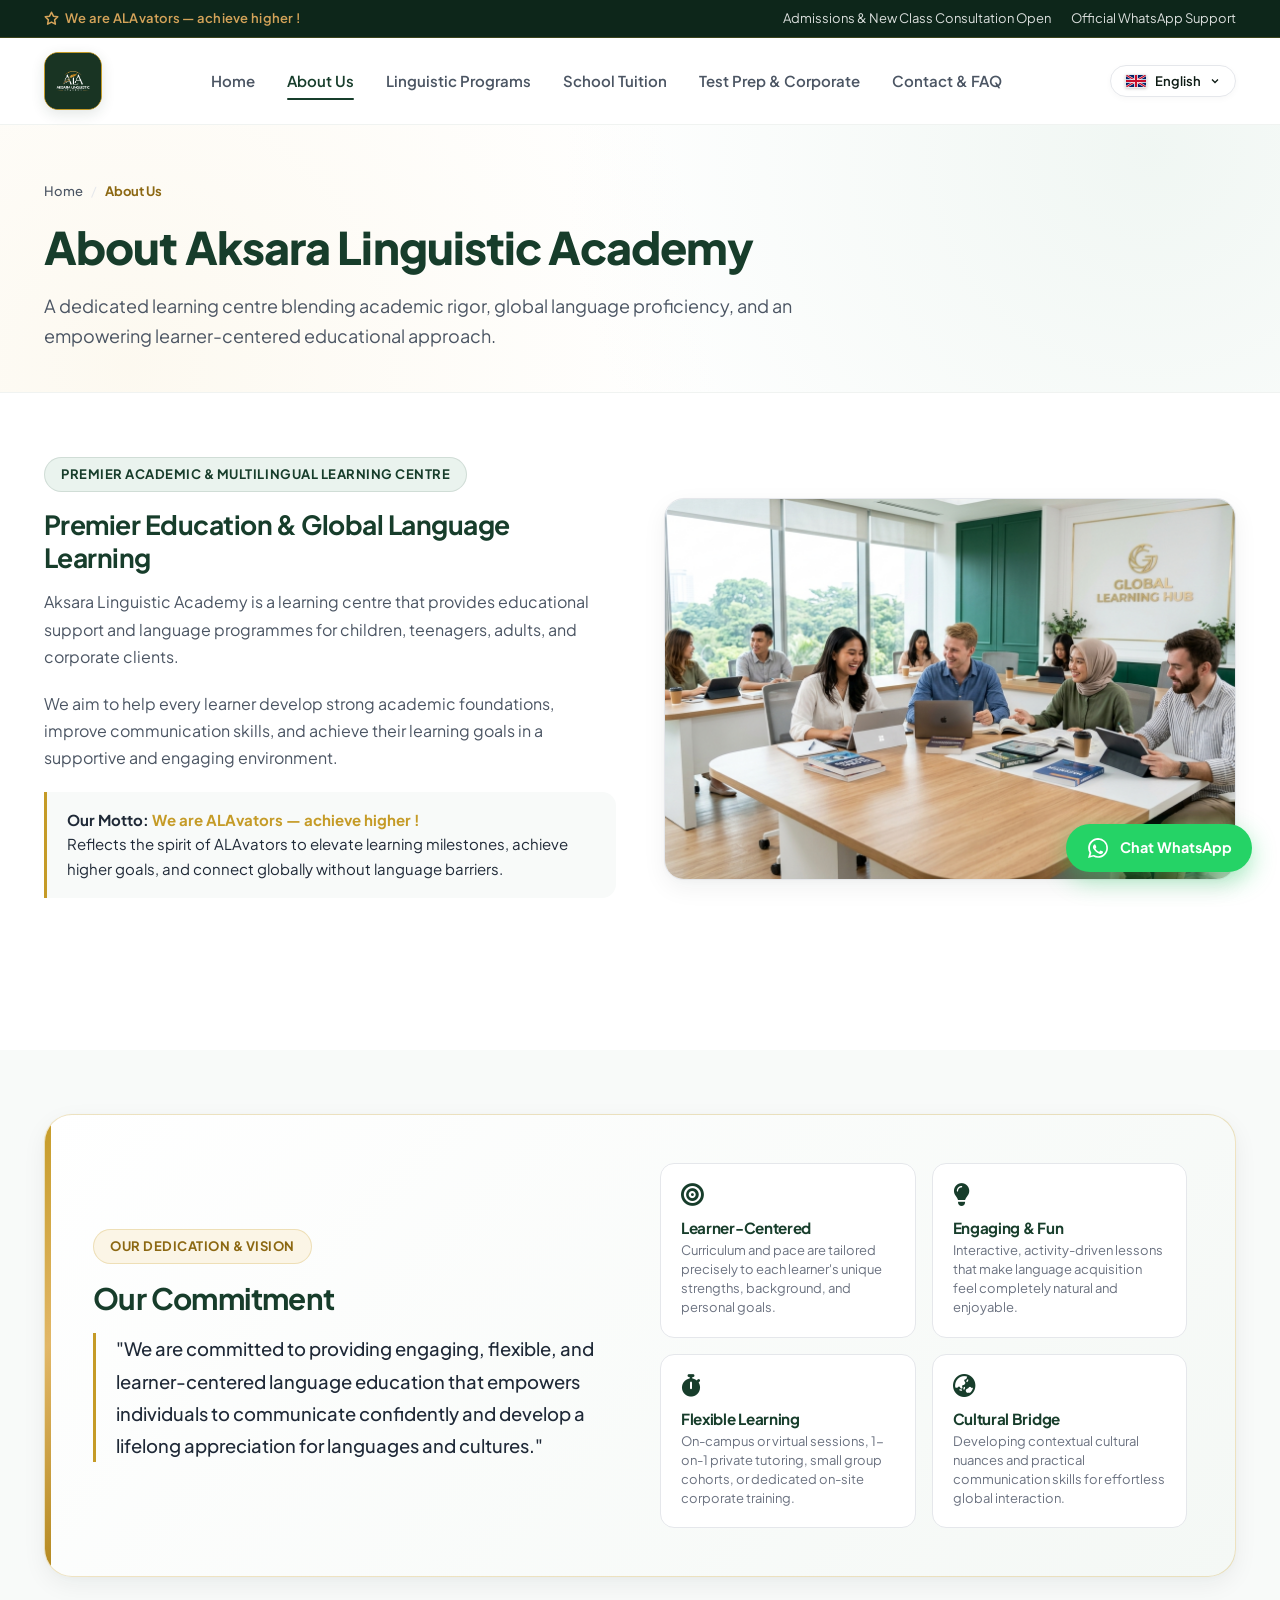
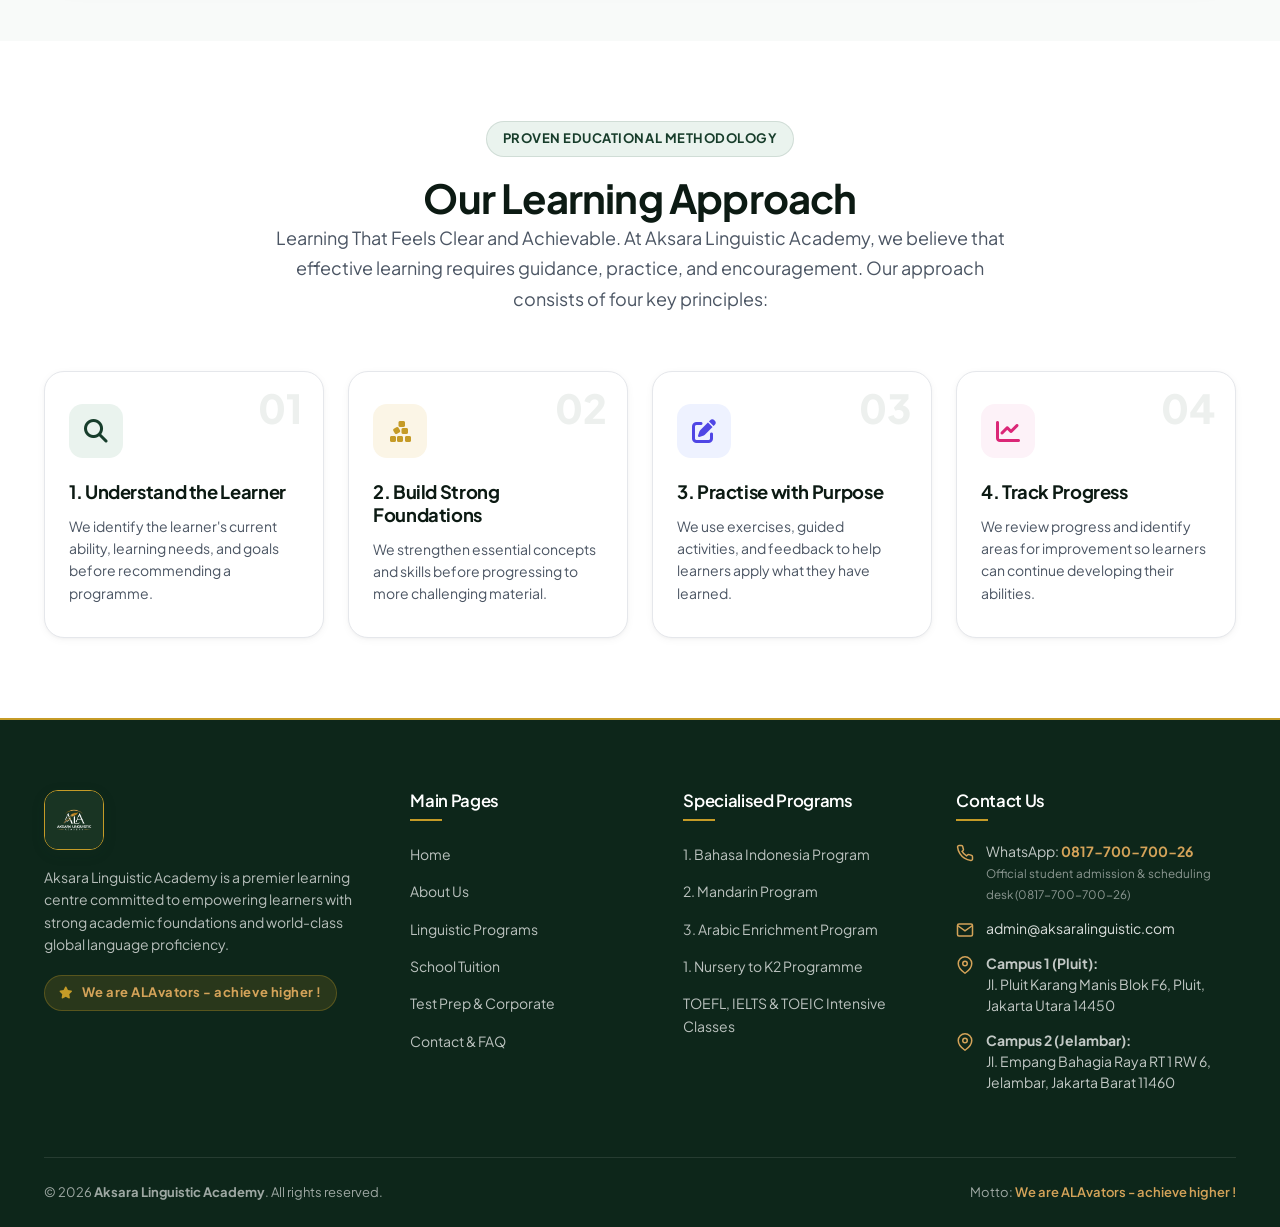
<file: tentang.html>
<!DOCTYPE html>
<html lang="en">
<head>
  <meta charset="UTF-8" />
  <meta name="viewport" content="width=device-width, initial-scale=1.0" />
  <title>About Us & Learning Methodology | Aksara Linguistic Academy</title>
  <meta name="description" content="Discover Aksara Linguistic Academy, our commitment to learner-centered education, and our 4 key educational principles." />

  <!-- Google Fonts: Plus Jakarta Sans -->
  <link rel="preconnect" href="https://fonts.googleapis.com" />
  <link rel="preconnect" href="https://fonts.gstatic.com" crossorigin />
  <link href="https://fonts.googleapis.com/css2?family=Plus+Jakarta+Sans:wght@400;500;600;700;800&display=swap" rel="stylesheet" />

  <!-- Font Awesome 6 Free Solid Icons -->
  <link rel="stylesheet" href="https://cdnjs.cloudflare.com/ajax/libs/font-awesome/6.5.1/css/all.min.css" />

  <!-- Main Stylesheet -->
  <link rel="stylesheet" href="css/style.css" />
  <link rel="icon" type="image/jpeg" href="assets/logo.jpeg" />
</head>
<body>

  <!-- Top Announcement Bar -->
  <div class="top-bar">
    <div class="container top-bar-inner">
      <div class="slogan-tag">
        <svg width="15" height="15" viewBox="0 0 24 24" fill="none" stroke="currentColor" stroke-width="2.5" stroke-linecap="round" stroke-linejoin="round">
          <polygon points="12 2 15.09 8.26 22 9.27 17 14.14 18.18 21.02 12 17.77 5.82 21.02 7 14.14 2 9.27 8.91 8.26 12 2"></polygon>
        </svg>
        <span data-i18n="topbar.slogan">We are ALAvators — achieve higher !</span>
      </div>
      <div class="top-bar-links">
        <a href="kontak.html" data-i18n="topbar.admission">Admissions & New Class Consultation Open</a>
        <a href="https://wa.me/6281770070026" target="_blank" data-i18n="topbar.whatsapp">Official WhatsApp Support</a>
      </div>
    </div>
  </div>

  <!-- Navigation Header -->
  <header class="site-header">
    <div class="container navbar">
      <a href="index.html" class="brand-wrapper" aria-label="Aksara Linguistic Academy">
        <div class="brand-logo-frame">
          <img src="assets/logo.jpeg" alt="Aksara Linguistic Academy" class="brand-logo-img" />
        </div>
      </a>

      <nav class="nav-links" id="mainNav">
        <a href="index.html" class="nav-link" data-i18n="nav.home">Home</a>
        <a href="tentang.html" class="nav-link active" data-i18n="nav.about">About Us</a>
        <a href="program-bahasa.html" class="nav-link" data-i18n="nav.programs">Linguistic Programs</a>
        <a href="bimbel-sekolah.html" class="nav-link" data-i18n="nav.tuition">School Tuition</a>
        <a href="persiapan-ujian.html" class="nav-link" data-i18n="nav.testprep">Test Prep & Corporate</a>
        <a href="kontak.html" class="nav-link" data-i18n="nav.contact">Contact & FAQ</a>
      </nav>

      <div class="nav-actions">
        <!-- Language Switcher Dropdown -->
        <div class="lang-selector-dropdown">
          <button class="lang-btn" id="langDropdownBtn" type="button" aria-label="Select Language">
            <span id="currentLangFlag"><img src="assets/flags/uk.svg" alt="UK Flag" class="flag-icon" /></span>
            <span id="currentLangText">English</span>
            <svg width="12" height="12" viewBox="0 0 24 24" fill="none" stroke="currentColor" stroke-width="2.5"><polyline points="6 9 12 15 18 9"></polyline></svg>
          </button>
          <div class="lang-menu" id="langMenu">
            <button type="button" class="lang-option active" data-lang="en">
              <img src="assets/flags/uk.svg" alt="UK Flag" class="flag-icon" />
              <span>English (Default)</span>
            </button>
            <button type="button" class="lang-option" data-lang="id">
              <img src="assets/flags/id.svg" alt="Indonesia Flag" class="flag-icon" />
              <span>Bahasa Indonesia</span>
            </button>
            <button type="button" class="lang-option" data-lang="zh">
              <img src="assets/flags/cn.svg" alt="China Flag" class="flag-icon" />
              <span>中文 (Mandarin)</span>
            </button>
          </div>
        </div>

        <button class="menu-toggle" aria-label="Toggle navigation menu" aria-expanded="false">
          &#9776;
        </button>
      </div>
    </div>
  </header>

  <!-- Subpage Hero Banner -->
  <section class="page-hero">
    <div class="container">
      <div class="breadcrumb-nav">
        <a href="index.html" data-i18n="nav.home">Home</a>
        <span class="separator">/</span>
        <span class="current" data-i18n="nav.about">About Us</span>
      </div>
      <h1 class="page-title" data-i18n="about.page_title">About Aksara Linguistic Academy</h1>
      <p class="page-desc" data-i18n="about.page_desc">
        A dedicated learning centre blending academic rigor, global language proficiency, and an empowering learner-centered educational approach.
      </p>
    </div>
  </section>

  <!-- About Story Section -->
  <section class="page-section bg-white">
    <div class="container">
      <div class="feature-block-grid">
        <div class="feature-content">
          <div class="badge-pill badge-emerald" data-i18n="badge.learning_hub">Learning Centre Profile</div>
          <h3 data-i18n="about.profile_title">Premier Education & Global Language Learning</h3>
          <p data-i18n="about.profile_p1">
            Aksara Linguistic Academy is a learning centre that provides educational support and language programmes for children, teenagers, adults, and corporate clients.
          </p>
          <p data-i18n="about.profile_p2">
            We aim to help every learner develop strong academic foundations, improve communication skills, and achieve their learning goals in a supportive and engaging environment.
          </p>
          <div class="feature-box-highlight">
            <strong data-i18n="about.motto_title">Our Motto:</strong> <span style="color: var(--brand-gold); font-weight: 700;">We are ALAvators — achieve higher !</span>
            <br>
            <span data-i18n="about.motto_desc">Reflects the spirit of ALAvators to elevate learning milestones, achieve higher goals, and connect globally without language barriers.</span>
          </div>
        </div>
        <div class="feature-media">
          <img src="assets/hero.jpg" alt="Modern Classroom at Aksara Linguistic Academy" />
        </div>
      </div>
    </div>
  </section>

  <!-- Our Commitment Section -->
  <section class="page-section bg-subtle">
    <div class="container">
      <div class="commitment-card">
        <div class="commitment-inner">
          <div class="commitment-content">
            <div class="badge-pill badge-gold" data-i18n="badge.commitment">Our Dedication & Vision</div>
            <h2 data-i18n="commitment.title">Our Commitment</h2>
            <p class="commitment-quote" data-i18n="commitment.quote">
              "We are committed to providing engaging, flexible, and learner-centered language education that empowers individuals to communicate confidently and develop a lifelong appreciation for languages and cultures."
            </p>
          </div>

          <div class="commitment-pillars">
            <div class="pillar-box">
              <div class="pillar-icon"><i class="fa-solid fa-bullseye"></i></div>
              <h4 data-i18n="commitment.p1_title">Learner-Centered</h4>
              <p data-i18n="commitment.p1_desc">Curriculum and pace are tailored precisely to each learner's unique strengths, background, and personal goals.</p>
            </div>
            <div class="pillar-box">
              <div class="pillar-icon"><i class="fa-solid fa-lightbulb"></i></div>
              <h4 data-i18n="commitment.p2_title">Engaging & Fun</h4>
              <p data-i18n="commitment.p2_desc">Interactive, activity-driven lessons that make language acquisition feel completely natural and enjoyable.</p>
            </div>
            <div class="pillar-box">
              <div class="pillar-icon"><i class="fa-solid fa-stopwatch"></i></div>
              <h4 data-i18n="commitment.p3_title">Flexible Learning</h4>
              <p data-i18n="commitment.p3_desc">On-campus or virtual sessions, 1-on-1 private tutoring, small group cohorts, or dedicated on-site corporate training.</p>
            </div>
            <div class="pillar-box">
              <div class="pillar-icon"><i class="fa-solid fa-earth-asia"></i></div>
              <h4 data-i18n="commitment.p4_title">Cultural Bridge</h4>
              <p data-i18n="commitment.p4_desc">Developing contextual cultural nuances and practical communication skills for effortless global interaction.</p>
            </div>
          </div>
        </div>
      </div>
    </div>
  </section>

  <!-- Our Learning Approach: 4 Principles -->
  <section class="approach-section">
    <div class="container">
      <div class="section-header">
        <div class="badge-pill badge-emerald" data-i18n="badge.proven_approach">Proven Educational Methodology</div>
        <h2 data-i18n="approach.title">Our Learning Approach</h2>
        <p class="lead-text" data-i18n="approach.desc">
          Learning That Feels Clear and Achievable. At Aksara Linguistic Academy, we believe that effective learning requires guidance, practice, and encouragement. Our approach consists of four key principles:
        </p>
      </div>

      <div class="approach-grid">
        <!-- Principle 1 -->
        <div class="approach-card">
          <div class="approach-step-num">01</div>
          <div class="approach-icon-circle"><i class="fa-solid fa-magnifying-glass"></i></div>
          <h4 class="approach-title" data-i18n="approach.p1_t">1. Understand the Learner</h4>
          <p class="approach-text" data-i18n="approach.p1_d">
            We identify the learner's current ability, learning needs, and goals before recommending a programme.
          </p>
        </div>

        <!-- Principle 2 -->
        <div class="approach-card">
          <div class="approach-step-num">02</div>
          <div class="approach-icon-circle"><i class="fa-solid fa-cubes-stacked"></i></div>
          <h4 class="approach-title" data-i18n="approach.p2_t">2. Build Strong Foundations</h4>
          <p class="approach-text" data-i18n="approach.p2_d">
            We strengthen essential concepts and skills before progressing to more challenging material.
          </p>
        </div>

        <!-- Principle 3 -->
        <div class="approach-card">
          <div class="approach-step-num">03</div>
          <div class="approach-icon-circle"><i class="fa-solid fa-pen-to-square"></i></div>
          <h4 class="approach-title" data-i18n="approach.p3_t">3. Practise with Purpose</h4>
          <p class="approach-text" data-i18n="approach.p3_d">
            We use exercises, guided activities, and feedback to help learners apply what they have learned.
          </p>
        </div>

        <!-- Principle 4 -->
        <div class="approach-card">
          <div class="approach-step-num">04</div>
          <div class="approach-icon-circle"><i class="fa-solid fa-chart-line"></i></div>
          <h4 class="approach-title" data-i18n="approach.p4_t">4. Track Progress</h4>
          <p class="approach-text" data-i18n="approach.p4_d">
            We review progress and identify areas for improvement so learners can continue developing their abilities.
          </p>
        </div>
      </div>
    </div>
  </section>

  <!-- Footer -->
  <footer class="site-footer">
    <div class="container">
      <div class="footer-top">
        <div class="footer-brand">
          <div class="brand-logo-frame">
            <img src="assets/logo.jpeg" alt="Aksara Linguistic Academy Seal" class="brand-logo-img" />
          </div>
          <p data-i18n="footer.desc">
            Aksara Linguistic Academy is a premier learning centre committed to empowering learners with strong academic foundations and world-class global language proficiency.
          </p>
          <div class="footer-slogan">
            <i class="fa-solid fa-star"></i> <span data-i18n="footer.motto">We are ALAvators - achieve higher !</span>
          </div>
        </div>

        <div class="footer-col">
          <h4 data-i18n="footer.nav_title">Main Pages</h4>
          <ul class="footer-links">
            <li><a href="index.html" data-i18n="nav.home">Home</a></li>
            <li><a href="tentang.html" data-i18n="nav.about">About Us</a></li>
            <li><a href="program-bahasa.html" data-i18n="nav.programs">Linguistic Programs</a></li>
            <li><a href="bimbel-sekolah.html" data-i18n="nav.tuition">School Tuition</a></li>
            <li><a href="persiapan-ujian.html" data-i18n="nav.testprep">Test Prep & Corporate</a></li>
            <li><a href="kontak.html" data-i18n="nav.contact">Contact & FAQ</a></li>
          </ul>
        </div>

        <div class="footer-col">
          <h4 data-i18n="footer.prog_title">Specialised Programs</h4>
          <ul class="footer-links">
            <li><a href="program-bahasa.html" data-i18n="bipa.title">Bahasa Indonesia (BIPA)</a></li>
            <li><a href="program-bahasa.html" data-i18n="mandarin.title">Mandarin for Children</a></li>
            <li><a href="program-bahasa.html" data-i18n="arabic.title">Arabic Enrichment</a></li>
            <li><a href="bimbel-sekolah.html" data-i18n="k2.title">Nursery to K2 Calistung</a></li>
            <li><a href="persiapan-ujian.html" data-i18n="ielts.title">TOEFL & IELTS Intensive</a></li>
          </ul>
        </div>

        <div class="footer-col">
          <h4 data-i18n="footer.contact_title">Contact Us</h4>
          <ul class="footer-contact-info">
            <li>
              <svg width="18" height="18" viewBox="0 0 24 24" fill="none" stroke="currentColor" stroke-width="2">
                <path d="M22 16.92v3a2 2 0 0 1-2.18 2 19.79 19.79 0 0 1-8.63-3.07 19.5 19.5 0 0 1-6-6 19.79 19.79 0 0 1-3.07-8.67A2 2 0 0 1 4.11 2h3a2 2 0 0 1 2 1.72 12.84 12.84 0 0 0 .7 2.81 2 2 0 0 1-.45 2.11L8.09 9.91a16 16 0 0 0 6 6l1.27-1.27a2 2 0 0 1 2.11-.45 12.84 12.84 0 0 0 2.81.7A2 2 0 0 1 22 16.92z"></path>
              </svg>
              <span>WhatsApp: <a href="https://wa.me/6281770070026" target="_blank" style="color: var(--brand-gold-light); font-weight: 700;">0817-700-700-26</a><br><small style="opacity: 0.7;" data-i18n="contact.wa_desc">(Official Admission Support)</small></span>
            </li>
            <li>
              <svg width="18" height="18" viewBox="0 0 24 24" fill="none" stroke="currentColor" stroke-width="2">
                <path d="M4 4h16c1.1 0 2 .9 2 2v12c0 1.1-.9 2-2 2H4c-1.1 0-2-.9-2-2V6c0-1.1.9-2 2-2z"></path>
                <polyline points="22,6 12,13 2,6"></polyline>
              </svg>
              <span><a href="mailto:admin@aksaralinguistic.com" style="color: rgba(255,255,255,0.85);">admin@aksaralinguistic.com</a></span>
            </li>
            <li>
              <svg width="18" height="18" viewBox="0 0 24 24" fill="none" stroke="currentColor" stroke-width="2">
                <path d="M21 10c0 7-9 13-9 13s-9-6-9-13a9 9 0 0 1 18 0z"></path>
                <circle cx="12" cy="10" r="3"></circle>
              </svg>
              <span>
                <strong data-i18n="footer.c1_title">Campus 1 (Pluit):</strong><br>
                Jl. Pluit Karang Manis Blok F6, Pluit, Jakarta Utara 14450
              </span>
            </li>
            <li>
              <svg width="18" height="18" viewBox="0 0 24 24" fill="none" stroke="currentColor" stroke-width="2">
                <path d="M21 10c0 7-9 13-9 13s-9-6-9-13a9 9 0 0 1 18 0z"></path>
                <circle cx="12" cy="10" r="3"></circle>
              </svg>
              <span>
                <strong data-i18n="footer.c2_title">Campus 2 (Jelambar):</strong><br>
                Jl. Empang Bahagia Raya RT 1 RW 6, Jelambar, Jakarta Barat 11460
              </span>
            </li>
          </ul>
        </div>
      </div>

      <div class="footer-bottom">
        <div>&copy; 2026 <strong>Aksara Linguistic Academy</strong>. <span data-i18n="footer.rights">All rights reserved.</span></div>
        <div>Motto: <span style="color: var(--brand-gold-light); font-weight: 600;" data-i18n="footer.motto">We are ALAvators - achieve higher !</span></div>
      </div>
    </div>
  </footer>

  <!-- Floating Direct WhatsApp Button -->
  <a href="https://wa.me/6281770070026?text=Hello%20Aksara%20Linguistic%20Academy!%20I%20would%20like%20to%20inquire%20about%20your%20learning%20methodology." class="floating-wa-btn" target="_blank" aria-label="Contact WhatsApp">
    <svg width="24" height="24" viewBox="0 0 24 24" fill="currentColor">
      <path d="M12.04 2c-5.46 0-9.91 4.45-9.91 9.91 0 1.75.46 3.45 1.32 4.95L2.05 22l5.25-1.38c1.45.79 3.08 1.21 4.74 1.21 5.46 0 9.91-4.45 9.91-9.91 0-2.65-1.03-5.14-2.9-7.01A9.82 9.82 0 0 0 12.04 2zm.01 1.67c2.2 0 4.26.86 5.82 2.42a8.2 8.2 0 0 1 2.41 5.82c0 4.54-3.7 8.24-8.24 8.24-1.42 0-2.82-.37-4.06-1.08l-.29-.17-3.12.82.83-3.04-.19-.3a8.17 8.17 0 0 1-1.25-4.47c0-4.54 3.7-8.24 8.24-8.24zm4.52 11.66c-.25-.13-1.47-.72-1.7-.81-.23-.08-.39-.13-.56.13-.17.25-.64.81-.79.97-.14.17-.29.19-.54.06-.25-.13-1.06-.39-2.02-1.24-.75-.67-1.25-1.49-1.4-1.74-.14-.25-.02-.39.11-.51.11-.11.25-.29.37-.43.13-.14.17-.25.25-.42.08-.17.04-.31-.02-.44-.06-.13-.56-1.35-.77-1.85-.2-.49-.41-.42-.56-.43h-.48c-.16 0-.43.06-.66.31-.23.25-.87.85-.87 2.08s.89 2.41 1.02 2.58c.13.17 1.76 2.68 4.26 3.76.6.26 1.06.41 1.42.53.6.19 1.15.16 1.58.1.48-.07 1.47-.6 1.68-1.18.21-.58.21-1.07.15-1.18-.06-.11-.22-.18-.47-.3z"/>
    </svg>
    <span data-i18n="btn.floating_wa">Chat WhatsApp</span>
  </a>

  <!-- JavaScript Modules -->
  <script src="js/translations.js"></script>
  <script src="js/main.js"></script>
</body>
</html>
</file>
<file: css/style.css>
/* ==========================================================================
   AKSARA LINGUISTIC ACADEMY - MODERN CLEAN WHITE DESIGN SYSTEM
   Brand Colors: Deep Emerald (#173d2b), Royal Gold (#c59b27 / #d4a359), Pure White (#ffffff)
   Typography: Plus Jakarta Sans (Crisp, Modern, Premium)
   ========================================================================== */

:root {
  /* Clean White Palette */
  --bg-body: #ffffff;
  --bg-surface: #ffffff;
  --bg-subtle: #f8faf9;
  --bg-alt: #f1f6f3;
  --bg-card: #ffffff;
  
  /* Brand Accents - Extracted from Logo */
  --brand-emerald-dark: #0d261a;
  --brand-emerald: #173d2b;
  --brand-emerald-light: #23553e;
  --brand-emerald-soft: #eaf3ee;
  --brand-emerald-ghost: #f4f8f5;

  --brand-gold: #c59b27;
  --brand-gold-light: #d4a359;
  --brand-gold-hover: #b3881e;
  --brand-gold-soft: #fbf5e6;
  --brand-gold-ghost: #fdfaf2;
  --brand-gold-gradient: linear-gradient(135deg, #c59b27 0%, #e2b767 50%, #b3881e 100%);

  /* Typography Colors */
  --text-headline: #0c1a13;
  --text-primary: #1f2937;
  --text-secondary: #4b5563;
  --text-muted: #6b7280;
  --text-inverted: #ffffff;

  /* Borders & Dividers */
  --border-light: #e5e7eb;
  --border-subtle: #f0f3f1;
  --border-emerald: rgba(23, 61, 43, 0.14);
  --border-gold: rgba(197, 155, 39, 0.28);

  /* Shadows */
  --shadow-xs: 0 1px 2px rgba(0, 0, 0, 0.04);
  --shadow-sm: 0 2px 8px rgba(13, 38, 26, 0.04), 0 1px 3px rgba(0, 0, 0, 0.03);
  --shadow-md: 0 8px 24px rgba(13, 38, 26, 0.06), 0 2px 6px rgba(0, 0, 0, 0.02);
  --shadow-lg: 0 16px 36px rgba(13, 38, 26, 0.09), 0 4px 12px rgba(0, 0, 0, 0.03);
  --shadow-hover: 0 20px 40px rgba(23, 61, 43, 0.12), 0 6px 16px rgba(197, 155, 39, 0.08);

  /* Radii */
  --radius-sm: 8px;
  --radius-md: 14px;
  --radius-lg: 20px;
  --radius-xl: 28px;
  --radius-full: 9999px;

  /* Transitions */
  --transition-fast: 0.18s ease;
  --transition-base: 0.28s cubic-bezier(0.25, 0.8, 0.25, 1);
  --transition-slow: 0.45s cubic-bezier(0.16, 1, 0.3, 1);

  /* Container */
  --max-width: 1240px;
  --font-family: 'Plus Jakarta Sans', system-ui, -apple-system, BlinkMacSystemFont, 'Segoe UI', Roboto, sans-serif;
}

/* ==========================================================================
   RESET & BASE STYLES
   ========================================================================== */

*, *::before, *::after {
  box-sizing: border-box;
  margin: 0;
  padding: 0;
}

html {
  scroll-behavior: smooth;
  font-size: 16px;
  -webkit-font-smoothing: antialiased;
  -moz-osx-font-smoothing: grayscale;
  overflow-x: clip;
}

body {
  font-family: var(--font-family);
  background-color: var(--bg-body);
  color: var(--text-primary);
  line-height: 1.65;
  overflow-x: clip;
  position: relative;
}

img {
  max-width: 100%;
  height: auto;
  display: block;
}

a {
  color: inherit;
  text-decoration: none;
  transition: color var(--transition-fast);
}

button, input, select, textarea {
  font-family: inherit;
  font-size: inherit;
}

ul, ol {
  list-style: none;
}

.container {
  width: 100%;
  max-width: var(--max-width);
  margin-left: auto;
  margin-right: auto;
  padding-left: 24px;
  padding-right: 24px;
}

/* ==========================================================================
   TYPOGRAPHY
   ========================================================================== */

h1, h2, h3, h4, h5, h6 {
  color: var(--text-headline);
  font-weight: 700;
  line-height: 1.25;
  letter-spacing: -0.02em;
}

h1 { font-size: clamp(2.3rem, 4.5vw, 3.6rem); font-weight: 800; }
h2 { font-size: clamp(1.85rem, 3.2vw, 2.5rem); }
h3 { font-size: clamp(1.25rem, 2vw, 1.55rem); font-weight: 700; }
h4 { font-size: 1.15rem; font-weight: 600; }

p {
  color: var(--text-secondary);
  font-size: 1rem;
}

.lead-text {
  font-size: 1.125rem;
  line-height: 1.7;
  color: var(--text-secondary);
}

.section-header {
  text-align: center;
  max-width: 760px;
  margin: 0 auto 56px auto;
}

.section-header.text-left {
  text-align: left;
  margin-left: 0;
}

.badge-pill {
  display: inline-flex;
  align-items: center;
  gap: 8px;
  padding: 6px 16px;
  border-radius: var(--radius-full);
  font-size: 0.8125rem;
  font-weight: 700;
  letter-spacing: 0.04em;
  text-transform: uppercase;
  margin-bottom: 16px;
}

.badge-pill.badge-emerald {
  background-color: var(--brand-emerald-soft);
  color: var(--brand-emerald);
  border: 1px solid rgba(23, 61, 43, 0.12);
}

.badge-pill.badge-gold {
  background-color: var(--brand-gold-soft);
  color: #8c6812;
  border: 1px solid rgba(197, 155, 39, 0.25);
}

.badge-pill.badge-dark {
  background-color: var(--brand-emerald-dark);
  color: var(--brand-gold-light);
  border: 1px solid rgba(197, 155, 39, 0.35);
}

.highlight-gold {
  color: var(--brand-gold);
  background: var(--brand-gold-gradient);
  -webkit-background-clip: text;
  -webkit-text-fill-color: transparent;
}

/* ==========================================================================
   BUTTONS
   ========================================================================== */

.btn {
  display: inline-flex;
  align-items: center;
  justify-content: center;
  gap: 10px;
  padding: 13px 26px;
  font-weight: 600;
  font-size: 0.95rem;
  border-radius: var(--radius-full);
  cursor: pointer;
  border: 1.5px solid transparent;
  transition: all var(--transition-base);
  text-align: center;
  white-space: nowrap;
}

.btn-primary {
  background: var(--brand-emerald);
  color: #ffffff;
  box-shadow: 0 4px 14px rgba(23, 61, 43, 0.22);
}

.btn-primary:hover {
  background: var(--brand-emerald-light);
  color: #ffffff;
  transform: translateY(-2px);
  box-shadow: 0 8px 22px rgba(23, 61, 43, 0.28);
}

.btn-gold {
  background: var(--brand-gold-gradient);
  color: #ffffff;
  font-weight: 700;
  box-shadow: 0 4px 14px rgba(197, 155, 39, 0.25);
}

.btn-gold:hover {
  filter: brightness(1.06);
  transform: translateY(-2px);
  box-shadow: 0 8px 20px rgba(197, 155, 39, 0.35);
}

.btn-outline {
  background: transparent;
  color: var(--brand-emerald);
  border-color: var(--border-emerald);
}

.btn-outline:hover {
  background: var(--brand-emerald-soft);
  border-color: var(--brand-emerald);
  color: var(--brand-emerald);
  transform: translateY(-2px);
}

.btn-whatsapp {
  background: #25d366;
  color: #ffffff;
  font-weight: 700;
  box-shadow: 0 4px 14px rgba(37, 211, 102, 0.25);
}

.btn-whatsapp:hover {
  background: #20ba5a;
  color: #ffffff;
  transform: translateY(-2px);
  box-shadow: 0 8px 22px rgba(37, 211, 102, 0.35);
}

.btn-sm {
  padding: 9px 18px;
  font-size: 0.85rem;
}

.btn-lg {
  padding: 16px 34px;
  font-size: 1.05rem;
}

/* ==========================================================================
   TOP BAR & NAVIGATION
   ========================================================================== */

.top-bar {
  background: var(--brand-emerald-dark);
  color: rgba(255, 255, 255, 0.88);
  font-size: 0.8125rem;
  padding: 8px 0;
  border-bottom: 1px solid rgba(197, 155, 39, 0.25);
}

.top-bar-inner {
  display: flex;
  justify-content: space-between;
  align-items: center;
  flex-wrap: wrap;
  gap: 12px;
}

.slogan-tag {
  display: inline-flex;
  align-items: center;
  gap: 6px;
  color: var(--brand-gold-light);
  font-weight: 600;
  letter-spacing: 0.02em;
}

.top-bar-links {
  display: flex;
  align-items: center;
  gap: 20px;
}

.top-bar-links a {
  display: inline-flex;
  align-items: center;
  gap: 6px;
  color: rgba(255, 255, 255, 0.85);
}

.top-bar-links a:hover {
  color: var(--brand-gold-light);
}

/* Main Navbar (Fixed on Scroll) */
.site-header {
  position: -webkit-sticky;
  position: sticky;
  top: 0;
  left: 0;
  width: 100%;
  z-index: 1000;
  background: rgba(255, 255, 255, 0.95);
  backdrop-filter: blur(14px);
  -webkit-backdrop-filter: blur(14px);
  border-bottom: 1px solid var(--border-subtle);
  transition: background-color var(--transition-base), box-shadow var(--transition-base), border-color var(--transition-base);
}

.site-header.scrolled {
  background: rgba(255, 255, 255, 0.98);
  box-shadow: 0 4px 20px rgba(13, 38, 26, 0.08);
  border-bottom-color: var(--border-light);
}

.navbar {
  display: flex;
  align-items: center;
  justify-content: space-between;
  padding-top: 14px;
  padding-bottom: 14px;
  width: 100%;
  position: relative;
  transition: padding var(--transition-base);
}

.site-header.scrolled .navbar {
  padding-top: 10px;
  padding-bottom: 10px;
}

.brand-wrapper {
  display: inline-flex;
  align-items: center;
  text-decoration: none;
}

.brand-logo-frame {
  width: 58px;
  height: 58px;
  border-radius: var(--radius-md);
  overflow: hidden;
  border: 1.5px solid var(--brand-gold);
  box-shadow: 0 4px 14px rgba(23, 61, 43, 0.12);
  flex-shrink: 0;
  transition: transform var(--transition-fast), box-shadow var(--transition-fast);
  background: var(--brand-emerald-dark);
}

.brand-wrapper:hover .brand-logo-frame {
  transform: scale(1.04);
  box-shadow: 0 6px 18px rgba(197, 155, 39, 0.22);
}

.brand-logo-img {
  width: 100%;
  height: 100%;
  object-fit: cover;
}

.nav-links {
  display: flex;
  align-items: center;
  gap: 32px;
}

.nav-link {
  font-size: 0.9375rem;
  font-weight: 600;
  color: var(--text-secondary);
  position: relative;
  padding: 6px 0;
}

.nav-link::after {
  content: '';
  position: absolute;
  bottom: 0;
  left: 0;
  width: 0;
  height: 2px;
  background: var(--brand-emerald);
  transition: width var(--transition-fast);
  border-radius: 2px;
}

.nav-link:hover, .nav-link.active {
  color: var(--brand-emerald);
}

.nav-link:hover::after, .nav-link.active::after {
  width: 100%;
}

.nav-actions {
  display: flex;
  align-items: center;
  gap: 12px;
}

.menu-toggle {
  display: none;
  background: transparent;
  border: none;
  color: var(--brand-emerald);
  font-size: 1.5rem;
  cursor: pointer;
  padding: 6px;
}

/* ==========================================================================
   HERO SECTION
   ========================================================================== */

.hero-section {
  position: relative;
  padding: 64px 0 80px 0;
  background: radial-gradient(circle at 85% 15%, rgba(234, 243, 238, 0.65) 0%, rgba(255, 255, 255, 0) 60%),
              radial-gradient(circle at 10% 85%, rgba(251, 245, 230, 0.55) 0%, rgba(255, 255, 255, 0) 50%);
  overflow: hidden;
}

.hero-grid {
  display: grid;
  grid-template-columns: 1.1fr 0.9fr;
  align-items: center;
  gap: 48px;
}

.hero-content {
  max-width: 620px;
}

.hero-title {
  margin-bottom: 20px;
  color: var(--text-headline);
}

.hero-title span {
  display: block;
}

.hero-desc {
  font-size: 1.125rem;
  color: var(--text-secondary);
  line-height: 1.7;
  margin-bottom: 32px;
}

.hero-cta-group {
  display: flex;
  align-items: center;
  gap: 16px;
  flex-wrap: wrap;
  margin-bottom: 40px;
}

.hero-features-list {
  display: grid;
  grid-template-columns: repeat(2, 1fr);
  gap: 14px;
  padding-top: 24px;
  border-top: 1px solid var(--border-light);
}

.hero-feature-item {
  display: flex;
  align-items: center;
  gap: 10px;
  font-size: 0.875rem;
  font-weight: 600;
  color: var(--text-secondary);
}

.feature-check-icon {
  width: 20px;
  height: 20px;
  border-radius: var(--radius-full);
  background: var(--brand-emerald-soft);
  color: var(--brand-emerald);
  display: flex;
  align-items: center;
  justify-content: center;
  font-size: 0.75rem;
  flex-shrink: 0;
}

/* Hero Media & Floating Badges */
.hero-media-wrapper {
  position: relative;
}

.hero-card-frame {
  position: relative;
  border-radius: var(--radius-xl);
  overflow: hidden;
  box-shadow: var(--shadow-lg);
  border: 1px solid rgba(23, 61, 43, 0.1);
  background: #ffffff;
}

.hero-card-frame img {
  width: 100%;
  height: 480px;
  object-fit: cover;
  transition: transform var(--transition-slow);
}

.hero-card-frame:hover img {
  transform: scale(1.02);
}

.floating-badge {
  position: absolute;
  background: rgba(255, 255, 255, 0.95);
  backdrop-filter: blur(10px);
  -webkit-backdrop-filter: blur(10px);
  padding: 14px 20px;
  border-radius: var(--radius-md);
  box-shadow: var(--shadow-md);
  border: 1px solid rgba(23, 61, 43, 0.08);
  display: flex;
  align-items: center;
  gap: 14px;
  z-index: 2;
  animation: floatSlow 4s ease-in-out infinite alternate;
}

.floating-badge.badge-top {
  top: 28px;
  left: -24px;
}

.floating-badge.badge-bottom {
  bottom: 28px;
  right: -20px;
  animation-delay: -2s;
}

.badge-icon-box {
  width: 42px;
  height: 42px;
  border-radius: var(--radius-sm);
  background: var(--brand-emerald-soft);
  color: var(--brand-emerald);
  display: flex;
  align-items: center;
  justify-content: center;
  font-size: 1.25rem;
}

.badge-icon-box.gold {
  background: var(--brand-gold-soft);
  color: var(--brand-gold);
}

.badge-text-title {
  font-weight: 800;
  font-size: 1.05rem;
  color: var(--brand-emerald);
  line-height: 1.1;
}

.badge-text-sub {
  font-size: 0.775rem;
  color: var(--text-muted);
  font-weight: 500;
}

@keyframes floatSlow {
  0% { transform: translateY(0px); }
  100% { transform: translateY(-10px); }
}

/* ==========================================================================
   HIGHLIGHT COMMITMENT BANNER (CLIENT BRIEF REQUIREMENT)
   ========================================================================== */

.commitment-section {
  padding: 40px 0 60px 0;
}

.commitment-card {
  background: linear-gradient(135deg, #ffffff 0%, var(--brand-emerald-ghost) 100%);
  border: 1.5px solid var(--border-gold);
  border-radius: var(--radius-xl);
  padding: 48px;
  position: relative;
  box-shadow: var(--shadow-md);
  overflow: hidden;
}

.commitment-card::before {
  content: '';
  position: absolute;
  top: 0;
  left: 0;
  width: 6px;
  height: 100%;
  background: var(--brand-gold-gradient);
}

.commitment-inner {
  display: grid;
  grid-template-columns: 1fr 1fr;
  gap: 40px;
  align-items: center;
}

.commitment-content h2 {
  font-size: 1.85rem;
  margin-bottom: 16px;
  color: var(--brand-emerald);
}

.commitment-quote {
  font-size: 1.15rem;
  line-height: 1.75;
  color: var(--text-primary);
  font-weight: 500;
  position: relative;
  padding-left: 20px;
  border-left: 3px solid var(--brand-gold);
}

.commitment-pillars {
  display: grid;
  grid-template-columns: repeat(2, 1fr);
  gap: 16px;
}

.pillar-box {
  background: #ffffff;
  border: 1px solid var(--border-light);
  border-radius: var(--radius-md);
  padding: 20px;
  transition: all var(--transition-fast);
}

.pillar-box:hover {
  border-color: var(--brand-emerald);
  box-shadow: var(--shadow-sm);
  transform: translateY(-2px);
}

.pillar-box .pillar-icon {
  font-size: 1.4rem;
  margin-bottom: 12px;
  color: var(--brand-emerald);
  display: flex;
  align-items: center;
  transition: transform var(--transition-fast), color var(--transition-fast);
}

.pillar-box:hover .pillar-icon {
  color: var(--brand-gold);
  transform: scale(1.1);
}

.pillar-box h4 {
  font-size: 0.95rem;
  font-weight: 700;
  color: var(--brand-emerald);
  margin-bottom: 4px;
}

.pillar-box p {
  font-size: 0.8125rem;
  color: var(--text-muted);
  line-height: 1.45;
}

/* ==========================================================================
   PROGRAMS SHOWCASE (FILTER TABS + PROGRAM CARDS)
   ========================================================================== */

.programs-section {
  padding: 70px 0;
  background: var(--bg-body);
}

.programs-nav-tabs {
  display: flex;
  justify-content: center;
  align-items: center;
  gap: 10px;
  flex-wrap: wrap;
  margin-bottom: 48px;
}

.tab-btn {
  padding: 11px 22px;
  border-radius: var(--radius-full);
  border: 1px solid var(--border-light);
  background: #ffffff;
  color: var(--text-secondary);
  font-weight: 600;
  font-size: 0.875rem;
  cursor: pointer;
  transition: all var(--transition-fast);
}

.tab-btn:hover {
  border-color: var(--brand-emerald);
  color: var(--brand-emerald);
}

.tab-btn.active {
  background: var(--brand-emerald);
  border-color: var(--brand-emerald);
  color: #ffffff;
  box-shadow: 0 4px 14px rgba(23, 61, 43, 0.2);
}

.program-category-title {
  display: flex;
  align-items: center;
  justify-content: space-between;
  margin-bottom: 24px;
  padding-bottom: 12px;
  border-bottom: 2px solid var(--border-subtle);
}

.program-category-title h3 {
  font-size: 1.45rem;
  color: var(--brand-emerald);
  display: flex;
  align-items: center;
  gap: 12px;
}

/* Program Cards Grid */
.cards-grid-3 {
  display: grid;
  grid-template-columns: repeat(3, 1fr);
  gap: 28px;
  margin-bottom: 48px;
}

.cards-grid-2 {
  display: grid;
  grid-template-columns: repeat(2, 1fr);
  gap: 28px;
  margin-bottom: 48px;
}

.program-card {
  background: #ffffff;
  border: 1px solid var(--border-light);
  border-radius: var(--radius-lg);
  overflow: hidden;
  box-shadow: var(--shadow-sm);
  display: flex;
  flex-direction: column;
  transition: all var(--transition-base);
  position: relative;
}

.program-card:hover {
  transform: translateY(-6px);
  box-shadow: var(--shadow-hover);
  border-color: rgba(23, 61, 43, 0.25);
}

.card-img-wrapper {
  position: relative;
  height: 220px;
  overflow: hidden;
  background: var(--bg-alt);
}

.card-img-wrapper img {
  width: 100%;
  height: 100%;
  object-fit: cover;
  transition: transform var(--transition-slow);
}

.program-card:hover .card-img-wrapper img {
  transform: scale(1.06);
}

.card-tag {
  position: absolute;
  top: 14px;
  left: 14px;
  background: rgba(255, 255, 255, 0.95);
  backdrop-filter: blur(8px);
  padding: 5px 12px;
  border-radius: var(--radius-full);
  font-size: 0.75rem;
  font-weight: 700;
  color: var(--brand-emerald);
  box-shadow: var(--shadow-xs);
  border: 1px solid rgba(23, 61, 43, 0.08);
}

.card-tag.gold {
  color: #8c6812;
  border-color: rgba(197, 155, 39, 0.25);
}

.card-body {
  padding: 28px;
  display: flex;
  flex-direction: column;
  flex-grow: 1;
}

.card-subtitle {
  font-size: 0.8125rem;
  font-weight: 700;
  color: var(--brand-gold);
  text-transform: uppercase;
  letter-spacing: 0.04em;
  margin-bottom: 8px;
}

.card-title {
  font-size: 1.25rem;
  margin-bottom: 12px;
  color: var(--text-headline);
}

.card-text {
  font-size: 0.9375rem;
  color: var(--text-secondary);
  line-height: 1.6;
  margin-bottom: 20px;
}

.card-features-list {
  margin-bottom: 24px;
  margin-top: auto;
}

.card-features-list li {
  display: flex;
  align-items: flex-start;
  gap: 10px;
  font-size: 0.875rem;
  color: var(--text-secondary);
  margin-bottom: 9px;
  line-height: 1.45;
}

.card-features-list li svg,
.card-features-list li .bullet-dot {
  flex-shrink: 0;
  margin-top: 4px;
  color: var(--brand-emerald);
}

.bullet-dot {
  width: 6px;
  height: 6px;
  border-radius: 50%;
  background: var(--brand-gold);
}

.card-footer {
  padding-top: 18px;
  border-top: 1px solid var(--border-subtle);
  display: flex;
  align-items: center;
  justify-content: space-between;
}

/* ==========================================================================
   ENGLISH LEVELS PATHWAY (SLIDE 7 & 8 BRIEF FEATURE)
   ========================================================================== */

.pathway-section {
  padding: 70px 0;
  background: var(--bg-subtle);
  border-top: 1px solid var(--border-subtle);
  border-bottom: 1px solid var(--border-subtle);
}

.levels-grid {
  display: grid;
  grid-template-columns: repeat(auto-fill, minmax(280px, 1fr));
  gap: 20px;
  margin-top: 36px;
}

.level-card {
  background: #ffffff;
  border: 1px solid var(--border-light);
  border-radius: var(--radius-md);
  padding: 22px;
  transition: all var(--transition-fast);
  position: relative;
}

.level-card:hover {
  border-color: var(--brand-gold);
  box-shadow: var(--shadow-md);
  transform: translateY(-3px);
}

.level-card-header {
  display: flex;
  align-items: center;
  justify-content: space-between;
  margin-bottom: 12px;
}

.level-num {
  font-size: 0.75rem;
  font-weight: 800;
  padding: 3px 9px;
  border-radius: var(--radius-full);
  background: var(--brand-emerald-soft);
  color: var(--brand-emerald);
}

.level-name {
  font-size: 1.1rem;
  font-weight: 700;
  color: var(--brand-emerald);
}

.level-focus {
  font-size: 0.875rem;
  color: var(--text-secondary);
  line-height: 1.5;
}

/* ==========================================================================
   OUR LEARNING APPROACH (SLIDE 11-12 BRIEF FEATURE)
   ========================================================================== */

.approach-section {
  padding: 80px 0;
  background: #ffffff;
}

.approach-grid {
  display: grid;
  grid-template-columns: repeat(4, 1fr);
  gap: 24px;
  margin-top: 48px;
}

.approach-card {
  background: #ffffff;
  border: 1px solid var(--border-light);
  border-radius: var(--radius-lg);
  padding: 32px 24px;
  position: relative;
  transition: all var(--transition-base);
  box-shadow: var(--shadow-sm);
}

.approach-card:hover {
  border-color: var(--brand-emerald);
  transform: translateY(-6px);
  box-shadow: var(--shadow-hover);
}

.approach-step-num {
  font-size: 2.5rem;
  font-weight: 900;
  color: rgba(23, 61, 43, 0.08);
  position: absolute;
  top: 16px;
  right: 20px;
  line-height: 1;
}

.approach-icon-circle {
  width: 54px;
  height: 54px;
  border-radius: var(--radius-md);
  background: var(--brand-emerald-soft);
  color: var(--brand-emerald);
  display: flex;
  align-items: center;
  justify-content: center;
  font-size: 1.5rem;
  margin-bottom: 22px;
}

.approach-card:nth-child(2) .approach-icon-circle {
  background: var(--brand-gold-soft);
  color: var(--brand-gold);
}

.approach-card:nth-child(3) .approach-icon-circle {
  background: #eef2ff;
  color: #4f46e5;
}

.approach-card:nth-child(4) .approach-icon-circle {
  background: #fdf2f8;
  color: #db2777;
}

.approach-title {
  font-size: 1.15rem;
  font-weight: 700;
  color: var(--text-headline);
  margin-bottom: 12px;
}

.approach-text {
  font-size: 0.875rem;
  color: var(--text-secondary);
  line-height: 1.6;
}

/* ==========================================================================
   INTERACTIVE WHATSAPP CONSULTATION BUILDER
   ========================================================================== */

.consultation-section {
  padding: 80px 0;
  background: linear-gradient(180deg, var(--bg-subtle) 0%, #ffffff 100%);
}

.consultation-box {
  background: #ffffff;
  border: 1px solid var(--border-light);
  border-radius: var(--radius-xl);
  box-shadow: 0 16px 40px rgba(13, 38, 26, 0.07);
  padding: 44px;
  display: grid;
  grid-template-columns: 1fr 1.12fr;
  gap: 40px;
  align-items: start;
}

.consultation-info h2 {
  font-size: 2.1rem;
  margin-bottom: 14px;
  color: var(--brand-emerald);
  line-height: 1.25;
}

.consultation-info p {
  margin-bottom: 24px;
  font-size: 1rem;
  line-height: 1.6;
}

.consultation-highlights {
  display: flex;
  flex-direction: column;
  gap: 14px;
}

.highlight-item {
  display: flex;
  align-items: flex-start;
  gap: 14px;
  padding: 16px 18px;
  background: var(--bg-subtle);
  border: 1px solid rgba(23, 61, 43, 0.08);
  border-radius: var(--radius-md);
  transition: all var(--transition-fast);
}

.highlight-item:hover {
  border-color: var(--brand-emerald);
  background: #ffffff;
  box-shadow: 0 6px 18px rgba(23, 61, 43, 0.06);
  transform: translateY(-2px);
}

.highlight-icon {
  width: 42px;
  height: 42px;
  border-radius: 10px;
  background: var(--brand-emerald-soft);
  color: var(--brand-emerald);
  display: flex;
  align-items: center;
  justify-content: center;
  flex-shrink: 0;
  font-size: 1.05rem;
  margin-top: 1px;
}

.highlight-text {
  flex: 1;
  min-width: 0;
}

.highlight-text h5 {
  font-size: 0.95rem;
  font-weight: 700;
  color: var(--text-headline);
  margin-bottom: 4px;
}

.highlight-text p {
  font-size: 0.85rem;
  color: var(--text-muted);
  margin-bottom: 0;
  line-height: 1.5;
}

/* Interactive Form */
.inquiry-form-card {
  background: #ffffff;
  border: 1px solid var(--border-emerald);
  border-radius: var(--radius-lg);
  padding: 32px 28px;
  box-shadow: 0 10px 30px rgba(23, 61, 43, 0.06);
}

.form-group {
  margin-bottom: 16px;
}

.form-label {
  display: block;
  font-size: 0.85rem;
  font-weight: 700;
  color: var(--text-headline);
  margin-bottom: 6px;
}

.form-input, .form-select, .form-textarea {
  width: 100%;
  padding: 12px 14px;
  border: 1.5px solid var(--border-light);
  border-radius: 10px;
  background: #fbfdfc;
  color: var(--text-primary);
  font-size: 0.925rem;
  outline: none;
  font-family: inherit;
  transition: all var(--transition-fast);
}

.form-input:focus, .form-select:focus, .form-textarea:focus {
  border-color: var(--brand-emerald);
  background: #ffffff;
  box-shadow: 0 0 0 3px rgba(23, 61, 43, 0.12);
}

.form-helper {
  font-size: 0.775rem;
  color: var(--text-muted);
  margin-top: 6px;
}

/* Dedicated Form WhatsApp Submit Button */
.btn-whatsapp-submit {
  width: 100%;
  padding: 15px 22px;
  border-radius: 12px;
  background: #25d366;
  color: #ffffff;
  font-size: 1rem;
  font-weight: 700;
  border: none;
  cursor: pointer;
  display: inline-flex;
  align-items: center;
  justify-content: center;
  gap: 10px;
  box-shadow: 0 4px 16px rgba(37, 211, 102, 0.28);
  transition: all var(--transition-base);
  text-align: center;
  white-space: nowrap;
  font-family: inherit;
}

.btn-whatsapp-submit:hover {
  background: #20ba5a;
  color: #ffffff;
  transform: translateY(-2px);
  box-shadow: 0 8px 24px rgba(37, 211, 102, 0.38);
}

.btn-whatsapp-submit svg {
  width: 22px;
  height: 22px;
  flex-shrink: 0;
}

@media (max-width: 480px) {
  .btn-whatsapp-submit {
    font-size: 0.925rem;
    padding: 13px 14px;
    gap: 8px;
    white-space: normal;
    line-height: 1.35;
  }
}

/* ==========================================================================
   FAQ SECTION
   ========================================================================== */

.faq-section {
  padding: 70px 0;
  background: #ffffff;
}

.faq-container {
  max-width: 820px;
  margin: 0 auto;
}

.faq-item {
  border: 1px solid var(--border-light);
  border-radius: var(--radius-md);
  margin-bottom: 16px;
  background: #ffffff;
  overflow: hidden;
  transition: all var(--transition-fast);
}

.faq-item.active {
  border-color: var(--brand-emerald);
  box-shadow: var(--shadow-sm);
}

.faq-question {
  width: 100%;
  padding: 20px 24px;
  text-align: left;
  background: transparent;
  border: none;
  font-weight: 700;
  font-size: 1.05rem;
  color: var(--text-headline);
  display: flex;
  align-items: center;
  justify-content: space-between;
  cursor: pointer;
  gap: 16px;
}

.faq-item.active .faq-question {
  color: var(--brand-emerald);
}

.faq-icon {
  font-size: 1.25rem;
  color: var(--text-muted);
  transition: transform var(--transition-fast);
  flex-shrink: 0;
}

.faq-item.active .faq-icon {
  transform: rotate(180deg);
  color: var(--brand-emerald);
}

.faq-answer {
  max-height: 0;
  overflow: hidden;
  transition: max-height 0.35s ease, padding 0.35s ease;
  padding: 0 24px;
  color: var(--text-secondary);
  font-size: 0.9375rem;
  line-height: 1.65;
}

.faq-item.active .faq-answer {
  max-height: 300px;
  padding: 0 24px 22px 24px;
}

/* ==========================================================================
   FOOTER
   ========================================================================== */

.site-footer {
  background: var(--brand-emerald-dark);
  color: rgba(255, 255, 255, 0.85);
  padding: 70px 0 24px 0;
  border-top: 2px solid var(--brand-gold);
}

.footer-top {
  display: grid;
  grid-template-columns: 1.4fr 1fr 1fr 1.2fr;
  gap: 40px;
  margin-bottom: 50px;
}

.footer-brand .brand-logo-frame {
  margin-bottom: 16px;
  width: 60px;
  height: 60px;
}

.footer-brand p {
  color: rgba(255, 255, 255, 0.7);
  font-size: 0.875rem;
  line-height: 1.6;
  margin-bottom: 20px;
}

.footer-slogan {
  display: inline-flex;
  align-items: center;
  gap: 8px;
  padding: 6px 14px;
  border-radius: var(--radius-full);
  background: rgba(197, 155, 39, 0.15);
  border: 1px solid rgba(197, 155, 39, 0.3);
  color: var(--brand-gold-light);
  font-size: 0.8125rem;
  font-weight: 700;
  letter-spacing: 0.04em;
}

.footer-slogan i {
  color: var(--brand-gold);
  font-size: 0.75rem;
}

.footer-col h4 {
  color: #ffffff;
  font-size: 1.05rem;
  margin-bottom: 20px;
  position: relative;
  padding-bottom: 10px;
}

.footer-col h4::after {
  content: '';
  position: absolute;
  bottom: 0;
  left: 0;
  width: 32px;
  height: 2px;
  background: var(--brand-gold);
}

.footer-links li {
  margin-bottom: 11px;
}

.footer-links a {
  color: rgba(255, 255, 255, 0.72);
  font-size: 0.875rem;
  transition: all var(--transition-fast);
  display: inline-flex;
  align-items: center;
  gap: 6px;
}

.footer-links a:hover {
  color: var(--brand-gold-light);
  transform: translateX(4px);
}

.footer-contact-info li {
  display: flex;
  align-items: flex-start;
  gap: 12px;
  margin-bottom: 14px;
  color: rgba(255, 255, 255, 0.75);
  font-size: 0.875rem;
  line-height: 1.5;
}

.footer-contact-info svg {
  flex-shrink: 0;
  margin-top: 3px;
  color: var(--brand-gold-light);
}

.footer-bottom {
  padding-top: 24px;
  border-top: 1px solid rgba(255, 255, 255, 0.1);
  display: flex;
  align-items: center;
  justify-content: space-between;
  flex-wrap: wrap;
  gap: 14px;
  font-size: 0.8125rem;
  color: rgba(255, 255, 255, 0.6);
}

.footer-bottom a {
  color: rgba(255, 255, 255, 0.6);
}

.footer-bottom a:hover {
  color: var(--brand-gold-light);
}

/* ==========================================================================
   FLOATING ACTION BUTTON & MODAL
   ========================================================================== */

.floating-wa-btn {
  position: fixed;
  bottom: 28px;
  right: 28px;
  background: #25d366;
  color: #ffffff;
  padding: 12px 20px;
  border-radius: var(--radius-full);
  display: flex;
  align-items: center;
  gap: 10px;
  font-weight: 700;
  font-size: 0.9rem;
  box-shadow: 0 8px 24px rgba(37, 211, 102, 0.4);
  z-index: 999;
  transition: all var(--transition-base);
}

.floating-wa-btn:hover {
  background: #1eb855;
  color: #ffffff;
  transform: translateY(-4px) scale(1.03);
  box-shadow: 0 12px 28px rgba(37, 211, 102, 0.5);
}

/* Modal Popup */
.modal-overlay {
  position: fixed;
  top: 0;
  left: 0;
  width: 100%;
  height: 100%;
  background: rgba(13, 38, 26, 0.6);
  backdrop-filter: blur(6px);
  -webkit-backdrop-filter: blur(6px);
  z-index: 2000;
  display: flex;
  align-items: center;
  justify-content: center;
  padding: 20px;
  opacity: 0;
  visibility: hidden;
  transition: all var(--transition-base);
}

.modal-overlay.active {
  opacity: 1;
  visibility: visible;
}

.modal-container {
  background: #ffffff;
  border-radius: var(--radius-xl);
  max-width: 580px;
  width: 100%;
  max-height: 90vh;
  overflow-y: auto;
  box-shadow: var(--shadow-lg);
  padding: 36px;
  position: relative;
  transform: translateY(20px);
  transition: transform var(--transition-base);
}

.modal-overlay.active .modal-container {
  transform: translateY(0);
}

.modal-close-btn {
  position: absolute;
  top: 20px;
  right: 20px;
  background: var(--bg-alt);
  border: none;
  width: 36px;
  height: 36px;
  border-radius: 50%;
  display: flex;
  align-items: center;
  justify-content: center;
  cursor: pointer;
  color: var(--text-secondary);
  font-size: 1.25rem;
  transition: background var(--transition-fast);
}

.modal-close-btn:hover {
  background: var(--border-light);
  color: var(--text-headline);
}

/* Toast message */
.toast-notice {
  position: fixed;
  bottom: 24px;
  left: 50%;
  transform: translateX(-50%) translateY(100px);
  background: var(--brand-emerald-dark);
  color: #ffffff;
  padding: 12px 24px;
  border-radius: var(--radius-full);
  box-shadow: var(--shadow-lg);
  border: 1px solid var(--brand-gold);
  font-size: 0.875rem;
  font-weight: 600;
  z-index: 2100;
  opacity: 0;
  transition: all var(--transition-base);
  pointer-events: none;
}

.toast-notice.show {
  transform: translateX(-50%) translateY(0);
  opacity: 1;
}

/* ==========================================================================
   RESPONSIVE MEDIA QUERIES
   ========================================================================== */

@media (max-width: 1024px) {
  .hero-grid {
    grid-template-columns: 1fr;
    gap: 36px;
  }
  
  .hero-content {
    max-width: 100%;
  }

  .hero-card-frame img {
    height: 360px;
  }

  .commitment-inner {
    grid-template-columns: 1fr;
    gap: 32px;
  }

  .cards-grid-3 {
    grid-template-columns: repeat(2, 1fr);
  }

  .approach-grid {
    grid-template-columns: repeat(2, 1fr);
  }

  .consultation-box {
    grid-template-columns: 1fr;
    padding: 36px;
  }

  .footer-top {
    grid-template-columns: repeat(2, 1fr);
  }

  /* Activate mobile navigation drawer on tablet/small laptop screens */
  .menu-toggle {
    display: flex;
    align-items: center;
    justify-content: center;
    background: transparent;
    border: none;
    color: var(--brand-emerald);
    font-size: 1.6rem;
    cursor: pointer;
    padding: 6px;
    border-radius: var(--radius-sm);
  }

  .nav-links {
    position: absolute;
    top: 100%;
    left: 0;
    right: 0;
    width: 100%;
    background: #ffffff;
    flex-direction: column;
    padding: 20px 24px;
    gap: 16px;
    box-shadow: 0 16px 36px rgba(13, 38, 26, 0.12);
    border-bottom: 1px solid var(--border-light);
    transform: translateY(-16px);
    opacity: 0;
    visibility: hidden;
    transition: all var(--transition-base);
    z-index: 1001;
  }

  .nav-links.active {
    transform: translateY(0);
    opacity: 1;
    visibility: visible;
  }

  .floating-badge {
    position: static;
    margin-top: 16px;
    animation: none;
    max-width: 100%;
  }

  .hero-media-wrapper {
    overflow: hidden;
  }
}

@media (max-width: 768px) {
  .container {
    padding-left: 20px;
    padding-right: 20px;
  }

  .navbar {
    padding-top: 12px;
    padding-bottom: 12px;
  }

  .brand-logo-frame {
    width: 48px;
    height: 48px;
    border-radius: 10px;
  }

  .top-bar-inner {
    justify-content: center;
    text-align: center;
    font-size: 0.75rem;
    padding: 2px 0;
  }

  .slogan-tag {
    justify-content: center;
    text-align: center;
    font-size: 0.75rem;
  }

  .top-bar-links {
    display: none;
  }

  .btn {
    white-space: normal;
    text-align: center;
  }

  .cards-grid-3, .cards-grid-2 {
    grid-template-columns: 1fr;
  }

  .approach-grid {
    grid-template-columns: 1fr;
  }

  .commitment-pillars {
    grid-template-columns: 1fr;
  }

  .hero-features-list {
    grid-template-columns: 1fr;
  }

  .levels-grid {
    grid-template-columns: 1fr;
  }

  .breadcrumb-nav {
    flex-wrap: wrap;
  }

  .feature-block-grid,
  .feature-block-grid.reverse {
    grid-template-columns: 1fr;
    gap: 28px;
  }

  .feature-media img {
    height: 260px;
  }

  .consultation-box {
    padding: 28px 20px;
    border-radius: var(--radius-lg);
  }

  .inquiry-form-card {
    padding: 24px 18px;
  }

  .footer-top {
    grid-template-columns: 1fr;
    gap: 32px;
  }

  .floating-wa-btn span {
    display: none;
  }

  .floating-wa-btn {
    padding: 13px;
    border-radius: 50%;
    right: 18px;
    bottom: 18px;
  }
}

@media (max-width: 480px) {
  .container {
    padding-left: 16px;
    padding-right: 16px;
  }

  .navbar {
    padding-top: 10px;
    padding-bottom: 10px;
  }

  .brand-logo-frame {
    width: 44px;
    height: 44px;
    border-radius: 8px;
  }

  .lang-btn {
    padding: 6px 10px;
    font-size: 0.75rem;
    gap: 6px;
  }

  .page-hero {
    padding: 36px 0 24px 0;
  }

  .page-title {
    font-size: 1.7rem;
  }

  .page-desc {
    font-size: 0.95rem;
  }

  .section-header {
    margin-bottom: 32px;
  }

  .consultation-box {
    padding: 20px 14px;
  }

  .inquiry-form-card {
    padding: 18px 14px;
  }
}

/* ==========================================================================
   MULTI-PAGE SUBPAGE HERO & BREADCRUMBS
   ========================================================================== */

.page-hero {
  padding: 56px 0 40px 0;
  background: radial-gradient(circle at 90% 10%, rgba(234, 243, 238, 0.7) 0%, rgba(255, 255, 255, 0) 50%),
              radial-gradient(circle at 10% 90%, rgba(251, 245, 230, 0.6) 0%, rgba(255, 255, 255, 0) 50%);
  border-bottom: 1px solid var(--border-subtle);
  position: relative;
}

.breadcrumb-nav {
  display: flex;
  align-items: center;
  gap: 8px;
  font-size: 0.8125rem;
  color: var(--text-muted);
  margin-bottom: 16px;
}

.breadcrumb-nav a {
  color: var(--text-secondary);
  font-weight: 500;
}

.breadcrumb-nav a:hover {
  color: var(--brand-emerald);
}

.breadcrumb-nav .separator {
  color: var(--border-light);
}

.breadcrumb-nav .current {
  color: #8c6812;
  font-weight: 700;
}

.page-title {
  font-size: clamp(2rem, 3.5vw, 2.8rem);
  color: var(--brand-emerald);
  margin-bottom: 16px;
}

.page-desc {
  max-width: 780px;
  font-size: 1.125rem;
  line-height: 1.7;
  color: var(--text-secondary);
}

.page-section {
  padding: 64px 0;
}

.page-section.bg-subtle {
  background: var(--bg-subtle);
}

.page-section.bg-white {
  background: #ffffff;
}

.feature-block-grid {
  display: grid;
  grid-template-columns: 1fr 1fr;
  gap: 48px;
  align-items: center;
  margin-bottom: 64px;
}

.feature-block-grid.reverse {
  grid-template-columns: 1fr 1fr;
}

.feature-block-grid.reverse .feature-media {
  order: 2;
}

.feature-block-grid.reverse .feature-content {
  order: 1;
}

.feature-media {
  border-radius: var(--radius-lg);
  overflow: hidden;
  box-shadow: var(--shadow-md);
  border: 1px solid var(--border-light);
  background: #ffffff;
}

.feature-media img {
  width: 100%;
  height: 380px;
  object-fit: cover;
  transition: transform var(--transition-slow);
}

.feature-media:hover img {
  transform: scale(1.03);
}

.feature-content h3 {
  font-size: 1.65rem;
  color: var(--brand-emerald);
  margin-bottom: 14px;
}

.feature-content p {
  font-size: 1rem;
  line-height: 1.7;
  margin-bottom: 20px;
}

.feature-box-highlight {
  background: var(--bg-subtle);
  border-left: 3px solid var(--brand-gold);
  padding: 16px 20px;
  border-radius: 0 var(--radius-md) var(--radius-md) 0;
  margin-bottom: 24px;
  font-size: 0.9375rem;
  color: var(--text-primary);
}

@media (max-width: 900px) {
  .feature-block-grid,
  .feature-block-grid.reverse {
    grid-template-columns: 1fr;
    gap: 32px;
  }
  .feature-block-grid.reverse .feature-media {
    order: 1;
  }
  .feature-block-grid.reverse .feature-content {
    order: 2;
  }
  .feature-media img {
    height: 250px;
  }
}

@media (max-width: 480px) {
  .feature-media img {
    height: 200px;
  }
}

/* ==========================================================================
   LANGUAGE SELECTOR DROPDOWN STYLES
   ========================================================================== */

.flag-icon {
  width: 22px;
  height: 14px;
  border-radius: 2px;
  object-fit: cover;
  flex-shrink: 0;
  box-shadow: 0 1px 3px rgba(0, 0, 0, 0.18);
  display: inline-block;
  vertical-align: middle;
  border: 1px solid rgba(0, 0, 0, 0.08);
}

.lang-selector-dropdown {
  position: relative;
  display: inline-block;
}

.lang-btn {
  display: inline-flex;
  align-items: center;
  gap: 8px;
  padding: 7px 14px;
  background: #ffffff;
  border: 1px solid var(--border-light);
  border-radius: var(--radius-full);
  cursor: pointer;
  font-size: 0.8125rem;
  font-weight: 600;
  color: var(--text-headline);
  box-shadow: 0 2px 6px rgba(0, 0, 0, 0.03);
  transition: all var(--transition-fast);
}

.lang-btn #currentLangFlag {
  display: inline-flex;
  align-items: center;
  line-height: 1;
}

.lang-btn:hover {
  border-color: var(--brand-emerald);
  background: var(--brand-emerald-soft);
  color: var(--brand-emerald);
  box-shadow: 0 3px 10px rgba(23, 61, 43, 0.08);
}

.lang-menu {
  position: absolute;
  top: calc(100% + 8px);
  right: 0;
  background: #ffffff;
  border: 1px solid var(--border-light);
  border-radius: var(--radius-md);
  box-shadow: var(--shadow-lg);
  padding: 6px;
  min-width: 190px;
  z-index: 1500;
  display: none;
  flex-direction: column;
  gap: 4px;
}

.lang-menu.show {
  display: flex;
  animation: fadeInDown 0.2s ease forwards;
}

.lang-option {
  display: flex;
  align-items: center;
  gap: 10px;
  padding: 8px 12px;
  border: none;
  background: transparent;
  color: var(--text-secondary);
  font-size: 0.8125rem;
  font-weight: 600;
  text-align: left;
  border-radius: var(--radius-sm);
  cursor: pointer;
  width: 100%;
  transition: all var(--transition-fast);
}

.lang-option:hover {
  background: var(--brand-emerald-soft);
  color: var(--brand-emerald);
}

.lang-option.active {
  background: var(--brand-emerald);
  color: #ffffff;
}

.lang-option.active .flag-icon {
  box-shadow: 0 1px 4px rgba(0, 0, 0, 0.35);
  border-color: rgba(255, 255, 255, 0.4);
}

@keyframes fadeInDown {
  from {
    opacity: 0;
    transform: translateY(-6px);
  }
  to {
    opacity: 1;
    transform: translateY(0);
  }
}

/* ==========================================================================
   CAMPUS BRANCHES & EMAIL DIRECTORY STYLING
   ========================================================================== */

.campus-branches-section {
  padding: 80px 0;
  background: var(--bg-subtle);
  border-top: 1px solid var(--border-light);
  border-bottom: 1px solid var(--border-light);
}

.branch-cards-grid {
  display: grid;
  grid-template-columns: repeat(2, 1fr);
  gap: 32px;
  margin-top: 36px;
}

@media (max-width: 860px) {
  .branch-cards-grid {
    grid-template-columns: 1fr;
  }
}

.branch-card {
  background: #ffffff;
  border: 1px solid var(--border-emerald);
  border-top: 4px solid var(--brand-emerald);
  border-radius: var(--radius-lg);
  padding: 32px 28px;
  box-shadow: 0 8px 24px rgba(13, 38, 26, 0.05);
  transition: all var(--transition-base);
  display: flex;
  flex-direction: column;
  justify-content: space-between;
  height: 100%;
}

.branch-card:hover {
  transform: translateY(-5px);
  box-shadow: var(--shadow-hover);
  border-top-color: var(--brand-gold);
}

.branch-card-header {
  display: flex;
  align-items: flex-start;
  justify-content: space-between;
  gap: 12px;
  margin-bottom: 16px;
}

.branch-badge {
  display: inline-flex;
  align-items: center;
  gap: 6px;
  background: var(--brand-emerald-soft);
  color: var(--brand-emerald);
  font-size: 0.75rem;
  font-weight: 700;
  text-transform: uppercase;
  letter-spacing: 0.05em;
  padding: 6px 14px;
  border-radius: var(--radius-full);
}

.branch-card:nth-child(2) .branch-badge {
  background: var(--brand-gold-soft);
  color: var(--brand-gold-hover);
}

.branch-icon {
  width: 44px;
  height: 44px;
  border-radius: var(--radius-md);
  background: var(--brand-emerald-soft);
  color: var(--brand-emerald);
  display: flex;
  align-items: center;
  justify-content: center;
  font-size: 1.25rem;
  flex-shrink: 0;
}

.branch-name {
  font-size: 1.25rem;
  font-weight: 800;
  color: var(--brand-emerald);
  margin-bottom: 6px;
}

.branch-subdesc {
  font-size: 0.875rem;
  color: var(--text-muted);
  margin-bottom: 16px;
}

.branch-address {
  font-size: 0.925rem;
  color: var(--text-secondary);
  line-height: 1.6;
  margin-bottom: 24px;
  padding: 14px 16px;
  background: var(--bg-subtle);
  border-radius: var(--radius-md);
  border-left: 3px solid var(--brand-emerald);
}

.branch-actions {
  display: flex;
  gap: 12px;
  flex-wrap: wrap;
  margin-top: auto;
}

.branch-actions .btn {
  flex: 1;
  min-width: 140px;
  padding: 12px 18px;
  border-radius: 10px;
  font-size: 0.875rem;
  font-weight: 600;
  white-space: nowrap;
  text-align: center;
  justify-content: center;
}

/* Email Directory Cards */
.email-directory-section {
  padding: 80px 0;
  background: #ffffff;
}

.email-directory-grid {
  display: grid;
  grid-template-columns: repeat(4, 1fr);
  gap: 22px;
  margin-top: 36px;
}

@media (max-width: 1100px) {
  .email-directory-grid {
    grid-template-columns: repeat(2, 1fr);
  }
}

@media (max-width: 580px) {
  .email-directory-grid {
    grid-template-columns: 1fr;
  }
}

.email-card {
  background: #ffffff;
  border: 1px solid var(--border-light);
  border-radius: var(--radius-lg);
  padding: 24px 22px;
  box-shadow: 0 4px 16px rgba(13, 38, 26, 0.04);
  transition: all var(--transition-fast);
  display: flex;
  flex-direction: column;
  height: 100%;
}

.email-card:hover {
  transform: translateY(-4px);
  box-shadow: var(--shadow-md);
  border-color: var(--brand-emerald);
}

.email-card-icon {
  width: 40px;
  height: 40px;
  border-radius: 10px;
  background: var(--brand-emerald-soft);
  color: var(--brand-emerald);
  display: flex;
  align-items: center;
  justify-content: center;
  font-size: 1.1rem;
  margin-bottom: 14px;
}

.email-card-role {
  font-size: 0.8125rem;
  font-weight: 700;
  text-transform: uppercase;
  letter-spacing: 0.05em;
  color: var(--brand-gold-hover);
  margin-bottom: 6px;
}

.email-card-link {
  font-size: 0.925rem;
  font-weight: 700;
  color: var(--brand-emerald);
  text-decoration: none;
  word-break: break-all;
  display: inline-flex;
  align-items: center;
  gap: 6px;
  transition: color var(--transition-fast);
  margin-bottom: 6px;
}

.email-card-link:hover {
  color: var(--brand-gold-hover);
  text-decoration: underline;
}

.email-card-note {
  font-size: 0.8125rem;
  color: var(--text-muted);
  line-height: 1.45;
  margin-top: auto;
}
</file>
